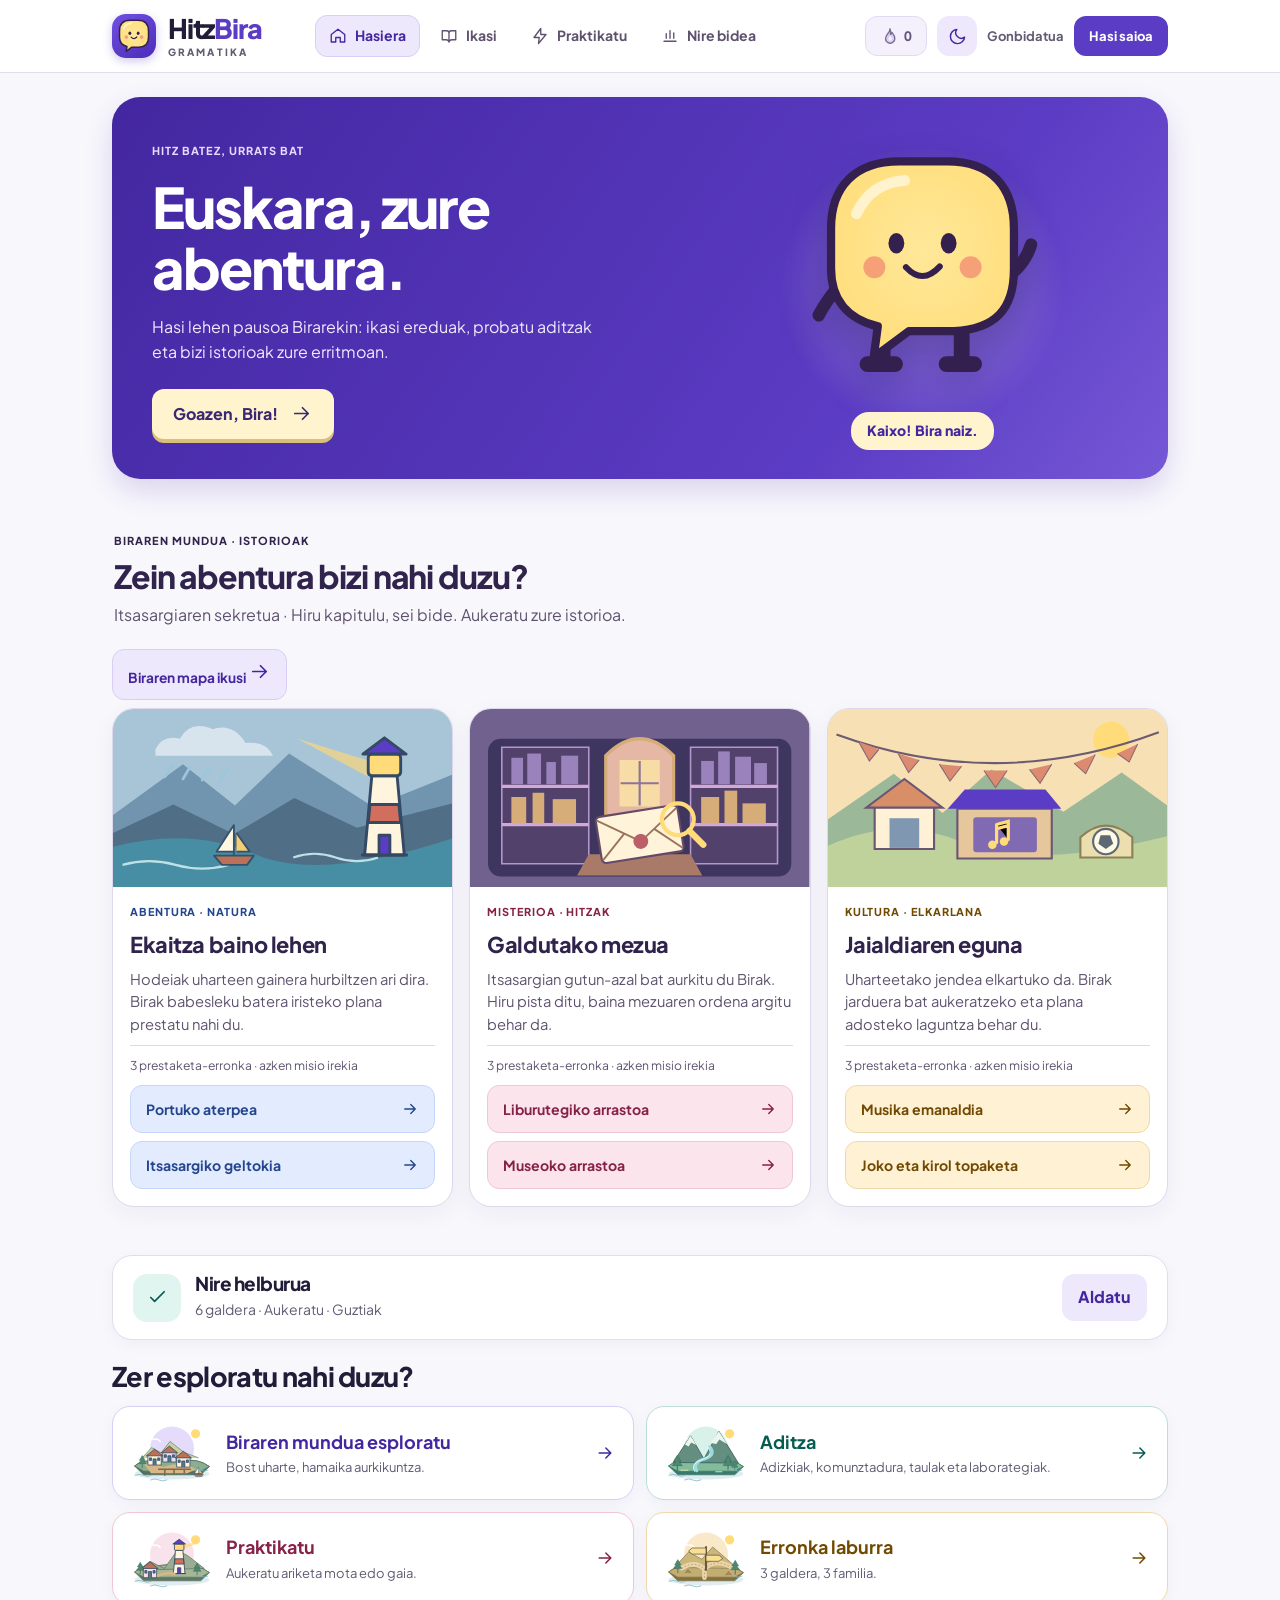
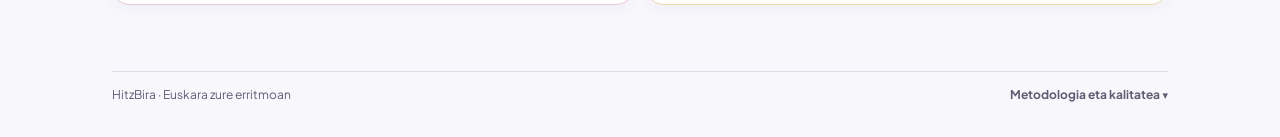
<file: index.html>
<!doctype html><html lang="eu"><head><meta charset="utf-8"><meta name="viewport" content="width=device-width,initial-scale=1"><meta name="robots" content="noindex"><meta name="theme-color" content="#5B3CC4"><title>HitzBira · Gramatika eta aditzak</title><meta name="hitzbira-version" content="2.1.0"><script>(function(){try{var t=localStorage.getItem("hitzbira-theme-v1");if(t==="dark"||(!t&&matchMedia("(prefers-color-scheme:dark)").matches))document.documentElement.dataset.theme="dark"}catch{}})()</script><link rel="preload" href="/fonts/plus-jakarta-sans-latin.woff2" as="font" type="font/woff2" crossorigin><link rel="manifest" href="/manifest.webmanifest"><link rel="icon" type="image/svg+xml" href="/favicon.svg?v=2.1.0"><link rel="alternate icon" href="/favicon.ico?v=2.1.0" sizes="any"><link rel="apple-touch-icon" href="/icons/apple-touch-icon.png?v=2.1.0"><meta name="apple-mobile-web-app-capable" content="yes"><link rel="stylesheet" href="/style.css?v=2.1.0"><link rel="stylesheet" href="/platform.css?v=2.1.0"><link rel="stylesheet" href="/aditzak/learning.css?v=2.1.0"><link rel="stylesheet" href="/world-design.css?v=2.1.0"><script defer src="/data.js?v=2.1.0"></script><script defer src="/pwa.js?v=2.1.0"></script></head><body class="hb-gold"><header class="hb-common-header"><div><a class="hb-brand-link" href="/" onclick="event.preventDefault();go(0)"><span class="logo" aria-hidden="true"><img src="/assets/bira/bira_logo_v02.svg?v=2.1.0" alt="" width="44" height="44" decoding="async"></span><span class="brand">Hitz<span class="brand-accent">Bira</span><small>GRAMATIKA</small></span></a><div id="nav-top" class="hb-top-nav" role="navigation" aria-label="Atal nagusiak"></div><div class="hb-account-bar" aria-label="Ikaslearen kontua"><div class="hb-streak-wrap"><button id="hb-streak-btn" type="button" class="alt hb-streak-btn" aria-expanded="false" aria-controls="hb-streak-pop" aria-label="Eguneroko bolada: 0 egun" title="Eguneroko bolada"><svg class="hb-flame-ico" viewBox="0 0 24 24" aria-hidden="true"><path class="fl-outer" d="M12.6 2.2c.3 3.2-1.9 5-3.2 6.8-1.4 1.9-2.4 3.5-2.4 5.7A5.8 5.8 0 0 0 12.8 20.5a5.9 5.9 0 0 0 5.9-6c0-3.3-2-5.8-3.3-7.4-.5 1.3-1.4 2-2.2 2.2.7-2.2.6-4.8-.6-7.1Z"/><path class="fl-core" d="M12.5 11.4c-.9 1.3-1.8 2.4-1.8 3.8a2.3 2.3 0 0 0 4.6 0c0-1.5-1.1-2.7-2.8-3.8Z"/></svg><span id="hb-streak-count">0</span></button><section id="hb-streak-pop" class="hb-streak-pop" role="region" aria-label="Eguneroko bolada" hidden><div class="hb-streak-head"><span class="hb-streak-badge" aria-hidden="true"><svg class="hb-flame-ico" viewBox="0 0 24 24"><path class="fl-outer" d="M12.6 2.2c.3 3.2-1.9 5-3.2 6.8-1.4 1.9-2.4 3.5-2.4 5.7A5.8 5.8 0 0 0 12.8 20.5a5.9 5.9 0 0 0 5.9-6c0-3.3-2-5.8-3.3-7.4-.5 1.3-1.4 2-2.2 2.2.7-2.2.6-4.8-.6-7.1Z"/><path class="fl-core" d="M12.5 11.4c-.9 1.3-1.8 2.4-1.8 3.8a2.3 2.3 0 0 0 4.6 0c0-1.5-1.1-2.7-2.8-3.8Z"/></svg></span><div><span class="catalog-kicker">EGUNEROKO BOLADA</span><strong id="hb-streak-summary">Piztu gaurko sua</strong><small id="hb-streak-best">Egun bakoitzeko ariketa bat nahikoa da.</small></div></div><div id="hb-streak-days" class="hb-streak-days" aria-label="Azken zazpi egunak"></div><p id="hb-streak-foot" class="hb-streak-foot">Atseden hartzen baduzu, bihar berriro piztu dezakezu.</p></section></div><button id="hb-theme-toggle" type="button" class="alt hb-theme-btn" aria-label="Modu iluna aldatu" title="Modu iluna / argia"></button><div class="hb-account-meta"><strong id="hb-account-name">Gonbidatua</strong><span id="hb-sync-status" role="status" hidden></span></div><button id="hb-show-login" type="button">Hasi saioa</button><button class="alt" id="hb-sign-out" type="button" hidden>Saioa itxi</button></div></div></header><section id="hb-login" aria-label="Ikasleen sarbidea" role="dialog" aria-modal="true" hidden><div class="hb-login-card"><button id="hb-login-close" type="button" class="alt" aria-label="Itxi">×</button><div class="hb-login-brand"><span>HITZ<span>BIRA</span> · GRAMATIKA</span><div class="hb-login-bira"><img class="bira-art bira-hello" src="/assets/bira/bira_00_ongietorria_v02.svg" alt="" width="400" height="400" decoding="async" aria-hidden="true"></div><h1>Ongi etorri!</h1><p>Euskara, zure abentura.</p></div><form id="hb-login-form"><label for="hb-username">Erabiltzaile-izena</label><input id="hb-username" name="identifier" type="text" autocomplete="username" autocapitalize="none" spellcheck="false" placeholder="Zure erabiltzaile-izena" maxlength="24" required><label for="hb-password">Pasahitza</label><input id="hb-password" name="password" type="password" autocomplete="current-password" placeholder="Zure pasahitza" required><button id="hb-login-submit" type="submit">Sartu</button><p id="hb-login-message" role="status" aria-live="polite"></p></form></div></section><main id="app"><p>Gramatika bankua kargatzen…</p></main><footer class="hb-site-footer"><div class="hb-footer-inner"><span>HitzBira · Euskara zure erritmoan</span><details><summary>Metodologia eta kalitatea</summary><p>Integrazio-pilotua (2.1). Edukiak eta azalpen didaktikoak berrikuspen akademikoaren zain daude; jardun-adierazleek ez dute hizkuntza-maila ofizialik ziurtatzen. Erantzun ireki ezezagunak alderatzeko dira, ez arau-akats automatikoak. Kontuarekin jarduna Supabasen sinkronizatzen da; gonbidatuarena gailu honetan gordetzen da. Aditz-erreferentzia: <a href="https://www.euskaltzaindia.eus/dok/euskera/49561.pdf" target="_blank" rel="noopener">Euskaltzaindia · Aditz laguntzaile batua</a>.</p></details></div></footer><nav aria-label="Atal nagusiak"><div id="nav"></div></nav><noscript>JavaScript beharrezkoa da.</noscript></body></html>
</file>
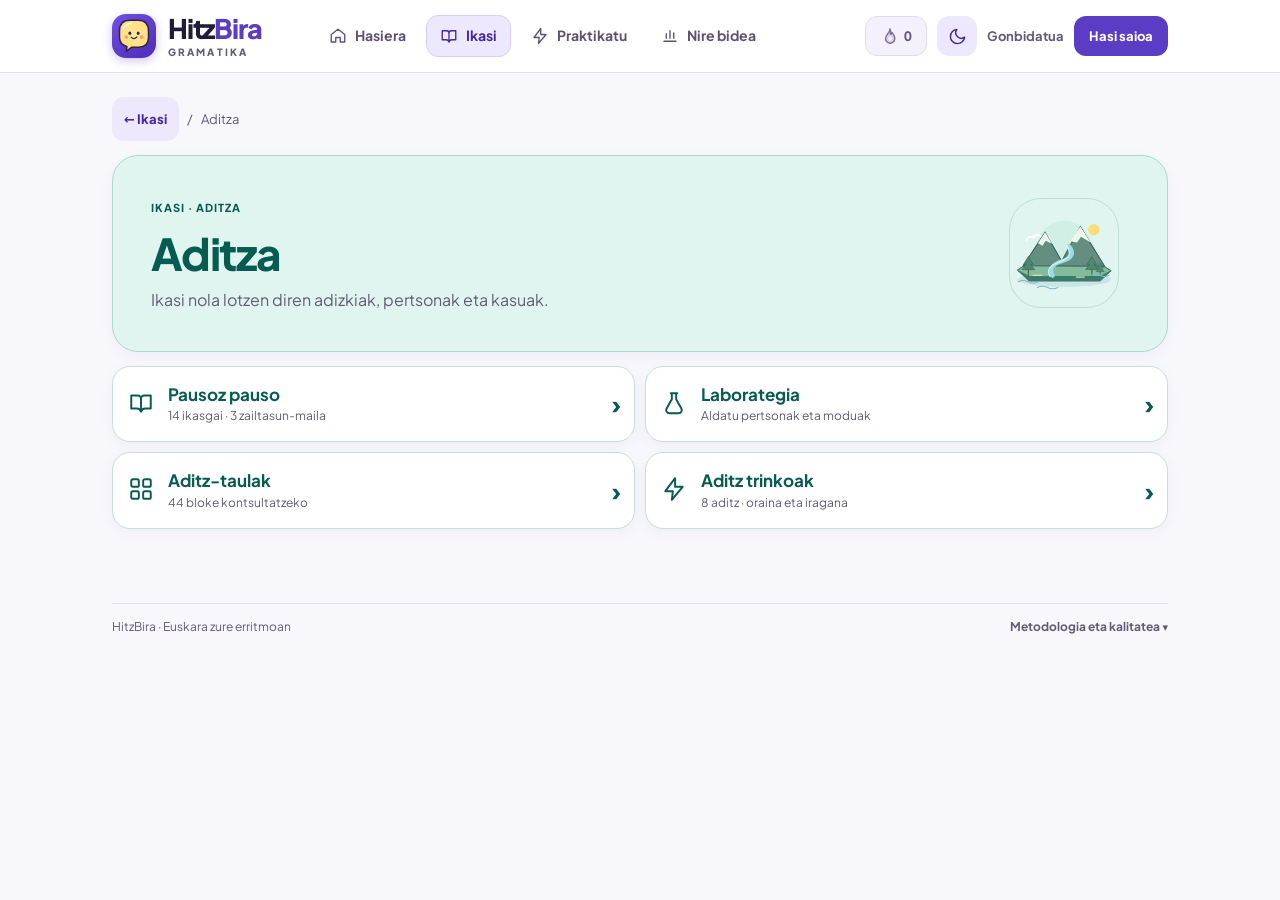
<file: aditzak/index.html>
<!doctype html><html lang="eu"><meta charset="utf-8"><meta name="viewport" content="width=device-width,initial-scale=1"><title>HitzBira · Aditza</title><script>const p=new URLSearchParams(location.search),t=p.get("atala")||"study",s=p.get("ikasi")||"overview";location.replace("/?aditzak="+encodeURIComponent(t)+"&ikasi="+encodeURIComponent(s));</script><body><a href="/?aditzak=study">HitzBira · Aditza</a></body></html>
</file>
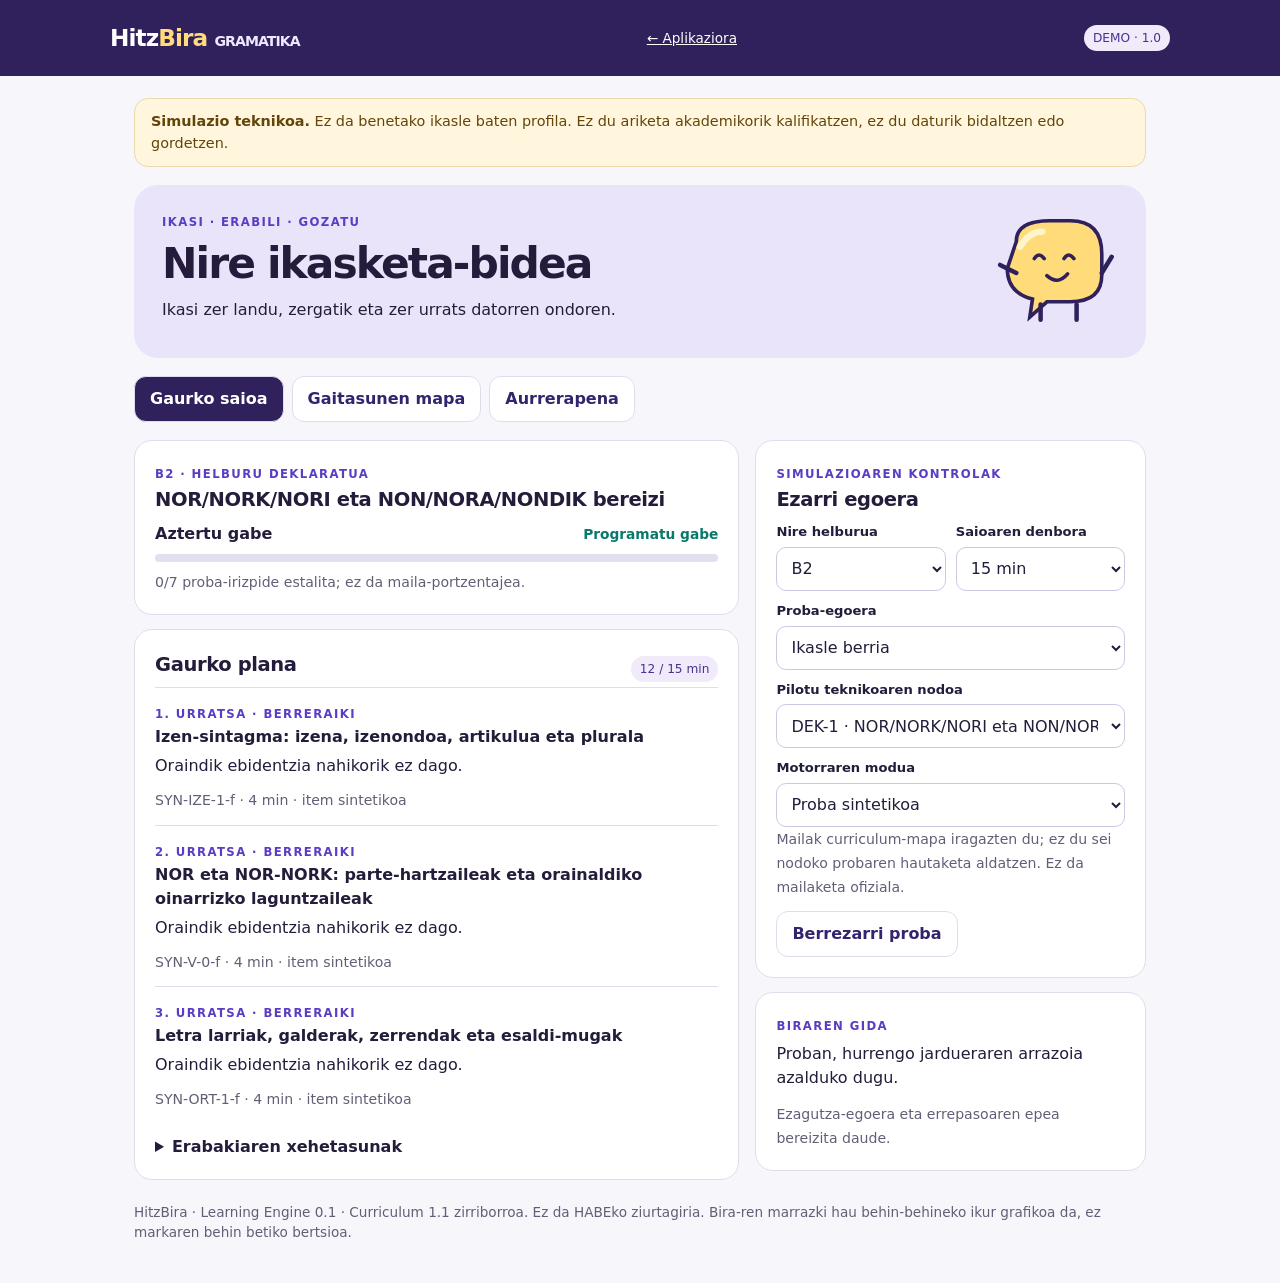
<file: journey-preview/index.html>
<!doctype html><html lang="eu"><head><meta charset="utf-8"><meta name="viewport" content="width=device-width,initial-scale=1"><meta name="robots" content="noindex"><meta name="theme-color" content="#5b3cc4"><title>HitzBira · Nire bidea — simulazioa</title><style>
:root{font:16px/1.5 system-ui,sans-serif;color:#241c3a;background:#f7f6fb;--purple:#5b3cc4;--muted:#655d76;--line:#e1dcec;--teal:#08796c}*{box-sizing:border-box}body{margin:0}button,select{font:inherit}button,a,select{min-height:44px}button{cursor:pointer;background:white;color:#34236d;border:1px solid var(--line);border-radius:12px;padding:10px 15px;font-weight:650}button.primary{background:var(--purple);color:white;border-color:var(--purple)}button:disabled{opacity:.5;cursor:default}button:focus-visible,a:focus-visible,select:focus-visible{outline:3px solid #b16a05;outline-offset:3px}header{background:#30205b;color:white;padding:16px 24px}header>div{max-width:1060px;margin:auto;display:flex;justify-content:space-between;align-items:center;gap:12px}header a{color:white;display:flex;align-items:center;font-size:.85rem}header strong{font-size:1.45rem;letter-spacing:-.04em}header strong span{color:#ffdc79}main{max-width:1060px;margin:auto;padding:22px 24px 40px}.notice{background:#fff6dd;color:#634509;border:1px solid #e9d9ac;border-radius:14px;padding:12px 16px;font-size:.9rem;margin-bottom:18px}.hero{background:#eae4fb;border-radius:24px;padding:24px 28px;display:grid;grid-template-columns:1fr auto;align-items:center;gap:20px}.kicker{font-size:.73rem;letter-spacing:.12em;text-transform:uppercase;color:#5b3cc4;font-weight:750}h1{font-size:clamp(1.85rem,4vw,2.65rem);line-height:1.1;margin:8px 0 10px;letter-spacing:-.045em}h2{font-size:1.22rem;margin:0 0 8px;letter-spacing:-.02em}h3{font-size:1rem;margin:0 0 5px}p{margin:5px 0 12px}.muted,small{color:var(--muted);font-size:.88rem}.hero svg{width:126px;height:auto}.tabs{display:flex;gap:8px;flex-wrap:wrap;margin:18px 0}.tabs button[aria-current=page]{background:#30205b;color:#fff}.layout{display:grid;grid-template-columns:minmax(0,1.55fr) minmax(0,1fr);gap:16px}.card{background:white;border:1px solid var(--line);border-radius:18px;padding:20px;min-width:0}.stack{display:grid;gap:14px;align-content:start}.row{display:flex;gap:10px;align-items:center;justify-content:space-between;flex-wrap:wrap}.field{display:grid;gap:5px;flex:1;min-width:130px}.field label{font-size:.82rem;font-weight:650}select{width:100%;border:1px solid #cfc7e1;background:#fff;color:#241c3a;padding:8px 10px;border-radius:10px}.task{border-top:1px solid var(--line);padding:13px 0}.task:last-child{padding-bottom:0}.task small{display:block}.status{font-weight:650;color:#08796c;font-size:.86rem}.status.pending{color:#805409}.stats{display:grid;grid-template-columns:repeat(3,minmax(0,1fr));gap:8px}.stat{background:#f3f0fa;border-radius:12px;padding:10px}.stat strong{display:block;font-size:1.5rem}.map{display:grid;gap:8px}.map .row{padding:10px 12px;border-radius:10px;background:#f6f4fb}.meter{height:8px;background:#e4dfef;border-radius:8px;overflow:hidden;margin:8px 0}.meter>span{height:100%;display:block;background:var(--teal)}.actions{display:flex;flex-wrap:wrap;gap:8px;margin-top:12px}.list{margin:8px 0;padding-left:20px}details{margin-top:12px}summary{cursor:pointer;font-weight:650}.pill{padding:4px 9px;border-radius:20px;font-size:.76rem;background:#f1eafa;color:#49328e}.levels{display:grid;grid-template-columns:repeat(6,minmax(0,1fr));gap:6px}.level{padding:10px 4px;text-align:center;background:#f0eef7;border-radius:10px}.level strong,.level small{display:block}.level.priority{background:#eee6ff;border:1px solid #b8a4ea}.sr{position:absolute;width:1px;height:1px;overflow:hidden;clip:rect(0,0,0,0)}footer{margin:22px 0 0;font-size:.85rem;color:var(--muted)}[hidden]{display:none!important}@media(max-width:720px){main{padding:14px 14px 30px}.layout{grid-template-columns:1fr}.hero{padding:18px;grid-template-columns:1fr 76px;gap:8px}.hero svg{width:76px}.card{padding:16px}.levels{grid-template-columns:repeat(3,minmax(0,1fr))}header{padding:10px 14px}.stats{grid-template-columns:repeat(3,minmax(0,1fr))}.stat{padding:8px}.tabs button{flex:1 1 28%;padding:9px 6px;font-size:.85rem}}
</style></head><body><header><div><strong>Hitz<span>Bira</span> <small style="color:#efe7ff">GRAMATIKA</small></strong><a href="/" id="return" hidden>← Aplikaziora</a><span class="pill">DEMO · 1.0</span></div></header><main><div class="notice" role="note"><strong>Simulazio teknikoa.</strong> Ez da benetako ikasle baten profila. Ez du ariketa akademikorik kalifikatzen, ez du daturik bidaltzen edo gordetzen.</div><section class="hero"><div><span class="kicker">IKASI · ERABILI · GOZATU</span><h1>Nire ikasketa-bidea</h1><p>Ikasi zer landu, zergatik eta zer urrats datorren ondoren.</p></div><svg viewBox="0 0 140 136" aria-hidden="true"><path d="M27 35Q27 12 64 12h23q35 0 35 37v23q0 30-35 30H61L42 119l3-20Q17 92 17 65z" fill="#ffdc79" stroke="#30205b" stroke-width="4"/><path d="M27 70 9 61m113 9 11-18M54 105v17m40-17v17" stroke="#30205b" stroke-width="5" stroke-linecap="round"/><path d="M47 54q5-8 11 0m22 0q5-8 11 0M61 73q12 11 23-2" fill="none" stroke="#30205b" stroke-width="4" stroke-linecap="round"/><path d="M31 41q10-17 25-17" fill="none" stroke="#fff5cc" stroke-width="7" stroke-linecap="round"/></svg></section><nav class="tabs" aria-label="Ibilbidearen atalak"><button data-tab="today" aria-current="page">Gaurko saioa</button><button data-tab="map">Gaitasunen mapa</button><button data-tab="progress">Aurrerapena</button></nav><div class="layout"><div id="mainpanel" class="stack" aria-live="polite"></div><aside class="stack"><section class="card"><span class="kicker">SIMULAZIOAREN KONTROLAK</span><h2>Ezarri egoera</h2><div class="row"><div class="field"><label for="goal">Nire helburua</label><select id="goal"><option>B2</option><option>C1</option><option>A1</option><option>A2</option><option>B1</option><option>C2</option></select></div><div class="field"><label for="minutes">Saioaren denbora</label><select id="minutes"><option value="10">10 min</option><option value="15" selected>15 min</option><option value="30">30 min</option></select></div></div><div class="field" style="margin-top:10px"><label for="scenario">Proba-egoera</label><select id="scenario"></select></div><div class="field" style="margin-top:10px"><label for="focus">Pilotu teknikoaren nodoa</label><select id="focus"></select></div><div class="field" style="margin-top:10px"><label for="mode">Motorraren modua</label><select id="mode"><option value="simulation">Proba sintetikoa</option><option value="closed">Itxita · benetako itemik ez</option></select></div><small>Mailak curriculum-mapa iragazten du; ez du sei nodoko probaren hautaketa aldatzen. Ez da mailaketa ofiziala.</small><div class="actions"><button id="reset">Berrezarri proba</button></div></section><section class="card"><span class="kicker">BIRAREN GIDA</span><p id="bira-msg" role="status"></p><small>Ezagutza-egoera eta errepasoaren epea bereizita daude.</small></section></aside></div><footer>HitzBira · Learning Engine 0.1 · Curriculum 1.1 zirriborroa. Ez da HABEko ziurtagiria. Bira-ren marrazki hau behin-behineko ikur grafikoa da, ez markaren behin betiko bertsioa.</footer></main><script type="module">
// Pure, offline, synthetic-only implementation of HB-ADAPT-001. No learner API.
const POLICY = Object.freeze({version:'HB-ADAPT-001:0.1.0-pilot.1',intervals:[1,3,7,14,30],minProductive:2,minRetentionHours:24,minMaintainedDays:7,maxObjectives:3});
const DAY=86400000;
const outcomes=new Set(['success','partial','failure','not_observed','unscorable']);
const kinds=new Set(['recognition','contrast','production','reconstruction','transfer','retrieval']);
const productive=new Set(['production','reconstruction','transfer','retrieval']);
const accepted=new Set(['ALDAERA_ONARGARRIA','HAUTU_ESTILISTIKOA']);
const errors=new Set(['ARAU_AKATSA','ERABILERA_DESDOITUA','AHULTASUN_DISKURTSIBOA']);
const allTaxonomy=new Set([...accepted,...errors,'FROGA_ESKASA']);
const stamp=s=>{const n=Date.parse(s);if(!Number.isFinite(n))throw Error('invalid_timestamp');return n};
const addDays=(n,d)=>new Date(n+d*DAY).toISOString();
const nonempty=x=>typeof x==='string'&&x.length>0;
const uniq=a=>[...new Set(a)];
const sortEvents=(a,b)=>stamp(a.at)-stamp(b.at)||a.id.localeCompare(b.id);
function eligible(item,node,mode){
 if(!item||!node||!node.version||!node.targets?.length||!item.targets?.length)return false;
 if(item.node!==node.code||item.nodeVersion!==node.version||item.contractVersion!==node.contractVersion||!item.targets.every(t=>node.targets.includes(t)))return false;
 if(!['eu'].includes(item.language)||item.audience!=='adult'||!item.rubricVersion||!item.version||!item.context||!item.template||!item.stimulus||!item.exposureFamily||!kinds.has(item.kind)||!Number.isFinite(item.minutes)||item.minutes<=0)return false;
 // No production path is implemented. Even an apparently approved real item is refused.
 return mode==='simulation'&&item.synthetic===true&&item.status==='synthetic_fixture'&&item.rubricStatus==='synthetic_fixture';
}
function project({node,items,events,learnerId,now,mode='closed'}){
 const tNow=stamp(now);const byItem=new Map(items.map(i=>[i.id,i]));
 const identities=new Map();
 for(const e of events){
  if(e.learnerId!==learnerId)throw Error('cross_learner_event');
  if(!nonempty(e.id))throw Error('missing_event_id');
  if(identities.has(e.id)&&JSON.stringify(identities.get(e.id))!==JSON.stringify(e))throw Error('event_id_conflict');
  identities.set(e.id,e);
 }
 const ordered=[...identities.values()].filter(e=>e.node===node.code&&e.nodeVersion===node.version&&e.contractVersion===node.contractVersion&&stamp(e.at)<=tNow).sort(sortEvents);
 // Revisions: exact previous event, same assigned item/session/time. No cross-target correction.
 const superseded=new Set();const prior=new Map();
 for(const e of ordered){
  if(e.supersedes){const old=prior.get(e.supersedes);if(!old||superseded.has(old.id)||old.itemId!==e.itemId||old.itemVersion!==e.itemVersion||old.session!==e.session||stamp(old.at)!==stamp(e.at))throw Error('invalid_supersession');superseded.add(old.id);}
  prior.set(e.id,e);
 }
 const active=ordered.filter(e=>!superseded.has(e.id));
 const seen=new Set(),templates=new Set(),exposureFamilies=new Set(),coverage=new Set(),successes=[],repair=new Map(),usedReviewSessions=new Set(),observations=[];
 let state='Aztertu gabe',autonomyAt=null,autonomySession=null,retained24=false,retainedSession=null,retainedTargets=new Set(),maintained=false,lastExposure=null,step=0,due=null,observed=false,assisted=false;
 for(const e of active){
  const item=byItem.get(e.itemId);
  if(!eligible(item,node,mode)||e.itemVersion!==item.version||e.rubricVersion!==item.rubricVersion||!nonempty(e.session)||!nonempty(e.evaluatorVersion)||!Number.isInteger(e.hintLevel)||e.hintLevel<0||e.hintLevel>5||typeof e.answerRevealed!=='boolean'||typeof e.firstAttempt!=='boolean'||!Array.isArray(e.results))continue;
  const targets=e.results.map(r=>r.target);
  if(!targets.length||uniq(targets).length!==targets.length||targets.some(x=>!item.targets.includes(x))||e.results.some(r=>!outcomes.has(r.result)||(r.taxonomy&&!allTaxonomy.has(r.taxonomy))))throw Error('invalid_observation');
  const time=stamp(e.at);const preceding=lastExposure;
  const clean=e.firstAttempt&&!e.answerRevealed&&e.hintLevel===0&&!seen.has(item.stimulus)&&!templates.has(item.template)&&!exposureFamilies.has(item.exposureFamily);
  seen.add(item.stimulus);templates.add(item.template);exposureFamilies.add(item.exposureFamily);lastExposure=time;
  const valid=e.results.filter(r=>!['not_observed','unscorable'].includes(r.result)&&r.taxonomy!=='FROGA_ESKASA'&&!(r.result==='failure'&&accepted.has(r.taxonomy)));
  const positive=valid.filter(r=>r.result==='success');
  const negative=valid.filter(r=>r.result==='failure'&&r.critical===true&&errors.has(r.taxonomy));
  if(valid.length)observed=true;
  if(positive.length&&!clean)assisted=true;
  const wasAutonomous=autonomyAt!==null;
  if(clean&&productive.has(item.kind)){
   for(const r of negative){const a=repair.get(r.target)||new Set();a.add(item.context);repair.set(r.target,a);if(a.size>=2){coverage.delete(r.target);autonomyAt=null;autonomySession=null;maintained=false;retained24=false;retainedSession=null;retainedTargets=new Set();successes.length=0;step=0;due=addDays(time,1);}}
   for(const r of positive){coverage.add(r.target);repair.delete(r.target);}
   if(positive.length&&valid.every(r=>r.result==='success'))successes.push({id:e.id,context:item.context,template:item.template,kind:item.kind,session:e.session,at:time,targets:positive.map(r=>r.target)});
  }
  const confirmed=[...repair].filter(([,s])=>s.size>=2).map(([x])=>x);
  if(autonomyAt===null&&!confirmed.length&&node.targets.length&&node.targets.every(x=>coverage.has(x))&&successes.length>=POLICY.minProductive&&uniq(successes.map(x=>x.context)).length>=2&&uniq(successes.map(x=>x.template)).length>=2&&successes.some(x=>x.kind==='transfer')){
   autonomyAt=time;autonomySession=e.session;due=addDays(time,1);step=0;
  }
  if(wasAutonomous&&autonomyAt!==null&&item.kind==='retrieval'&&clean&&positive.length&&valid.every(r=>r.result==='success')&&preceding!==null&&time-preceding>=POLICY.minRetentionHours*3600000&&e.session!==autonomySession&&!usedReviewSessions.has(e.session)){
   usedReviewSessions.add(e.session);for(const r of positive)retainedTargets.add(r.target);
   if(!retained24){retained24=true;retainedSession=e.session;}
   else if(e.session!==retainedSession&&time-autonomyAt>=POLICY.minMaintainedDays*DAY&&node.targets.every(x=>retainedTargets.has(x)))maintained=true;
   step=Math.min(step+1,POLICY.intervals.length-1);due=addDays(time,POLICY.intervals[step]);
  }else if(autonomyAt!==null&&item.kind==='retrieval'&&valid.some(r=>r.result==='failure')){due=addDays(time,1);step=0;}
  observations.push({id:e.id,clean,productive:productive.has(item.kind),validResults:valid.length});
 }
 const confirmed=[...repair].filter(([,s])=>s.size>=2).map(([x])=>x);
 state=autonomyAt!==null?(maintained?'Finkatua':'Autonomoa'):coverage.size?'Sendotzen':observed?'Ikasten':'Aztertu gabe';
 return {node:node.code,learnerId,policyVersion:POLICY.version,nodeVersion:node.version,state,coverage:[...coverage].sort(),targetCount:node.targets.length,autonomyAt:autonomyAt===null?null:new Date(autonomyAt).toISOString(),retained24,maintained,reviewDue:due,reviewStatus:due?(stamp(due)<=tNow?'Berrikusteko':'Eguneratuta'):'Programatu gabe',intervalStep:step,confirmedRepair:confirmed,contradictions:[...repair.keys()],observations,seen:[...seen],templates:[...templates],exposureFamilies:[...exposureFamilies],assisted};
}
function plan({catalog,events=[],learnerId,now,goals=[],minutes=15,mode='closed',modalities=['written','oral'],diagnostic=false}){
 if(!nonempty(learnerId)||!Number.isFinite(minutes)||minutes<=0)throw Error('invalid_session');
 if(goals.some(g=>!catalog.nodes.some(n=>n.code===g)))throw Error('unknown_goal');
 const requested=catalog.nodes.filter(n=>goals.length?goals.includes(n.code):catalog.pilotScope.includes(n.code));
 const states=requested.map(n=>project({node:n,items:catalog.items,events,learnerId,now,mode}));
 const getState=n=>{let s=states.find(x=>x.node===n.code);if(!s){s=project({node:n,items:catalog.items,events,learnerId,now,mode});states.push(s);}return s;};
 const nodes=[...requested], gateReasons=new Map(), blocked=new Set();
 // Explicit synthetic-only gate fixtures, NOT curriculum's pending candidate gates.
 if(mode==='simulation')for(const g of catalog.simulationGates||[]){
   if(g.synthetic!==true||!requested.some(n=>n.code===g.target))continue;
   const pre=catalog.nodes.find(n=>n.code===g.prerequisite);
   if(!pre||!pre.targets.includes(g.requiredTarget)||g.target===g.prerequisite)throw Error('invalid_simulation_gate');
   const ps=getState(pre);
   if(!ps.coverage.includes(g.requiredTarget)||ps.confirmedRepair.includes(g.requiredTarget)){
     blocked.add(g.target);if(!nodes.some(n=>n.code===pre.code))nodes.push(pre);
     const reason=ps.confirmedRepair.includes(g.requiredTarget)?'PREREQUISITE_REPAIR':'PREREQUISITE_DIAGNOSTIC';
     const prev=gateReasons.get(pre.code);if(prev&&prev.requiredTarget!==g.requiredTarget)throw Error('multiple_simulation_gate_targets_not_supported');
     gateReasons.set(pre.code,{reason,requiredTarget:g.requiredTarget});
   }
 }
 const jobs=[];const gaps=[];
 for(const n of nodes){const s=getState(n);if(blocked.has(n.code)){gaps.push({node:n.code,reason:'SYNTHETIC_PREREQUISITE_PENDING'});continue;}const gate=gateReasons.get(n.code);const approved=catalog.items.filter(i=>eligible(i,n,mode)&&modalities.includes(i.modality)&&!s.seen.includes(i.stimulus)&&!s.templates.includes(i.template)&&!s.exposureFamilies.includes(i.exposureFamily));
  if(!approved.length){gaps.push({node:n.code,reason:'CONTENT_PENDING'});continue;}
  let priority=3,reason='NEXT_OBJECTIVE',desired=['production','reconstruction','recognition','contrast'];
  if(gate){priority=0;reason=gate.reason;desired=gate.reason==='PREREQUISITE_REPAIR'?['contrast','reconstruction','production']:['reconstruction','production','recognition','contrast'];}
  else if(s.confirmedRepair.length){priority=0;reason='REPAIR_CONFIRMED';desired=['contrast','reconstruction','production'];}
  else if(s.contradictions.length){priority=0;reason='VERIFY_CONTRADICTION';desired=['reconstruction','production'];}
  else if(s.reviewStatus==='Berrikusteko'){priority=1;reason='REVIEW_DUE';desired=['retrieval'];}
  else if(s.state==='Sendotzen'){priority=4;reason='TRANSFER_OR_CONSOLIDATE';desired=['transfer','production','reconstruction'];}
  else if(['Autonomoa','Finkatua'].includes(s.state)){continue;}
  else if(diagnostic){priority=2;reason='DIAGNOSTIC';desired=['reconstruction','production','recognition','contrast'];}
  const targetSet=gate?[gate.requiredTarget]:s.confirmedRepair.length?s.confirmedRepair:s.contradictions.length?s.contradictions:n.targets.filter(t=>!s.coverage.includes(t));
  const i=approved.filter(i=>desired.includes(i.kind)&&(!['REPAIR_CONFIRMED','VERIFY_CONTRADICTION','PREREQUISITE_REPAIR','PREREQUISITE_DIAGNOSTIC'].includes(reason)||i.targets.some(t=>targetSet.includes(t)))).sort((a,b)=>desired.indexOf(a.kind)-desired.indexOf(b.kind)||(b.targets.filter(t=>targetSet.includes(t)).length-a.targets.filter(t=>targetSet.includes(t)).length)||a.id.localeCompare(b.id))[0];
  if(!i){gaps.push({node:n.code,reason:'TASK_TYPE_PENDING'});continue;}
  jobs.push({node:n.code,order:n.order,priority,reason,itemId:i.id,itemVersion:i.version,minutes:i.minutes,kind:i.kind,reviewDue:s.reviewDue});
 }
 jobs.sort((a,b)=>a.priority-b.priority||(a.priority===1?String(a.reviewDue).localeCompare(String(b.reviewDue)):0)||a.order-b.order||a.itemId.localeCompare(b.itemId));
 const picked=[];let used=0;const take=j=>{if(j&&!picked.includes(j)&&picked.length<POLICY.maxObjectives&&used+j.minutes<=minutes){picked.push(j);used+=j.minutes;}};
 // Critical repairs first; reserve novelty if feasible before filling review backlog.
 for(const j of jobs.filter(x=>x.priority===0))take(j);
 const novelty=jobs.find(x=>x.priority===2||x.priority===3);const review=jobs.find(x=>x.priority===1);
 if(review&&novelty&&used+review.minutes+novelty.minutes<=minutes&&picked.length<=POLICY.maxObjectives-2){take(review);take(novelty);}else {take(review);take(novelty);}
 for(const j of jobs)take(j);
 return {mode,policyVersion:POLICY.version,goals,minutesUsed:used,activities:picked,states,gaps,status:picked.length?'PLAN_READY':gaps.length?'CONTENT_PENDING':'UP_TO_DATE',runtimeGatesEnabled:false};
}

const BASE={"policyVersion":"HB-ADAPT-001:0.1.0-pilot.1","curriculumVersion":"1.1.0-draft.1","nodes":[{"code":"IZE-1","order":1,"title":"Izen-sintagma: izena, izenondoa, artikulua eta plurala","version":"demo:IZE-1","contractVersion":"HB-EVID-001:0.1.0","targets":["HB-EVID-001:IZE-1.01:noun_adjective","HB-EVID-001:IZE-1.02:singular","HB-EVID-001:IZE-1.02:plural","HB-EVID-001:IZE-1.03:determiner_end"],"requires":[],"retrieves":[],"academicStatus":"review","runtimeEnabled":false},{"code":"V-0","order":2,"title":"NOR eta NOR-NORK: parte-hartzaileak eta orainaldiko oinarrizko laguntzaileak","version":"demo:V-0","contractVersion":"HB-EVID-001:0.1.0","targets":["HB-EVID-001:V-0.01:identify_nor","HB-EVID-001:V-0.01:identify_nor_nork","HB-EVID-001:V-0.02:present_nor","HB-EVID-001:V-0.02:present_nor_nork","HB-EVID-001:V-0.03:participant_change","HB-EVID-001:V-0.03:number_change"],"requires":[],"retrieves":[],"academicStatus":"review","runtimeEnabled":false},{"code":"ORT-1","order":3,"title":"Letra larriak, galderak, zerrendak eta esaldi-mugak","version":"demo:ORT-1","contractVersion":"HB-EVID-001:0.1.0","targets":["HB-EVID-001:ORT-1.01:sentence_limits","HB-EVID-001:ORT-1.02:initial_capital","HB-EVID-001:ORT-1.02:proper_name","HB-EVID-001:ORT-1.03:question","HB-EVID-001:ORT-1.03:list"],"requires":[],"retrieves":["JOS-1"],"academicStatus":"review","runtimeEnabled":false},{"code":"DEK-1","order":4,"title":"NOR/NORK/NORI eta NON/NORA/NONDIK bereizi","version":"demo:DEK-1","contractVersion":"HB-EVID-001:0.1.0","targets":["HB-EVID-001:DEK-1.01:nor","HB-EVID-001:DEK-1.01:nork","HB-EVID-001:DEK-1.01:nori","HB-EVID-001:DEK-1.02:non","HB-EVID-001:DEK-1.02:nora","HB-EVID-001:DEK-1.02:nondik","HB-EVID-001:DEK-1.03:role_preservation"],"requires":["IZE-1"],"retrieves":["IZE-1"],"academicStatus":"review","runtimeEnabled":false},{"code":"JOS-1","order":5,"title":"Baiezkoak, ezezkoak eta galdera sinpleak","version":"demo:JOS-1","contractVersion":"HB-EVID-001:0.1.0","targets":["HB-EVID-001:JOS-1.01:affirmation","HB-EVID-001:JOS-1.02:negation","HB-EVID-001:JOS-1.03:question","HB-EVID-001:JOS-1.03:focus_preservation"],"requires":["V-0","IZE-1"],"retrieves":[],"academicStatus":"review","runtimeEnabled":false},{"code":"ADI-1","order":6,"title":"-tzea/-tea eta -tzen/-ten aditz arruntetan","version":"demo:ADI-1","contractVersion":"HB-EVID-001:0.1.0","targets":["HB-EVID-001:ADI-1.01:base_te","HB-EVID-001:ADI-1.01:base_tze","HB-EVID-001:ADI-1.02:tea","HB-EVID-001:ADI-1.02:tzea","HB-EVID-001:ADI-1.03:ten_ari","HB-EVID-001:ADI-1.03:tzen_ari","HB-EVID-001:ADI-1.03:function_contrast"],"requires":["V-0"],"retrieves":["IZE-1"],"academicStatus":"review","runtimeEnabled":false},{"code":"ERR-1","order":7,"title":"Parte-hartzaileak, kasuak eta laguntzailea: etorri, ekarri, eman, gustatu","version":"demo:ERR-1","contractVersion":null,"targets":[],"requires":["V-0","DEK-1"],"retrieves":["DEK-1"],"academicStatus":"review","runtimeEnabled":false},{"code":"MOD-1","order":8,"title":"Nahimena, beharra, aukera, ezintasuna eta ari izan","version":"demo:MOD-1","contractVersion":null,"targets":[],"requires":["V-0","ADI-1"],"retrieves":["ERR-1"],"academicStatus":"review","runtimeEnabled":false},{"code":"KOP-1","order":9,"title":"Baino, bezain, adina: maila, berdintasuna eta kopurua","version":"demo:KOP-1","contractVersion":null,"targets":[],"requires":["IZE-1","V-0"],"retrieves":["IZE-1"],"academicStatus":"review","runtimeEnabled":false},{"code":"POS-1","order":10,"title":"Ondoan, buruz, gabe: lekua, gaia eta gabezia","version":"demo:POS-1","contractVersion":null,"targets":[],"requires":["DEK-1","IZE-1"],"retrieves":["DEK-1"],"academicStatus":"review","runtimeEnabled":false},{"code":"OSA-1","order":11,"title":"-(e)la baieztapena eta -(e)n zehar-galdera","version":"demo:OSA-1","contractVersion":null,"targets":[],"requires":["V-0","JOS-1"],"retrieves":["JOS-1"],"academicStatus":"review","runtimeEnabled":false},{"code":"ERL-1","order":12,"title":"-(e)n bidez pertsonak eta objektuak identifikatu","version":"demo:ERL-1","contractVersion":null,"targets":[],"requires":["V-0","IZE-1"],"retrieves":["DEK-1"],"academicStatus":"review","runtimeEnabled":false},{"code":"DEN-1","order":13,"title":"Baino lehen, ondoren eta -enean bidez gertakariak ordenatu","version":"demo:DEN-1","contractVersion":null,"targets":[],"requires":["V-0"],"retrieves":["JOS-1"],"academicStatus":"review","runtimeEnabled":false},{"code":"KAU-1","order":14,"title":"-(e)lako bidez arrazoia adierazi","version":"demo:KAU-1","contractVersion":null,"targets":[],"requires":["V-0"],"retrieves":["JOS-1"],"academicStatus":"review","runtimeEnabled":false},{"code":"LOK-1","order":15,"title":"Eta, edo, ala, baina: juntadura eta kontrastea","version":"demo:LOK-1","contractVersion":null,"targets":[],"requires":["JOS-1"],"retrieves":["JOS-1"],"academicStatus":"review","runtimeEnabled":false},{"code":"HEL-1","order":16,"title":"-teko eta -tzera: helburua eta jardueraren norabidea","version":"demo:HEL-1","contractVersion":null,"targets":[],"requires":["ADI-1","V-0"],"retrieves":["DEK-1"],"academicStatus":"review","runtimeEnabled":false},{"code":"BAL-1","order":17,"title":"Ba- bidez baldintza irekia eta ezezkoa","version":"demo:BAL-1","contractVersion":null,"targets":[],"requires":["V-0","JOS-1"],"retrieves":["JOS-1"],"academicStatus":"review","runtimeEnabled":false},{"code":"KON-1","order":18,"title":"Arren: emaitza eragozten ez duen oztopoa antzeman","version":"demo:KON-1","contractVersion":null,"targets":[],"requires":["V-0","KAU-1"],"retrieves":["KAU-1"],"academicStatus":"review","runtimeEnabled":false},{"code":"OND-1","order":19,"title":"Beraz: ondorioa eta arrazoia bereizi","version":"demo:OND-1","contractVersion":null,"targets":[],"requires":["KAU-1","LOK-1"],"retrieves":["KAU-1"],"academicStatus":"review","runtimeEnabled":false},{"code":"IZE-2","order":20,"title":"Erakusleak, zenbatzaileak, genitiboak eta amaierako kasu-marka","version":"demo:IZE-2","contractVersion":null,"targets":[],"requires":["IZE-1","DEK-1"],"retrieves":["DEK-1"],"academicStatus":"review","runtimeEnabled":false},{"code":"DEK-2","order":21,"title":"Mugatua/mugagabea, genitiboa, soziatiboa eta partitiboa","version":"demo:DEK-2","contractVersion":null,"targets":[],"requires":["DEK-1","IZE-1","JOS-1"],"retrieves":["DEK-1","IZE-1"],"academicStatus":"review","runtimeEnabled":false},{"code":"V-1","order":22,"title":"Aspektua, lehenaldia, geroaldia eta NOR-NORI / NOR-NORI-NORK komunztadura","version":"demo:V-1","contractVersion":null,"targets":[],"requires":["V-0","DEK-1"],"retrieves":["ERR-1"],"academicStatus":"review","runtimeEnabled":false},{"code":"ADI-2","order":23,"title":"-teko, -tzera, -tzeak, -tzeari, -tzean eraikuntzaren arabera","version":"demo:ADI-2","contractVersion":null,"targets":[],"requires":["ADI-1","DEK-1","ERR-1"],"retrieves":["ADI-1"],"academicStatus":"review","runtimeEnabled":false},{"code":"ORT-2","order":24,"title":"Bokatiboak, lokailuak, subjektua eta adberbialak puntuatzea","version":"demo:ORT-2","contractVersion":null,"targets":[],"requires":["ORT-1","JOS-1","LOK-1"],"retrieves":["ORT-1"],"academicStatus":"review","runtimeEnabled":false},{"code":"ERR-2","order":25,"title":"Kasu eta laguntzailearen hautaketa adieraren arabera; alternantziak","version":"demo:ERR-2","contractVersion":null,"targets":[],"requires":["ERR-1","DEK-2","V-1"],"retrieves":["ERR-1"],"academicStatus":"review","runtimeEnabled":false},{"code":"OSA-2","order":26,"title":"-(e)la/-(e)nik, ea eta nominalizazioa predikatuaren arabera","version":"demo:OSA-2","contractVersion":null,"targets":[],"requires":["OSA-1","ADI-2","ERR-1"],"retrieves":["ADI-1","JOS-1"],"academicStatus":"review","runtimeEnabled":false},{"code":"JOS-2","order":27,"title":"Mintzagaia, galdegaia eta osagarrien ordena","version":"demo:JOS-2","contractVersion":null,"targets":[],"requires":["JOS-1","DEK-1","OSA-1"],"retrieves":["JOS-1"],"academicStatus":"review","runtimeEnabled":false},{"code":"ERL-2","order":28,"title":"Lekuzko erlatiboak eta substantibatuak, kasua eta mugaketa","version":"demo:ERL-2","contractVersion":null,"targets":[],"requires":["ERL-1","DEK-2","IZE-2"],"retrieves":["ERL-1","OSA-1"],"academicStatus":"review","runtimeEnabled":false},{"code":"DEN-2","order":29,"title":"Aldiberekotasuna, muga eta ondorengotasuna: bitartean, arte, -tzean","version":"demo:DEN-2","contractVersion":null,"targets":[],"requires":["DEN-1","ADI-2","V-1"],"retrieves":["DEN-1"],"academicStatus":"review","runtimeEnabled":false},{"code":"KAU-2","order":30,"title":"-lako, -enez, bait- eta -tzeagatik funtzioaren arabera","version":"demo:KAU-2","contractVersion":null,"targets":[],"requires":["KAU-1","ADI-2","OSA-1"],"retrieves":["KAU-1","DEN-1"],"academicStatus":"review","runtimeEnabled":false},{"code":"HEL-2","order":31,"title":"Helburua, kausa, eskaera eta izenaren modifikatzailea bereizi","version":"demo:HEL-2","contractVersion":null,"targets":[],"requires":["HEL-1","ADI-2","OSA-1","KAU-1"],"retrieves":["HEL-1"],"academicStatus":"review","runtimeEnabled":false},{"code":"BAL-2","order":32,"title":"Ba-, -z gero, ezean eta baldintza hipotetikoa","version":"demo:BAL-2","contractVersion":null,"targets":[],"requires":["BAL-1","V-1"],"retrieves":["BAL-1","DEN-2"],"academicStatus":"review","runtimeEnabled":false},{"code":"KON-2","order":33,"title":"Nahiz eta, arren, ba-… ere eta kausarekiko kontrastea","version":"demo:KON-2","contractVersion":null,"targets":[],"requires":["KON-1","BAL-1","OSA-1"],"retrieves":["KAU-1","LOK-1"],"academicStatus":"review","runtimeEnabled":false},{"code":"KOP-2","order":34,"title":"Modua, kopurua, superlatiboa eta zenbatzaileak","version":"demo:KOP-2","contractVersion":null,"targets":[],"requires":["KOP-1","IZE-2"],"retrieves":["KOP-1"],"academicStatus":"review","runtimeEnabled":false},{"code":"OND-2","order":35,"title":"Inferentzia diskurtsiboa eta efektua: hortaz, ondorioz","version":"demo:OND-2","contractVersion":null,"targets":[],"requires":["OND-1","KAU-2"],"retrieves":["LOK-1"],"academicStatus":"review","runtimeEnabled":false},{"code":"LOK-2","order":36,"title":"Gehitu, aurkaritu, birformulatu eta informazioa ordenatu","version":"demo:LOK-2","contractVersion":null,"targets":[],"requires":["LOK-1","OND-1"],"retrieves":["KAU-1"],"academicStatus":"review","runtimeEnabled":false},{"code":"POS-2","order":37,"title":"Arabera, bidez, esker, erruz, ordez, alde/kontra eta kasuak","version":"demo:POS-2","contractVersion":null,"targets":[],"requires":["POS-1","DEK-2"],"retrieves":["DEK-1","KAU-1"],"academicStatus":"review","runtimeEnabled":false},{"code":"MOD-2","order":38,"title":"Aspektua, ohitura, etorkizuneko beharra eta aukera","version":"demo:MOD-2","contractVersion":null,"targets":[],"requires":["MOD-1","V-1"],"retrieves":["ADI-1","MOD-1"],"academicStatus":"review","runtimeEnabled":false},{"code":"V-2","order":39,"title":"Subjuntibo, ahalera eta hipotesietako laguntzaileak eta komunztadura","version":"demo:V-2","contractVersion":null,"targets":[],"requires":["V-1"],"retrieves":["MOD-1","ERR-1"],"academicStatus":"review","runtimeEnabled":false},{"code":"IZE-3","order":40,"title":"Izen-sintagma konplexuak eta mugaketa zehatza","version":"demo:IZE-3","contractVersion":null,"targets":[],"requires":["IZE-2","DEK-2","ERL-1"],"retrieves":["IZE-1","DEK-1"],"academicStatus":"review","runtimeEnabled":false},{"code":"DEK-3","order":41,"title":"Kasuak, salbuespenak, bizidunak eta aldaerak sintagma konplexuetan","version":"demo:DEK-3","contractVersion":null,"targets":[],"requires":["DEK-2","IZE-2"],"retrieves":["DEK-1","POS-2"],"academicStatus":"review","runtimeEnabled":false},{"code":"ADI-3","order":42,"title":"Nominalizazioak: subjektua, kasua, funtzioa eta naturaltasuna","version":"demo:ADI-3","contractVersion":null,"targets":[],"requires":["ADI-2","OSA-2","ERR-2"],"retrieves":["ADI-1","DEK-2"],"academicStatus":"review","runtimeEnabled":false},{"code":"OSA-3","order":43,"title":"Osagarri jokatu/jokatugabeak, subjuntiboa eta erreferenteak","version":"demo:OSA-3","contractVersion":null,"targets":[],"requires":["OSA-2","V-2"],"retrieves":["ERR-2","ADI-2"],"academicStatus":"review","runtimeEnabled":false},{"code":"ERL-3","order":44,"title":"Erlatibo jokatuak eta partizipiozkoak; erreferentziaren anbiguotasuna","version":"demo:ERL-3","contractVersion":null,"targets":[],"requires":["ERL-2","JOS-2"],"retrieves":["IZE-2"],"academicStatus":"review","runtimeEnabled":false},{"code":"DEN-3","order":45,"title":"Denbora-harreman konplexuak eta kronologia","version":"demo:DEN-3","contractVersion":null,"targets":[],"requires":["DEN-2","V-1","OSA-2"],"retrieves":["DEN-1","ADI-2"],"academicStatus":"review","runtimeEnabled":false},{"code":"KAU-3","order":46,"title":"Kausa, azalpena, inferentzia eta motiboa bereizi","version":"demo:KAU-3","contractVersion":null,"targets":[],"requires":["KAU-2","OND-2","JOS-2"],"retrieves":["HEL-2"],"academicStatus":"review","runtimeEnabled":false},{"code":"HEL-3","order":47,"title":"Helburuzko egiturak, subjuntiboa eta erreferente argiak","version":"demo:HEL-3","contractVersion":null,"targets":[],"requires":["HEL-2","V-2","OSA-2"],"retrieves":["ERR-2"],"academicStatus":"review","runtimeEnabled":false},{"code":"BAL-3","order":48,"title":"Hipotesia eta kontrafaktualtasuna, komunztadura eta denborak","version":"demo:BAL-3","contractVersion":null,"targets":[],"requires":["BAL-2","V-2"],"retrieves":["BAL-1","OND-1"],"academicStatus":"review","runtimeEnabled":false},{"code":"KON-3","order":49,"title":"Kontzesio mendekoa edo diskurtso-kontrastea ñabarduraz hautatu","version":"demo:KON-3","contractVersion":null,"targets":[],"requires":["KON-2","LOK-2","JOS-2"],"retrieves":["KON-1","BAL-2"],"academicStatus":"review","runtimeEnabled":false},{"code":"KOP-3","order":50,"title":"Zenbat eta… korrelazioa eta elipsia","version":"demo:KOP-3","contractVersion":null,"targets":[],"requires":["KOP-2","JOS-2"],"retrieves":["IZE-2"],"academicStatus":"review","runtimeEnabled":false},{"code":"OND-3","order":51,"title":"Hain… non/ezen eta inferentziak justifikatu","version":"demo:OND-3","contractVersion":null,"targets":[],"requires":["OND-2","OSA-2"],"retrieves":["KAU-2","KOP-2"],"academicStatus":"review","runtimeEnabled":false},{"code":"ERR-3","order":52,"title":"Balentzia-alternantziak eta testuinguruko komunztadura","version":"demo:ERR-3","contractVersion":null,"targets":[],"requires":["ERR-2","V-2"],"retrieves":["ERR-1","ADI-2"],"academicStatus":"review","runtimeEnabled":false},{"code":"MOD-3","order":53,"title":"Hipotesia, aukera eta informazio-iturria ñabartu","version":"demo:MOD-3","contractVersion":null,"targets":[],"requires":["MOD-2","V-2","BAL-2"],"retrieves":["OSA-2"],"academicStatus":"review","runtimeEnabled":false},{"code":"POS-3","order":54,"title":"Postposizioen alternatibak, kasua eta erregistroa","version":"demo:POS-3","contractVersion":null,"targets":[],"requires":["POS-2","ERR-2"],"retrieves":["POS-1"],"academicStatus":"review","runtimeEnabled":false},{"code":"JOS-3","order":55,"title":"Informazio konplexua eta irismenaren anbiguotasuna","version":"demo:JOS-3","contractVersion":null,"targets":[],"requires":["JOS-2","OSA-2"],"retrieves":["ERL-2"],"academicStatus":"review","runtimeEnabled":false},{"code":"LOK-3","order":56,"title":"Argudio koherentea, lotura beharrezko eta askotarikoekin","version":"demo:LOK-3","contractVersion":null,"targets":[],"requires":["LOK-2","OND-2","JOS-2"],"retrieves":["KON-2"],"academicStatus":"review","runtimeEnabled":false},{"code":"ORT-3","order":57,"title":"Ortotipografia eta mendeko perpausen puntuazioa","version":"demo:ORT-3","contractVersion":null,"targets":[],"requires":["ORT-2","JOS-2","OSA-2"],"retrieves":["ORT-1","LOK-2"],"academicStatus":"review","runtimeEnabled":false}],"components":[{"ref":"IZE-1.01","owner":"IZE-1","intro":"A1","consolidation":"A1","optional":false,"title":"izen eta izenondoaren ordena eta mugatzailea","runtimeEnabled":false},{"ref":"IZE-1.02","owner":"IZE-1","intro":"A1","consolidation":"A1","optional":false,"title":"singularra eta plurala","runtimeEnabled":false},{"ref":"IZE-1.03","owner":"IZE-1","intro":"A1","consolidation":"A1","optional":false,"title":"determinazioa sintagmaren amaieran","runtimeEnabled":false},{"ref":"V-0.01","owner":"V-0","intro":"A1","consolidation":"A1","optional":false,"title":"NOR orainaldiko forma arruntak","runtimeEnabled":false},{"ref":"V-0.02","owner":"V-0","intro":"A1","consolidation":"A1","optional":false,"title":"NOR-NORK orainaldiko forma arruntak","runtimeEnabled":false},{"ref":"V-0.03","owner":"V-0","intro":"A1","consolidation":"A1","optional":false,"title":"NOR eta NOR-NORK kontrastea","runtimeEnabled":false},{"ref":"ORT-1.01","owner":"ORT-1","intro":"A1","consolidation":"A1","optional":false,"title":"alfabetoa eta grafia arruntak","runtimeEnabled":false},{"ref":"ORT-1.02","owner":"ORT-1","intro":"A1","consolidation":"A1","optional":false,"title":"maiuskulak eta esaldi-mugak","runtimeEnabled":false},{"ref":"ORT-1.03","owner":"ORT-1","intro":"A1","consolidation":"A1","optional":false,"title":"galdera eta harridura markak eta zerrendak","runtimeEnabled":false},{"ref":"DEK-1.01","owner":"DEK-1","intro":"A1","consolidation":"A1","optional":false,"title":"NOR absolutiboa","runtimeEnabled":false},{"ref":"DEK-1.02","owner":"DEK-1","intro":"A1","consolidation":"A2","optional":false,"title":"NORK ergatiboa","runtimeEnabled":false},{"ref":"DEK-1.03","owner":"DEK-1","intro":"A1","consolidation":"A2","optional":false,"title":"NORI datiboa","runtimeEnabled":false},{"ref":"DEK-1.04","owner":"DEK-1","intro":"A1","consolidation":"A1","optional":false,"title":"NON inesiboa","runtimeEnabled":false},{"ref":"DEK-1.05","owner":"DEK-1","intro":"A1","consolidation":"A2","optional":false,"title":"NORA adlatiboa","runtimeEnabled":false},{"ref":"DEK-1.06","owner":"DEK-1","intro":"A1","consolidation":"A2","optional":false,"title":"NONDIK ablatiboa","runtimeEnabled":false},{"ref":"JOS-1.01","owner":"JOS-1","intro":"A1","consolidation":"A1","optional":false,"title":"baiezko eta ezezko enuntziatuak","runtimeEnabled":false},{"ref":"JOS-1.02","owner":"JOS-1","intro":"A1","consolidation":"A1","optional":false,"title":"galdera orokorrak eta zatizkoak","runtimeEnabled":false},{"ref":"JOS-1.03","owner":"JOS-1","intro":"A1","consolidation":"A1","optional":false,"title":"harridura eta agindu edo debeku arruntak","runtimeEnabled":false},{"ref":"ADI-1.01","owner":"ADI-1","intro":"A1","consolidation":"A1","optional":false,"title":"-tzea/-tea izen-funtzioan","runtimeEnabled":false},{"ref":"ADI-1.02","owner":"ADI-1","intro":"A1","consolidation":"A2","optional":false,"title":"-tzen/-ten eta ari izan","runtimeEnabled":false},{"ref":"ERR-1.01","owner":"ERR-1","intro":"A1","consolidation":"A2","optional":false,"title":"etorri eta ekarri argumentuak","runtimeEnabled":false},{"ref":"ERR-1.02","owner":"ERR-1","intro":"A1","consolidation":"A2","optional":false,"title":"eman eta gustatu eredu datibodun mugatuak","runtimeEnabled":false},{"ref":"MOD-1.01","owner":"MOD-1","intro":"A1","consolidation":"A2","optional":false,"title":"nahi eta behar izan","runtimeEnabled":false},{"ref":"MOD-1.02","owner":"MOD-1","intro":"A1","consolidation":"A2","optional":false,"title":"ahal eta ezin izan","runtimeEnabled":false},{"ref":"MOD-1.03","owner":"MOD-1","intro":"A1","consolidation":"A2","optional":false,"title":"ari izan","runtimeEnabled":false},{"ref":"POS-1.01","owner":"POS-1","intro":"A1","consolidation":"A2","optional":false,"title":"ondoan eta lekuzko postposizio arruntak","runtimeEnabled":false},{"ref":"POS-1.02","owner":"POS-1","intro":"A1","consolidation":"A2","optional":false,"title":"buruz eta gabe","runtimeEnabled":false},{"ref":"LOK-1.01","owner":"LOK-1","intro":"A1","consolidation":"A2","optional":false,"title":"eta eta ere","runtimeEnabled":false},{"ref":"LOK-1.02","owner":"LOK-1","intro":"A1","consolidation":"A2","optional":false,"title":"edo eta ala","runtimeEnabled":false},{"ref":"LOK-1.03","owner":"LOK-1","intro":"A1","consolidation":"A2","optional":false,"title":"baina","runtimeEnabled":false},{"ref":"BAL-1.01","owner":"BAL-1","intro":"A1","consolidation":"A2","optional":false,"title":"ba- baldintza ireki arrunta","runtimeEnabled":false},{"ref":"IZE-2.01","owner":"IZE-2","intro":"A1","consolidation":"A2","optional":false,"title":"erakusle eta zenbatzaile arruntak","runtimeEnabled":false},{"ref":"DEK-2.01","owner":"DEK-2","intro":"A1","consolidation":"A2","optional":false,"title":"partitiboa galdera eta ezezkoetan","runtimeEnabled":false},{"ref":"DEK-2.02","owner":"DEK-2","intro":"A1","consolidation":"B1","optional":false,"title":"genitibo eta soziatibo arruntak","runtimeEnabled":false},{"ref":"V-1.01","owner":"V-1","intro":"A1","consolidation":"A2","optional":false,"title":"aspektu eta denbora kontraste arrunta","runtimeEnabled":false},{"ref":"V-1.02","owner":"V-1","intro":"A1","consolidation":"A2","optional":false,"title":"iraganeko indikatibo arrunta","runtimeEnabled":false},{"ref":"V-1.03","owner":"V-1","intro":"A1","consolidation":"A2","optional":false,"title":"datibodun orainaldiko forma mugatuak","runtimeEnabled":false},{"ref":"JOS-2.01","owner":"JOS-2","intro":"A1","consolidation":"A2","optional":false,"title":"galdegaia galdera eta erantzun arruntetan","runtimeEnabled":false},{"ref":"MOD-2.01","owner":"MOD-2","intro":"A1","consolidation":"A2","optional":false,"title":"aspektu arrunta eta ohitura","runtimeEnabled":false},{"ref":"X01.01","owner":"X01","intro":"A1","consolidation":"A2","optional":false,"title":"aditz trinko arrunten orainaldia","runtimeEnabled":false},{"ref":"X05.01","owner":"X05","intro":"A1","consolidation":"A2","optional":false,"title":"partizipio bidezko agindu eta debeku arruntak","runtimeEnabled":false},{"ref":"X11.01","owner":"X11","intro":"A1","consolidation":"A2","optional":false,"title":"izenordain pertsonalak eta erreferentea","runtimeEnabled":false},{"ref":"X12.01","owner":"X12","intro":"A1","consolidation":"A2","optional":false,"title":"zenbakiak neurriak eta kopuru arruntak","runtimeEnabled":false},{"ref":"X14.01","owner":"X14","intro":"A1","consolidation":"A2","optional":false,"title":"lekuzko eta denborazko adberbioak","runtimeEnabled":false},{"ref":"X15.01","owner":"X15","intro":"A1","consolidation":"A2","optional":false,"title":"hitz elkartu arrunten esanahia","runtimeEnabled":false},{"ref":"KOP-1.01","owner":"KOP-1","intro":"A2","consolidation":"A2","optional":false,"title":"baino eta -ago","runtimeEnabled":false},{"ref":"KOP-1.02","owner":"KOP-1","intro":"A2","consolidation":"A2","optional":false,"title":"bezain eta adina","runtimeEnabled":false},{"ref":"KOP-1.03","owner":"KOP-1","intro":"A2","consolidation":"A2","optional":false,"title":"bezala eta bezalako","runtimeEnabled":false},{"ref":"OSA-1.01","owner":"OSA-1","intro":"A2","consolidation":"B1","optional":false,"title":"-(e)la baieztapen osagarria","runtimeEnabled":false},{"ref":"OSA-1.02","owner":"OSA-1","intro":"A2","consolidation":"B1","optional":false,"title":"-(e)n zehar-galdera","runtimeEnabled":false},{"ref":"ERL-1.01","owner":"ERL-1","intro":"A2","consolidation":"B1","optional":false,"title":"-(e)n erlatibo jokatu arrunta","runtimeEnabled":false},{"ref":"ERL-1.02","owner":"ERL-1","intro":"A2","consolidation":"B1","optional":false,"title":"izen ardatza eta erreferentea","runtimeEnabled":false},{"ref":"DEN-1.01","owner":"DEN-1","intro":"A2","consolidation":"A2","optional":false,"title":"baino lehen eta ondoren","runtimeEnabled":false},{"ref":"DEN-1.02","owner":"DEN-1","intro":"A2","consolidation":"A2","optional":false,"title":"-enean denbora","runtimeEnabled":false},{"ref":"KAU-1.01","owner":"KAU-1","intro":"A2","consolidation":"A2","optional":false,"title":"-(e)lako arrazoia","runtimeEnabled":false},{"ref":"KAU-1.02","owner":"KAU-1","intro":"A2","consolidation":"A2","optional":false,"title":"kausa eta emaitza bereiztea","runtimeEnabled":false},{"ref":"HEL-1.01","owner":"HEL-1","intro":"A2","consolidation":"B1","optional":false,"title":"-teko helburua","runtimeEnabled":false},{"ref":"HEL-1.02","owner":"HEL-1","intro":"A2","consolidation":"B1","optional":false,"title":"-tzera jardueraren norabidea","runtimeEnabled":false},{"ref":"BAL-1.02","owner":"BAL-1","intro":"A2","consolidation":"B1","optional":false,"title":"baldintza ezezkoa eta ondorioa","runtimeEnabled":false},{"ref":"KON-1.01","owner":"KON-1","intro":"A2","consolidation":"B1","optional":false,"title":"nahiz eta forma mugatua","runtimeEnabled":false},{"ref":"IZE-2.02","owner":"IZE-2","intro":"A2","consolidation":"B1","optional":false,"title":"genitiboak eta jabetza","runtimeEnabled":false},{"ref":"IZE-2.03","owner":"IZE-2","intro":"A2","consolidation":"B1","optional":false,"title":"kuantifikatzailea eta mugaketa","runtimeEnabled":false},{"ref":"DEK-2.03","owner":"DEK-2","intro":"A2","consolidation":"B1","optional":false,"title":"mugatua eta mugagabea","runtimeEnabled":false},{"ref":"V-1.04","owner":"V-1","intro":"A2","consolidation":"B1","optional":false,"title":"datibodun lehenaldia eta komunztadura zabalagoa","runtimeEnabled":false},{"ref":"ADI-2.01","owner":"ADI-2","intro":"A2","consolidation":"A2","optional":false,"title":"-teko eta -tzera kontrastea","runtimeEnabled":false},{"ref":"ERL-2.01","owner":"ERL-2","intro":"A2","consolidation":"B1","optional":false,"title":"kasudun erlatibo erraza","runtimeEnabled":false},{"ref":"DEN-2.01","owner":"DEN-2","intro":"A2","consolidation":"B1","optional":false,"title":"arte eta bitartean","runtimeEnabled":false},{"ref":"KON-2.01","owner":"KON-2","intro":"A2","consolidation":"B1","optional":false,"title":"nahiz eta oinarrizko erabilera","runtimeEnabled":false},{"ref":"KOP-2.01","owner":"KOP-2","intro":"A2","consolidation":"B1","optional":false,"title":"superlatibo arrunta","runtimeEnabled":false},{"ref":"LOK-2.01","owner":"LOK-2","intro":"A2","consolidation":"B1","optional":false,"title":"gehikuntza eta ordena","runtimeEnabled":false},{"ref":"MOD-2.02","owner":"MOD-2","intro":"A2","consolidation":"B2","optional":false,"title":"beharra eta aukera denboran","runtimeEnabled":false},{"ref":"X01.02","owner":"X01","intro":"A2","consolidation":"B1","optional":false,"title":"trinkoen lehenaldia eta pertsona aldaketak","runtimeEnabled":false},{"ref":"X02.01","owner":"X02","intro":"A2","consolidation":"B2","optional":false,"title":"NOR eta NOR-NORK indikatiboko pertsona numero eta denbora estaldura","runtimeEnabled":false},{"ref":"X03.01","owner":"X03","intro":"A2","consolidation":"B2","optional":false,"title":"NOR-NORI eta NOR-NORI-NORK komunztadura sistematikoa","runtimeEnabled":false},{"ref":"X05.02","owner":"X05","intro":"A2","consolidation":"B1","optional":false,"title":"aginterako forma jokatu arruntak eta trinkoak","runtimeEnabled":false},{"ref":"X10.01","owner":"X10","intro":"A2","consolidation":"B1","optional":false,"title":"partizipioa emaitza edo egoeran","runtimeEnabled":false},{"ref":"X11.02","owner":"X11","intro":"A2","consolidation":"B2","optional":false,"title":"izenordain indartuak eta bihurkariak","runtimeEnabled":false},{"ref":"X12.02","owner":"X12","intro":"A2","consolidation":"B2","optional":false,"title":"zenbatzaile zehaztugabeak eta banatzaileak","runtimeEnabled":false},{"ref":"X13.01","owner":"X13","intro":"A2","consolidation":"B2","optional":false,"title":"instrumentala destinatiboa eta motibatiboa","runtimeEnabled":false},{"ref":"X13.02","owner":"X13","intro":"A2","consolidation":"B2","optional":false,"title":"leku-genitiboa eta norainoko noranzko norako erlazioak","runtimeEnabled":false},{"ref":"X14.02","owner":"X14","intro":"A2","consolidation":"B2","optional":false,"title":"moduzko eta graduzko adberbioak","runtimeEnabled":false},{"ref":"X15.02","owner":"X15","intro":"A2","consolidation":"B2","optional":false,"title":"elkarketa emankorra eta idazkera","runtimeEnabled":false},{"ref":"X16.01","owner":"X16","intro":"A2","consolidation":"B1","optional":false,"title":"eratorpen-atzizki arruntak","runtimeEnabled":false},{"ref":"X17.01","owner":"X17","intro":"A2","consolidation":"B1","optional":false,"title":"bezala eta moduzko egitura arruntak","runtimeEnabled":false},{"ref":"X18.01","owner":"X18","intro":"A2","consolidation":"C2","optional":false,"title":"enuntziazioaren asmoa eta markaketa","runtimeEnabled":false},{"ref":"X19.01","owner":"X19","intro":"A2","consolidation":"B1","optional":false,"title":"al eta ohi erabilera","runtimeEnabled":false},{"ref":"KON-1.02","owner":"KON-1","intro":"B1","consolidation":"B1","optional":false,"title":"arren oinarrizko kontrastea","runtimeEnabled":false},{"ref":"OND-1.01","owner":"OND-1","intro":"B1","consolidation":"B1","optional":false,"title":"beraz eta ondorio logikoa","runtimeEnabled":false},{"ref":"OND-1.02","owner":"OND-1","intro":"B1","consolidation":"B1","optional":false,"title":"arrazoia eta ondorioa norabidez bereiztea","runtimeEnabled":false},{"ref":"ADI-2.02","owner":"ADI-2","intro":"B1","consolidation":"B2","optional":false,"title":"-tzeak eta -tzeari","runtimeEnabled":false},{"ref":"ADI-2.03","owner":"ADI-2","intro":"B1","consolidation":"B2","optional":false,"title":"-tzean -tzearekin -tzeaz -tzearen","runtimeEnabled":false},{"ref":"ORT-2.01","owner":"ORT-2","intro":"B1","consolidation":"B2","optional":false,"title":"bokatiboak eta tartekiak","runtimeEnabled":false},{"ref":"ORT-2.02","owner":"ORT-2","intro":"B1","consolidation":"B2","optional":false,"title":"lokailuak eta diskurtso-puntuazioa","runtimeEnabled":false},{"ref":"ORT-2.03","owner":"ORT-2","intro":"B1","consolidation":"B2","optional":false,"title":"subjektua eta adberbialak","runtimeEnabled":false},{"ref":"ERR-2.01","owner":"ERR-2","intro":"B1","consolidation":"B2","optional":false,"title":"aditz-adiera eta kasu-gobernua","runtimeEnabled":false},{"ref":"ERR-2.02","owner":"ERR-2","intro":"B1","consolidation":"B2","optional":false,"title":"erregimen-alternantzia eta laguntzailea","runtimeEnabled":false},{"ref":"OSA-2.01","owner":"OSA-2","intro":"B1","consolidation":"B2","optional":false,"title":"-(e)la eta -(e)nik predikatuaren eta testuinguruaren arabera","runtimeEnabled":false},{"ref":"OSA-2.02","owner":"OSA-2","intro":"B1","consolidation":"B2","optional":false,"title":"ea eta zehar-galderak","runtimeEnabled":false},{"ref":"OSA-2.03","owner":"OSA-2","intro":"B1","consolidation":"B2","optional":false,"title":"nominalizazioa osagarri gisa","runtimeEnabled":false},{"ref":"JOS-2.02","owner":"JOS-2","intro":"B1","consolidation":"B2","optional":false,"title":"mintzagaia eta fokua","runtimeEnabled":false},{"ref":"JOS-2.03","owner":"JOS-2","intro":"B1","consolidation":"B2","optional":false,"title":"osagarrien ordena eta kontrastea","runtimeEnabled":false},{"ref":"ERL-2.02","owner":"ERL-2","intro":"B1","consolidation":"B2","optional":false,"title":"lekuzko eta izenik gabeko erlatiboak","runtimeEnabled":false},{"ref":"DEN-2.02","owner":"DEN-2","intro":"B1","consolidation":"B2","optional":false,"title":"-tzean eta bestelako aldiberekotasun kontrasteak","runtimeEnabled":false},{"ref":"KAU-2.01","owner":"KAU-2","intro":"B1","consolidation":"B2","optional":false,"title":"-enez eta bait- erabilera","runtimeEnabled":false},{"ref":"KAU-2.02","owner":"KAU-2","intro":"B1","consolidation":"B2","optional":false,"title":"-tzeagatik eta -lako kontrastea","runtimeEnabled":false},{"ref":"HEL-2.01","owner":"HEL-2","intro":"B1","consolidation":"B2","optional":false,"title":"helburua eta kausa bereiztea","runtimeEnabled":false},{"ref":"HEL-2.02","owner":"HEL-2","intro":"B1","consolidation":"B2","optional":false,"title":"eskaera eta izenaren modifikatzailea bereiztea","runtimeEnabled":false},{"ref":"BAL-2.01","owner":"BAL-2","intro":"B1","consolidation":"B2","optional":false,"title":"ba- -z gero eta ezean","runtimeEnabled":false},{"ref":"KON-2.02","owner":"KON-2","intro":"B1","consolidation":"B2","optional":false,"title":"arren eta ba-… ere","runtimeEnabled":false},{"ref":"KOP-2.02","owner":"KOP-2","intro":"B1","consolidation":"B2","optional":false,"title":"modua eta kopurua alderatzea","runtimeEnabled":false},{"ref":"OND-2.01","owner":"OND-2","intro":"B1","consolidation":"B2","optional":false,"title":"hortaz ondorioz eta inferentzia","runtimeEnabled":false},{"ref":"OND-2.02","owner":"OND-2","intro":"B1","consolidation":"B2","optional":false,"title":"efektua eta inferentzia bereiztea","runtimeEnabled":false},{"ref":"LOK-2.02","owner":"LOK-2","intro":"B1","consolidation":"B2","optional":false,"title":"aurkaritza eta birformulazioa","runtimeEnabled":false},{"ref":"LOK-2.03","owner":"LOK-2","intro":"B1","consolidation":"B2","optional":false,"title":"juntagailua eta diskurtso-markatzailea bereiztea","runtimeEnabled":false},{"ref":"POS-2.01","owner":"POS-2","intro":"B1","consolidation":"B2","optional":false,"title":"arabera bidez esker eta erruz","runtimeEnabled":false},{"ref":"POS-2.02","owner":"POS-2","intro":"B1","consolidation":"B2","optional":false,"title":"ordez alde eta kontra","runtimeEnabled":false},{"ref":"V-2.01","owner":"V-2","intro":"B1","consolidation":"B2","optional":false,"title":"ahalera jokatu arrunta","runtimeEnabled":false},{"ref":"X04.01","owner":"X04","intro":"B1","consolidation":"C1","optional":false,"title":"aspektu puntukaria eta perifrasi aspektualen kontrastea","runtimeEnabled":false},{"ref":"X06.01","owner":"X06","intro":"B1","consolidation":"B2","optional":false,"title":"ahalera jokatuan NOR eta NOR-NORK","runtimeEnabled":false},{"ref":"X10.02","owner":"X10","intro":"B1","consolidation":"C1","optional":false,"title":"aditzoina eta partizipioa eraikuntzaren arabera","runtimeEnabled":false},{"ref":"X11.03","owner":"X11","intro":"B1","consolidation":"C2","optional":false,"title":"elkarkariak eta erreferentzia zehatza","runtimeEnabled":false},{"ref":"X13.03","owner":"X13","intro":"B1","consolidation":"C1","optional":false,"title":"prolatiboa eta gainerako kasu bereziak","runtimeEnabled":false},{"ref":"X16.02","owner":"X16","intro":"B1","consolidation":"B2","optional":false,"title":"eratorpena kategoria eta adiera","runtimeEnabled":false},{"ref":"X17.02","owner":"X17","intro":"B1","consolidation":"B2","optional":false,"title":"-z -ta/-da eta moduzko mendeko egiturak","runtimeEnabled":false},{"ref":"X19.02","owner":"X19","intro":"B1","consolidation":"B2","optional":false,"title":"ote eta omen","runtimeEnabled":false},{"ref":"X20.01","owner":"X20","intro":"B1","consolidation":"B2","optional":false,"title":"egile orokorra eta erreferentzia ez-esplizitua","runtimeEnabled":false},{"ref":"X21.01","owner":"X21","intro":"B1","consolidation":"B2","optional":false,"title":"anafora eta elipsi bidezko erreferentzia","runtimeEnabled":false},{"ref":"X22.01","owner":"X22","intro":"B1","consolidation":"B2","optional":false,"title":"denbora-erreferentzia testuan","runtimeEnabled":false},{"ref":"BAL-2.02","owner":"BAL-2","intro":"B2","consolidation":"B2","optional":false,"title":"baldintza hipotetikoa eta ondorioa","runtimeEnabled":false},{"ref":"V-2.02","owner":"V-2","intro":"B2","consolidation":"C1","optional":false,"title":"subjuntiboaren komunztadura","runtimeEnabled":false},{"ref":"V-2.03","owner":"V-2","intro":"B2","consolidation":"C1","optional":false,"title":"alegiazko adizkiak eta komunztadura","runtimeEnabled":false},{"ref":"IZE-3.01","owner":"IZE-3","intro":"B2","consolidation":"C1","optional":false,"title":"sintagma konplexua eta modifikatzaileak","runtimeEnabled":false},{"ref":"IZE-3.02","owner":"IZE-3","intro":"B2","consolidation":"C1","optional":false,"title":"determinazioa erreferentzia eta erregistroa","runtimeEnabled":false},{"ref":"DEK-3.01","owner":"DEK-3","intro":"B2","consolidation":"C1","optional":false,"title":"bizidunak izen bereziak eta kasu-kontrasteak","runtimeEnabled":false},{"ref":"DEK-3.02","owner":"DEK-3","intro":"B2","consolidation":"C1","optional":false,"title":"salbuespenak eta aldaera zilegiak","runtimeEnabled":false},{"ref":"ADI-3.01","owner":"ADI-3","intro":"B2","consolidation":"C1","optional":false,"title":"nominalizazioaren subjektua eta kasua","runtimeEnabled":false},{"ref":"ADI-3.02","owner":"ADI-3","intro":"B2","consolidation":"C1","optional":false,"title":"nominalizazioaren ekonomia eta naturaltasuna","runtimeEnabled":false},{"ref":"OSA-3.01","owner":"OSA-3","intro":"B2","consolidation":"C1","optional":false,"title":"osagarri jokatu eta jokatugabeak","runtimeEnabled":false},{"ref":"OSA-3.02","owner":"OSA-3","intro":"B2","consolidation":"C1","optional":false,"title":"subjuntiboa eta subjektu-erreferentzia","runtimeEnabled":false},{"ref":"ERL-3.01","owner":"ERL-3","intro":"B2","consolidation":"C1","optional":false,"title":"erlatibo jokatu eta partizipiozkoak","runtimeEnabled":false},{"ref":"ERL-3.02","owner":"ERL-3","intro":"B2","consolidation":"C1","optional":false,"title":"erreferente eta irismen anbiguotasuna","runtimeEnabled":false},{"ref":"DEN-3.01","owner":"DEN-3","intro":"B2","consolidation":"C1","optional":false,"title":"aurrekotasun eta aldiberekotasun konplexua","runtimeEnabled":false},{"ref":"DEN-3.02","owner":"DEN-3","intro":"B2","consolidation":"C1","optional":false,"title":"kronologia eta denbora-erreferentzia","runtimeEnabled":false},{"ref":"KAU-3.01","owner":"KAU-3","intro":"B2","consolidation":"C1","optional":false,"title":"kausa azalpena eta inferentzia","runtimeEnabled":false},{"ref":"KAU-3.02","owner":"KAU-3","intro":"B2","consolidation":"C1","optional":false,"title":"motiboa eta informazio-egitura","runtimeEnabled":false},{"ref":"HEL-3.01","owner":"HEL-3","intro":"B2","consolidation":"C1","optional":false,"title":"subjuntibozko helburua","runtimeEnabled":false},{"ref":"HEL-3.02","owner":"HEL-3","intro":"B2","consolidation":"C1","optional":false,"title":"helburuaren subjektu-erreferentzia","runtimeEnabled":false},{"ref":"BAL-3.01","owner":"BAL-3","intro":"B2","consolidation":"C1","optional":false,"title":"alegiazko orain eta etorkizuneko hipotesiak","runtimeEnabled":false},{"ref":"BAL-3.02","owner":"BAL-3","intro":"B2","consolidation":"C1","optional":false,"title":"iraganeko kontrafaktualtasuna","runtimeEnabled":false},{"ref":"KON-3.01","owner":"KON-3","intro":"B2","consolidation":"C1","optional":false,"title":"kontzesioa eta aurkaritza diskurtsiboa","runtimeEnabled":false},{"ref":"KON-3.02","owner":"KON-3","intro":"B2","consolidation":"C1","optional":false,"title":"ñabardura eta erregistroa","runtimeEnabled":false},{"ref":"KOP-3.01","owner":"KOP-3","intro":"B2","consolidation":"C1","optional":false,"title":"zenbat eta korrelazioa","runtimeEnabled":false},{"ref":"KOP-3.02","owner":"KOP-3","intro":"B2","consolidation":"C1","optional":false,"title":"elipsia eta alderagaiaren erreferentzia","runtimeEnabled":false},{"ref":"OND-3.01","owner":"OND-3","intro":"B2","consolidation":"C1","optional":false,"title":"hain… non/ezen","runtimeEnabled":false},{"ref":"OND-3.02","owner":"OND-3","intro":"B2","consolidation":"C1","optional":false,"title":"inferentziaren justifikazioa","runtimeEnabled":false},{"ref":"ERR-3.01","owner":"ERR-3","intro":"B2","consolidation":"C1","optional":false,"title":"balentzia-alternantzia eta adiera","runtimeEnabled":false},{"ref":"ERR-3.02","owner":"ERR-3","intro":"B2","consolidation":"C1","optional":false,"title":"komunztadura eta argumentuen konponketa","runtimeEnabled":false},{"ref":"MOD-3.01","owner":"MOD-3","intro":"B2","consolidation":"C1","optional":false,"title":"ziurtasuna hipotesia eta informazio-iturria","runtimeEnabled":false},{"ref":"MOD-3.02","owner":"MOD-3","intro":"B2","consolidation":"C1","optional":false,"title":"modalizazioaren egokitasuna","runtimeEnabled":false},{"ref":"POS-3.01","owner":"POS-3","intro":"B2","consolidation":"C1","optional":false,"title":"postposizioen alternatibak eta kasuak","runtimeEnabled":false},{"ref":"POS-3.02","owner":"POS-3","intro":"B2","consolidation":"C1","optional":false,"title":"erregistroa eta zehaztasuna","runtimeEnabled":false},{"ref":"JOS-3.01","owner":"JOS-3","intro":"B2","consolidation":"C1","optional":false,"title":"informazio konplexuaren ordena","runtimeEnabled":false},{"ref":"JOS-3.02","owner":"JOS-3","intro":"B2","consolidation":"C1","optional":false,"title":"irismena eta anbiguotasuna","runtimeEnabled":false},{"ref":"LOK-3.01","owner":"LOK-3","intro":"B2","consolidation":"C1","optional":false,"title":"argudioaren progresioa eta lotura","runtimeEnabled":false},{"ref":"LOK-3.02","owner":"LOK-3","intro":"B2","consolidation":"C1","optional":false,"title":"lokailuen beharrezkotasuna eta zehaztasuna","runtimeEnabled":false},{"ref":"ORT-3.01","owner":"ORT-3","intro":"B2","consolidation":"C1","optional":false,"title":"ortotipografia eta hitz-elkarketaren idazkera","runtimeEnabled":false},{"ref":"ORT-3.02","owner":"ORT-3","intro":"B2","consolidation":"C1","optional":false,"title":"menderakuntzaren eta diskurtsoaren puntuazioa","runtimeEnabled":false},{"ref":"X01.03","owner":"X01","intro":"B2","consolidation":"C2","optional":false,"title":"aditz trinkoen errepertorio eta adiera ñabardurak","runtimeEnabled":false},{"ref":"X05.03","owner":"X05","intro":"B2","consolidation":"C1","optional":false,"title":"aginterako komunztadura eta adeitasuna","runtimeEnabled":false},{"ref":"X06.02","owner":"X06","intro":"B2","consolidation":"C2","optional":false,"title":"ahalera jokatuaren datiboa denbora eta hipotesia","runtimeEnabled":false},{"ref":"X07.01","owner":"X07","intro":"B2","consolidation":"C1","optional":false,"title":"subjuntiboko sistema eta aditzoinaren hautaketa","runtimeEnabled":false},{"ref":"X08.01","owner":"X08","intro":"B2","consolidation":"C1","optional":false,"title":"alegiazko laguntzaileen sistema","runtimeEnabled":false},{"ref":"X09.01","owner":"X09","intro":"B2","consolidation":"C1","optional":false,"title":"-arazi eta aditz eragileen argumentu-sarea","runtimeEnabled":false},{"ref":"X10.03","owner":"X10","intro":"B2","consolidation":"C2","optional":false,"title":"partizipiozko mendeko egiturak","runtimeEnabled":false},{"ref":"X12.03","owner":"X12","intro":"B2","consolidation":"C2","optional":false,"title":"kuantifikazioaren irismena","runtimeEnabled":false},{"ref":"X13.04","owner":"X13","intro":"B2","consolidation":"C2","optional":false,"title":"paradigma mugatu mugagabe eta bizidunen kontraste sistematikoa","runtimeEnabled":false},{"ref":"X14.03","owner":"X14","intro":"B2","consolidation":"C2","optional":false,"title":"adberbioaren irismena eta informazio-egitura","runtimeEnabled":false},{"ref":"X15.03","owner":"X15","intro":"B2","consolidation":"C2","optional":false,"title":"elkarketa terminologikoa eta erabilera-baldintzak","runtimeEnabled":false},{"ref":"X16.03","owner":"X16","intro":"B2","consolidation":"C2","optional":false,"title":"eratorpen emankorraren mugak","runtimeEnabled":false},{"ref":"X17.03","owner":"X17","intro":"B2","consolidation":"C2","optional":false,"title":"modua eta aldiberekotasunaren kontraste konplexua","runtimeEnabled":false},{"ref":"X19.03","owner":"X19","intro":"B2","consolidation":"C2","optional":false,"title":"partikulen irismena eta modalizazioa","runtimeEnabled":false},{"ref":"X20.02","owner":"X20","intro":"B2","consolidation":"C2","optional":false,"title":"inpertsonaltasuna agentzia eta erregistroa","runtimeEnabled":false},{"ref":"X21.02","owner":"X21","intro":"B2","consolidation":"C2","optional":false,"title":"katafora ordezkapena eta erreferentzia-sarea","runtimeEnabled":false},{"ref":"X22.02","owner":"X22","intro":"B2","consolidation":"C2","optional":false,"title":"kontaketaren lehen eta bigarren planoa","runtimeEnabled":false},{"ref":"X23.01","owner":"X23","intro":"B2","consolidation":"C1","optional":true,"title":"hitanoaren eta alokutiboaren ulermena","runtimeEnabled":false},{"ref":"X07.02","owner":"X07","intro":"C1","consolidation":"C2","optional":false,"title":"subjuntiboaren eta aukera jokatugabeen kontrastea","runtimeEnabled":false},{"ref":"X08.02","owner":"X08","intro":"C1","consolidation":"C2","optional":false,"title":"alegiazko forma eta iraganeko hipotesiaren ñabardurak","runtimeEnabled":false},{"ref":"X09.02","owner":"X09","intro":"C1","consolidation":"C2","optional":false,"title":"eragiletasuna balentzia eta esanahia","runtimeEnabled":false},{"ref":"X23.02","owner":"X23","intro":"C1","consolidation":"C2","optional":true,"title":"alokutiboaren aukerako ekoizpen testuinguruduna","runtimeEnabled":false}],"candidateGates":[{"legacy_target":"ERR-1","legacy_prerequisite":"DEK-1","component_gate_candidates":[{"target_component":"ERR-1.01","prerequisite_component":"DEK-1.01","threshold":"recognition_or_guided_for_intro; task_specific_F0_for_autonomous_assessment","activation":"conditional_by_task","status":"review"},{"target_component":"ERR-1.01","prerequisite_component":"DEK-1.02","threshold":"recognition_or_guided_for_intro; task_specific_F0_for_autonomous_assessment","activation":"conditional_by_task","status":"review"},{"target_component":"ERR-1.02","prerequisite_component":"DEK-1.03","threshold":"recognition_or_guided_for_intro; task_specific_F0_for_autonomous_assessment","activation":"conditional_by_task","status":"review"}],"rule_eu":"Datiboa ez da etorri/ekarri lantzeko baldintza.","runtime_enforcement":false},{"legacy_target":"MOD-1","legacy_prerequisite":"ADI-1","component_gate_candidates":[{"target_component":"MOD-1.03","prerequisite_component":"ADI-1.02","threshold":"recognition_or_guided_for_intro; task_specific_F0_for_autonomous_assessment","activation":"conditional_by_task","status":"review"}],"rule_eu":"Nahi/behar eta ahal/ezin ez dira ari izanen aurrebaldintza beraren mende.","runtime_enforcement":false},{"legacy_target":"POS-1","legacy_prerequisite":"DEK-1","component_gate_candidates":[{"target_component":"POS-1.01","prerequisite_component":"DEK-1.04","threshold":"recognition_or_guided_for_intro; task_specific_F0_for_autonomous_assessment","activation":"conditional_by_task","status":"review"}],"rule_eu":"Buruz/gabe kasu zehatza testuinguruan diagnostikatu; ez sei kasuak.","runtime_enforcement":false},{"legacy_target":"IZE-2","legacy_prerequisite":"DEK-1","component_gate_candidates":[{"target_component":"IZE-2.03","prerequisite_component":"DEK-1.01","threshold":"recognition_or_guided_for_intro; task_specific_F0_for_autonomous_assessment","activation":"conditional_by_task","status":"review"}],"rule_eu":"Erakusle eta zenbatzaileak ez blokeatu deklinabide osoagatik.","runtime_enforcement":false},{"legacy_target":"DEK-2","legacy_prerequisite":"DEK-1","component_gate_candidates":[{"target_component":"DEK-2.01","prerequisite_component":"DEK-1.01","threshold":"recognition_or_guided_for_intro; task_specific_F0_for_autonomous_assessment","activation":"conditional_by_task","status":"review"},{"target_component":"DEK-2.03","prerequisite_component":"DEK-1.01","threshold":"recognition_or_guided_for_intro; task_specific_F0_for_autonomous_assessment","activation":"conditional_by_task","status":"review"}],"rule_eu":"Kasu berriak paraleloan landu.","runtime_enforcement":false},{"legacy_target":"V-1","legacy_prerequisite":"DEK-1","component_gate_candidates":[{"target_component":"V-1.03","prerequisite_component":"DEK-1.03","threshold":"recognition_or_guided_for_intro; task_specific_F0_for_autonomous_assessment","activation":"conditional_by_task","status":"review"},{"target_component":"V-1.04","prerequisite_component":"DEK-1.03","threshold":"recognition_or_guided_for_intro; task_specific_F0_for_autonomous_assessment","activation":"conditional_by_task","status":"review"}],"rule_eu":"Aspektua eta iragan arrunta ez blokeatu datiboagatik.","runtime_enforcement":false},{"legacy_target":"OSA-2","legacy_prerequisite":"ADI-2","component_gate_candidates":[{"target_component":"OSA-2.03","prerequisite_component":"ADI-2.01","threshold":"recognition_or_guided_for_intro; task_specific_F0_for_autonomous_assessment","activation":"conditional_by_task","status":"review"}],"rule_eu":"Nominalizazioaren osagaia soilik; predikatuaren araberako kasu zehatza aparte.","runtime_enforcement":false},{"legacy_target":"JOS-2","legacy_prerequisite":"DEK-1","component_gate_candidates":[{"target_component":"JOS-2.03","prerequisite_component":"DEK-1.02","threshold":"recognition_or_guided_for_intro; task_specific_F0_for_autonomous_assessment","activation":"conditional_by_task","status":"review"}],"rule_eu":"Fokua galdera-erantzunean A1etik landu.","runtime_enforcement":false},{"legacy_target":"JOS-2","legacy_prerequisite":"OSA-1","component_gate_candidates":[{"target_component":"JOS-2.03","prerequisite_component":"OSA-1.01","threshold":"recognition_or_guided_for_intro; task_specific_F0_for_autonomous_assessment","activation":"conditional_by_task","status":"review"}],"rule_eu":"Osagarriak daudenean soilik; fokua A1ean libre.","runtime_enforcement":false},{"legacy_target":"ERL-2","legacy_prerequisite":"ERL-1","component_gate_candidates":[{"target_component":"ERL-2.01","prerequisite_component":"ERL-1.01","threshold":"recognition_or_guided_for_intro; task_specific_F0_for_autonomous_assessment","activation":"conditional_by_task","status":"review"},{"target_component":"ERL-2.02","prerequisite_component":"ERL-1.02","threshold":"recognition_or_guided_for_intro; task_specific_F0_for_autonomous_assessment","activation":"conditional_by_task","status":"review"}],"rule_eu":"Erlatibo arrunta egiaztatu; ez nodo osoa.","runtime_enforcement":false},{"legacy_target":"ERL-2","legacy_prerequisite":"DEK-2","component_gate_candidates":[{"target_component":"ERL-2.02","prerequisite_component":"DEK-2.03","threshold":"recognition_or_guided_for_intro; task_specific_F0_for_autonomous_assessment","activation":"conditional_by_task","status":"review"}],"rule_eu":"Mugaketa substantibatuan; kasudun lehen ereduetarako kasua bakarrik.","runtime_enforcement":false},{"legacy_target":"ERL-2","legacy_prerequisite":"IZE-2","component_gate_candidates":[{"target_component":"ERL-2.02","prerequisite_component":"IZE-2.03","threshold":"recognition_or_guided_for_intro; task_specific_F0_for_autonomous_assessment","activation":"conditional_by_task","status":"review"}],"rule_eu":"Determinazioa behar denean.","runtime_enforcement":false},{"legacy_target":"DEN-2","legacy_prerequisite":"ADI-2","component_gate_candidates":[{"target_component":"DEN-2.02","prerequisite_component":"ADI-2.03","threshold":"recognition_or_guided_for_intro; task_specific_F0_for_autonomous_assessment","activation":"conditional_by_task","status":"review"}],"rule_eu":"Arte/bitartean libre; -tzean osagaia hautatu.","runtime_enforcement":false},{"legacy_target":"DEN-2","legacy_prerequisite":"V-1","component_gate_candidates":[{"target_component":"DEN-2.02","prerequisite_component":"V-1.01","threshold":"recognition_or_guided_for_intro; task_specific_F0_for_autonomous_assessment","activation":"conditional_by_task","status":"review"}],"rule_eu":"Denbora eta aspektu egokia, ez datibo osoa.","runtime_enforcement":false},{"legacy_target":"KAU-2","legacy_prerequisite":"ADI-2","component_gate_candidates":[{"target_component":"KAU-2.02","prerequisite_component":"ADI-2.01","threshold":"recognition_or_guided_for_intro; task_specific_F0_for_autonomous_assessment","activation":"conditional_by_task","status":"review"}],"rule_eu":"Nominalizazioaren oinarria; -tzeagatik bera irakatsi, ez aurrez jakintzat eman.","runtime_enforcement":false},{"legacy_target":"HEL-2","legacy_prerequisite":"ADI-2","component_gate_candidates":[{"target_component":"HEL-2.01","prerequisite_component":"ADI-2.01","threshold":"recognition_or_guided_for_intro; task_specific_F0_for_autonomous_assessment","activation":"conditional_by_task","status":"review"},{"target_component":"HEL-2.02","prerequisite_component":"ADI-2.01","threshold":"recognition_or_guided_for_intro; task_specific_F0_for_autonomous_assessment","activation":"conditional_by_task","status":"review"}],"rule_eu":"Xede eta modifikatzaile kontrasterako -teko/-tzera.","runtime_enforcement":false},{"legacy_target":"KON-2","legacy_prerequisite":"KON-1","component_gate_candidates":[{"target_component":"KON-2.01","prerequisite_component":"KON-1.01","threshold":"recognition_or_guided_for_intro; task_specific_F0_for_autonomous_assessment","activation":"conditional_by_task","status":"review"},{"target_component":"KON-2.02","prerequisite_component":"KON-1.02","threshold":"recognition_or_guided_for_intro; task_specific_F0_for_autonomous_assessment","activation":"conditional_by_task","status":"review"}],"rule_eu":"KON-1 antzemate gidatua; KON-2 ekoizpena eta kontrastea.","runtime_enforcement":false},{"legacy_target":"KON-2","legacy_prerequisite":"BAL-1","component_gate_candidates":[{"target_component":"KON-2.02","prerequisite_component":"BAL-1.01","threshold":"recognition_or_guided_for_intro; task_specific_F0_for_autonomous_assessment","activation":"conditional_by_task","status":"review"}],"rule_eu":"Ba-… ere adarrerako bakarrik.","runtime_enforcement":false},{"legacy_target":"KON-2","legacy_prerequisite":"OSA-1","component_gate_candidates":[{"target_component":"KON-2.02","prerequisite_component":"OSA-1.01","threshold":"recognition_or_guided_for_intro; task_specific_F0_for_autonomous_assessment","activation":"conditional_by_task","status":"review"}],"rule_eu":"Mendeko laguntzailearen erabilera behar den ereduan soilik; baliokidetasuna berrikusi.","runtime_enforcement":false},{"legacy_target":"KOP-2","legacy_prerequisite":"IZE-2","component_gate_candidates":[{"target_component":"KOP-2.02","prerequisite_component":"IZE-2.01","threshold":"recognition_or_guided_for_intro; task_specific_F0_for_autonomous_assessment","activation":"conditional_by_task","status":"review"}],"rule_eu":"Superlatibo arrunta ez blokeatu mugaketa osoagatik.","runtime_enforcement":false},{"legacy_target":"OND-2","legacy_prerequisite":"KAU-2","component_gate_candidates":[{"target_component":"OND-2.02","prerequisite_component":"KAU-2.01","threshold":"recognition_or_guided_for_intro; task_specific_F0_for_autonomous_assessment","activation":"conditional_by_task","status":"review"}],"rule_eu":"Arrazoi eta inferentzia bereizteko kontrastea.","runtime_enforcement":false},{"legacy_target":"LOK-2","legacy_prerequisite":"OND-1","component_gate_candidates":[{"target_component":"LOK-2.02","prerequisite_component":"OND-1.01","threshold":"recognition_or_guided_for_intro; task_specific_F0_for_autonomous_assessment","activation":"conditional_by_task","status":"review"}],"rule_eu":"Ondorioa lantzeko lotura; gehikuntza eta ordena A2an libre.","runtime_enforcement":false},{"legacy_target":"MOD-2","legacy_prerequisite":"MOD-1","component_gate_candidates":[{"target_component":"MOD-2.02","prerequisite_component":"MOD-1.01","threshold":"recognition_or_guided_for_intro; task_specific_F0_for_autonomous_assessment","activation":"conditional_by_task","status":"review"},{"target_component":"MOD-2.02","prerequisite_component":"MOD-1.02","threshold":"recognition_or_guided_for_intro; task_specific_F0_for_autonomous_assessment","activation":"conditional_by_task","status":"review"}],"rule_eu":"Aspektu arrunta ez blokeatu modalitate osoagatik.","runtime_enforcement":false},{"legacy_target":"MOD-2","legacy_prerequisite":"V-1","component_gate_candidates":[{"target_component":"MOD-2.01","prerequisite_component":"V-1.01","threshold":"recognition_or_guided_for_intro; task_specific_F0_for_autonomous_assessment","activation":"conditional_by_task","status":"review"},{"target_component":"MOD-2.02","prerequisite_component":"V-1.01","threshold":"recognition_or_guided_for_intro; task_specific_F0_for_autonomous_assessment","activation":"conditional_by_task","status":"review"}],"rule_eu":"Aspektuaren kontrastea, ez V-1 osoa.","runtime_enforcement":false},{"legacy_target":"OSA-3","legacy_prerequisite":"V-2","component_gate_candidates":[{"target_component":"OSA-3.02","prerequisite_component":"V-2.02","threshold":"recognition_or_guided_for_intro; task_specific_F0_for_autonomous_assessment","activation":"conditional_by_task","status":"review"}],"rule_eu":"Subjuntiboaren adar zehatza.","runtime_enforcement":false},{"legacy_target":"HEL-3","legacy_prerequisite":"V-2","component_gate_candidates":[{"target_component":"HEL-3.01","prerequisite_component":"V-2.02","threshold":"recognition_or_guided_for_intro; task_specific_F0_for_autonomous_assessment","activation":"conditional_by_task","status":"review"}],"rule_eu":"Subjuntiboaren adar zehatza.","runtime_enforcement":false},{"legacy_target":"BAL-3","legacy_prerequisite":"V-2","component_gate_candidates":[{"target_component":"BAL-3.01","prerequisite_component":"V-2.03","threshold":"recognition_or_guided_for_intro; task_specific_F0_for_autonomous_assessment","activation":"conditional_by_task","status":"review"},{"target_component":"BAL-3.02","prerequisite_component":"V-2.03","threshold":"recognition_or_guided_for_intro; task_specific_F0_for_autonomous_assessment","activation":"conditional_by_task","status":"review"}],"rule_eu":"Alegiazko forma, ez subjuntibo edo ahalera osoa.","runtime_enforcement":false},{"legacy_target":"ERR-3","legacy_prerequisite":"V-2","component_gate_candidates":[{"target_component":"ERR-3.02","prerequisite_component":"V-2.02","threshold":"recognition_or_guided_for_intro; task_specific_F0_for_autonomous_assessment","activation":"conditional_by_task","status":"review"}],"rule_eu":"Soilik subjuntibozko adibidean; beste moduetan dagokion forma egiaztatu.","runtime_enforcement":false},{"legacy_target":"MOD-3","legacy_prerequisite":"V-2","component_gate_candidates":[{"target_component":"MOD-3.01","prerequisite_component":"V-2.01","threshold":"recognition_or_guided_for_intro; task_specific_F0_for_autonomous_assessment","activation":"conditional_by_task","status":"review"},{"target_component":"MOD-3.01","prerequisite_component":"V-2.03","threshold":"recognition_or_guided_for_intro; task_specific_F0_for_autonomous_assessment","activation":"conditional_by_task","status":"review"}],"rule_eu":"Aukera/hipotesia erabiltzen duen jardueran dagokion osagaia soilik, ez biak nahitaez.","runtime_enforcement":false}],"unmappedRequires":[{"target":"ADI-1","prerequisite":"V-0","mapping_status":"pending","runtime_enforcement":false},{"target":"ADI-2","prerequisite":"ADI-1","mapping_status":"pending","runtime_enforcement":false},{"target":"ADI-2","prerequisite":"DEK-1","mapping_status":"pending","runtime_enforcement":false},{"target":"ADI-2","prerequisite":"ERR-1","mapping_status":"pending","runtime_enforcement":false},{"target":"ADI-3","prerequisite":"ADI-2","mapping_status":"pending","runtime_enforcement":false},{"target":"ADI-3","prerequisite":"ERR-2","mapping_status":"pending","runtime_enforcement":false},{"target":"ADI-3","prerequisite":"OSA-2","mapping_status":"pending","runtime_enforcement":false},{"target":"BAL-1","prerequisite":"JOS-1","mapping_status":"pending","runtime_enforcement":false},{"target":"BAL-1","prerequisite":"V-0","mapping_status":"pending","runtime_enforcement":false},{"target":"BAL-2","prerequisite":"BAL-1","mapping_status":"pending","runtime_enforcement":false},{"target":"BAL-2","prerequisite":"V-1","mapping_status":"pending","runtime_enforcement":false},{"target":"BAL-3","prerequisite":"BAL-2","mapping_status":"pending","runtime_enforcement":false},{"target":"DEK-1","prerequisite":"IZE-1","mapping_status":"pending","runtime_enforcement":false},{"target":"DEK-2","prerequisite":"IZE-1","mapping_status":"pending","runtime_enforcement":false},{"target":"DEK-2","prerequisite":"JOS-1","mapping_status":"pending","runtime_enforcement":false},{"target":"DEK-3","prerequisite":"DEK-2","mapping_status":"pending","runtime_enforcement":false},{"target":"DEK-3","prerequisite":"IZE-2","mapping_status":"pending","runtime_enforcement":false},{"target":"DEN-1","prerequisite":"V-0","mapping_status":"pending","runtime_enforcement":false},{"target":"DEN-2","prerequisite":"DEN-1","mapping_status":"pending","runtime_enforcement":false},{"target":"DEN-3","prerequisite":"DEN-2","mapping_status":"pending","runtime_enforcement":false},{"target":"DEN-3","prerequisite":"OSA-2","mapping_status":"pending","runtime_enforcement":false},{"target":"DEN-3","prerequisite":"V-1","mapping_status":"pending","runtime_enforcement":false},{"target":"ERL-1","prerequisite":"IZE-1","mapping_status":"pending","runtime_enforcement":false},{"target":"ERL-1","prerequisite":"V-0","mapping_status":"pending","runtime_enforcement":false},{"target":"ERL-3","prerequisite":"ERL-2","mapping_status":"pending","runtime_enforcement":false},{"target":"ERL-3","prerequisite":"JOS-2","mapping_status":"pending","runtime_enforcement":false},{"target":"ERR-1","prerequisite":"V-0","mapping_status":"pending","runtime_enforcement":false},{"target":"ERR-2","prerequisite":"DEK-2","mapping_status":"pending","runtime_enforcement":false},{"target":"ERR-2","prerequisite":"ERR-1","mapping_status":"pending","runtime_enforcement":false},{"target":"ERR-2","prerequisite":"V-1","mapping_status":"pending","runtime_enforcement":false},{"target":"ERR-3","prerequisite":"ERR-2","mapping_status":"pending","runtime_enforcement":false},{"target":"HEL-1","prerequisite":"ADI-1","mapping_status":"pending","runtime_enforcement":false},{"target":"HEL-1","prerequisite":"V-0","mapping_status":"pending","runtime_enforcement":false},{"target":"HEL-2","prerequisite":"HEL-1","mapping_status":"pending","runtime_enforcement":false},{"target":"HEL-2","prerequisite":"KAU-1","mapping_status":"pending","runtime_enforcement":false},{"target":"HEL-2","prerequisite":"OSA-1","mapping_status":"pending","runtime_enforcement":false},{"target":"HEL-3","prerequisite":"HEL-2","mapping_status":"pending","runtime_enforcement":false},{"target":"HEL-3","prerequisite":"OSA-2","mapping_status":"pending","runtime_enforcement":false},{"target":"IZE-2","prerequisite":"IZE-1","mapping_status":"pending","runtime_enforcement":false},{"target":"IZE-3","prerequisite":"DEK-2","mapping_status":"pending","runtime_enforcement":false},{"target":"IZE-3","prerequisite":"ERL-1","mapping_status":"pending","runtime_enforcement":false},{"target":"IZE-3","prerequisite":"IZE-2","mapping_status":"pending","runtime_enforcement":false},{"target":"JOS-1","prerequisite":"IZE-1","mapping_status":"pending","runtime_enforcement":false},{"target":"JOS-1","prerequisite":"V-0","mapping_status":"pending","runtime_enforcement":false},{"target":"JOS-2","prerequisite":"JOS-1","mapping_status":"pending","runtime_enforcement":false},{"target":"JOS-3","prerequisite":"JOS-2","mapping_status":"pending","runtime_enforcement":false},{"target":"JOS-3","prerequisite":"OSA-2","mapping_status":"pending","runtime_enforcement":false},{"target":"KAU-1","prerequisite":"V-0","mapping_status":"pending","runtime_enforcement":false},{"target":"KAU-2","prerequisite":"KAU-1","mapping_status":"pending","runtime_enforcement":false},{"target":"KAU-2","prerequisite":"OSA-1","mapping_status":"pending","runtime_enforcement":false},{"target":"KAU-3","prerequisite":"JOS-2","mapping_status":"pending","runtime_enforcement":false},{"target":"KAU-3","prerequisite":"KAU-2","mapping_status":"pending","runtime_enforcement":false},{"target":"KAU-3","prerequisite":"OND-2","mapping_status":"pending","runtime_enforcement":false},{"target":"KON-1","prerequisite":"KAU-1","mapping_status":"pending","runtime_enforcement":false},{"target":"KON-1","prerequisite":"V-0","mapping_status":"pending","runtime_enforcement":false},{"target":"KON-3","prerequisite":"JOS-2","mapping_status":"pending","runtime_enforcement":false},{"target":"KON-3","prerequisite":"KON-2","mapping_status":"pending","runtime_enforcement":false},{"target":"KON-3","prerequisite":"LOK-2","mapping_status":"pending","runtime_enforcement":false},{"target":"KOP-1","prerequisite":"IZE-1","mapping_status":"pending","runtime_enforcement":false},{"target":"KOP-1","prerequisite":"V-0","mapping_status":"pending","runtime_enforcement":false},{"target":"KOP-2","prerequisite":"KOP-1","mapping_status":"pending","runtime_enforcement":false},{"target":"KOP-3","prerequisite":"JOS-2","mapping_status":"pending","runtime_enforcement":false},{"target":"KOP-3","prerequisite":"KOP-2","mapping_status":"pending","runtime_enforcement":false},{"target":"LOK-1","prerequisite":"JOS-1","mapping_status":"pending","runtime_enforcement":false},{"target":"LOK-2","prerequisite":"LOK-1","mapping_status":"pending","runtime_enforcement":false},{"target":"LOK-3","prerequisite":"JOS-2","mapping_status":"pending","runtime_enforcement":false},{"target":"LOK-3","prerequisite":"LOK-2","mapping_status":"pending","runtime_enforcement":false},{"target":"LOK-3","prerequisite":"OND-2","mapping_status":"pending","runtime_enforcement":false},{"target":"MOD-1","prerequisite":"V-0","mapping_status":"pending","runtime_enforcement":false},{"target":"MOD-3","prerequisite":"BAL-2","mapping_status":"pending","runtime_enforcement":false},{"target":"MOD-3","prerequisite":"MOD-2","mapping_status":"pending","runtime_enforcement":false},{"target":"OND-1","prerequisite":"KAU-1","mapping_status":"pending","runtime_enforcement":false},{"target":"OND-1","prerequisite":"LOK-1","mapping_status":"pending","runtime_enforcement":false},{"target":"OND-2","prerequisite":"OND-1","mapping_status":"pending","runtime_enforcement":false},{"target":"OND-3","prerequisite":"OND-2","mapping_status":"pending","runtime_enforcement":false},{"target":"OND-3","prerequisite":"OSA-2","mapping_status":"pending","runtime_enforcement":false},{"target":"ORT-2","prerequisite":"JOS-1","mapping_status":"pending","runtime_enforcement":false},{"target":"ORT-2","prerequisite":"LOK-1","mapping_status":"pending","runtime_enforcement":false},{"target":"ORT-2","prerequisite":"ORT-1","mapping_status":"pending","runtime_enforcement":false},{"target":"ORT-3","prerequisite":"JOS-2","mapping_status":"pending","runtime_enforcement":false},{"target":"ORT-3","prerequisite":"ORT-2","mapping_status":"pending","runtime_enforcement":false},{"target":"ORT-3","prerequisite":"OSA-2","mapping_status":"pending","runtime_enforcement":false},{"target":"OSA-1","prerequisite":"JOS-1","mapping_status":"pending","runtime_enforcement":false},{"target":"OSA-1","prerequisite":"V-0","mapping_status":"pending","runtime_enforcement":false},{"target":"OSA-2","prerequisite":"ERR-1","mapping_status":"pending","runtime_enforcement":false},{"target":"OSA-2","prerequisite":"OSA-1","mapping_status":"pending","runtime_enforcement":false},{"target":"OSA-3","prerequisite":"OSA-2","mapping_status":"pending","runtime_enforcement":false},{"target":"POS-1","prerequisite":"IZE-1","mapping_status":"pending","runtime_enforcement":false},{"target":"POS-2","prerequisite":"DEK-2","mapping_status":"pending","runtime_enforcement":false},{"target":"POS-2","prerequisite":"POS-1","mapping_status":"pending","runtime_enforcement":false},{"target":"POS-3","prerequisite":"ERR-2","mapping_status":"pending","runtime_enforcement":false},{"target":"POS-3","prerequisite":"POS-2","mapping_status":"pending","runtime_enforcement":false},{"target":"V-1","prerequisite":"V-0","mapping_status":"pending","runtime_enforcement":false},{"target":"V-2","prerequisite":"V-1","mapping_status":"pending","runtime_enforcement":false}],"items":[],"pilotScope":["IZE-1","V-0","ORT-1","DEK-1","JOS-1","ADI-1"],"notice":"Synthetic rubric targets only; no official or operational curriculum mapping."};
const T='2026-11-25T09:00:00.000Z';const at=(d=0)=>new Date(Date.parse(T)+d*86400000).toISOString();const L='SYN-001';
const catalog=structuredClone(BASE);for(const n of catalog.nodes.filter(x=>catalog.pilotScope.includes(x.code))){for(const [s,k] of [['a','recognition'],['b','production'],['c','transfer'],['d','retrieval'],['e','retrieval'],['f','reconstruction'],['g','production'],['h','contrast'],['i','retrieval'],['j','transfer']])catalog.items.push({id:`SYN-${n.code}-${s}`,version:'synthetic-1',node:n.code,nodeVersion:n.version,contractVersion:n.contractVersion,targets:[...n.targets],kind:k,context:`context-${n.code}-${s}`,template:`template-${n.code}-${s}`,stimulus:`stimulus-${n.code}-${s}`,exposureFamily:`family-${n.code}-${s}`,language:'eu',audience:'adult',modality:'written',minutes:4,synthetic:true,status:'synthetic_fixture',rubricStatus:'synthetic_fixture',rubricVersion:'synthetic-rubric-1'});}
const labels=['Ikasle berria','Pistarekin arrakasta','Lehen ekoizpen autonomoa','Transferentzia berria','24 orduko berreskurapena','7 eguneko berreskurapena','Errepasoa atzeratuta','Huts kritiko bakarra','Bi huts kritiko'];
const $=id=>document.getElementById(id),esc=s=>String(s??'').replace(/[&<>"']/g,c=>({'&':'&amp;','<':'&lt;','>':'&gt;','"':'&quot;',"'":'&#39;'}[c]));const kind={recognition:'Antzeman',contrast:'Alderatu',production:'Ekoitzi',reconstruction:'Berreraiki',transfer:'Transferitu',retrieval:'Berreskuratu'};const reasons={DIAGNOSTIC:'Oraindik ebidentzia nahikorik ez dago.',NEXT_OBJECTIVE:'Helburu berria lantzeko.',TRANSFER_OR_CONSOLIDATE:'Beste testuinguru batean frogatzeko.',REVIEW_DUE:'Berreskurapenaren epea iritsi da.',VERIFY_CONTRADICTION:'Huts isolatua beste jarduera batez kontrastatzeko.',REPAIR_CONFIRMED:'Bi huts kritiko baieztatu dira.',PREREQUISITE_REPAIR:'Aurrebaldintza konpontzeko.',PREREQUISITE_DIAGNOSTIC:'Aurrebaldintza aztertzeko.'};
let tab='today';$('scenario').innerHTML=labels.map((l,i)=>`<option value="${i}">${esc(l)}</option>`).join('');$('focus').innerHTML=catalog.pilotScope.map(c=>`<option value="${c}">${esc(c)} · ${esc(catalog.nodes.find(n=>n.code===c).title)}</option>`).join('');$('focus').value='DEK-1';
if(location.pathname.startsWith('/journey-preview/'))$('return').hidden=false;
function event(node,s,day,extra={}){const i=catalog.items.find(x=>x.id===`SYN-${node.code}-${s}`);return {id:`event-${node.code}-${s}`,learnerId:L,node:node.code,nodeVersion:i.nodeVersion,contractVersion:i.contractVersion,itemId:i.id,itemVersion:i.version,rubricVersion:i.rubricVersion,session:`session-${day}-${s}`,at:at(day),hintLevel:0,firstAttempt:true,answerRevealed:false,evaluatorVersion:'synthetic-evaluator-1',results:i.targets.map(target=>({target,result:'success',critical:true})),...extra}}
function scenario(n,k){const e=(s,d,o)=>event(n,s,d,o);const b=e('b',0),c=e('c',1);const bad=(s,d)=>e(s,d,{results:[{target:n.targets[0],result:'failure',critical:true,taxonomy:'ARAU_AKATSA'}]});return [[[],0],[[e('b',0,{hintLevel:2})],0],[[b],0],[[b,c],1],[[b,c,e('d',2)],2],[[b,c,e('d',2),e('e',8)],8],[[b,c],8],[[b,c,bad('f',2)],2],[[b,c,bad('f',2),bad('g',3)],3]][k]}
function render(){const n=catalog.nodes.find(x=>x.code===$('focus').value),[events,day]=scenario(n,Number($('scenario').value)),mode=$('mode').value,goal=$('goal').value,minutes=Number($('minutes').value),actual=mode==='simulation'?catalog:BASE;
const state=project({node:n,items:actual.items,events:mode==='simulation'?events:[],learnerId:L,now:at(day),mode});const goals=[n.code,...catalog.pilotScope.filter(x=>x!==n.code)];const p=plan({catalog:actual,events:mode==='simulation'?events:[],learnerId:L,now:at(day),goals,minutes,mode,diagnostic:Number($('scenario').value)===0});const s=esc(state.state);$('bira-msg').textContent=mode==='closed'?'Eduki onarturik ez dagoenean, ez dugu frogarik asmatzen.':state.confirmedRepair.length?'Zailtasun zehatz bat landuko dugu berriro.':state.reviewStatus==='Berrikusteko'?'Epea iritsi da; ez du esan nahi ikasitakoa galdu duzunik.':state.state==='Finkatua'?'Proban, berreskurapenaren baldintzak bete dira.':'Proban, hurrengo jardueraren arrazoia azalduko dugu.';
const headline=`<section class="card"><span class="kicker">${esc(goal)} · helburu deklaratua</span><h2>${esc(n.title)}</h2><div class="row"><strong>${s}</strong><span class="status ${state.reviewStatus==='Berrikusteko'?'pending':''}">${esc(state.reviewStatus)}</span></div><div class="meter" role="progressbar" aria-label="Proba-irizpideen estaldura" aria-valuenow="${state.coverage.length}" aria-valuemin="0" aria-valuemax="${state.targetCount}"><span style="width:${state.targetCount?100*state.coverage.length/state.targetCount:0}%"></span></div><small>${state.coverage.length}/${state.targetCount} proba-irizpide estalita; ez da maila-portzentajea.</small></section>`;
if(tab==='today'){$('mainpanel').innerHTML=headline+`<section class="card"><div class="row"><h2>Gaurko plana</h2><span class="pill">${p.minutesUsed} / ${minutes} min</span></div>${p.activities.length?p.activities.map((a,i)=>`<div class="task"><span class="kicker">${i+1}. URRATSA · ${esc(kind[a.kind])}</span><h3>${esc(catalog.nodes.find(x=>x.code===a.node).title)}</h3><p>${esc(reasons[a.reason]||a.reason)}</p><small>${esc(a.itemId)} · ${a.minutes} min · item sintetikoa</small></div>`).join(''):`<p><strong>${p.status==='CONTENT_PENDING'?'Edukia prestatzeke':'Egunean'}</strong></p><p class="muted">Ez da baimendu gabeko jarduerarik erakutsiko.</p>`}<details><summary>Erabakiaren xehetasunak</summary><p class="muted">${esc(p.policyVersion)} · ${esc(p.status)} · ${p.gaps.length} hutsune/itxaronaldi.</p></details></section>`;}
else if(tab==='map'){const levels=['A1','A2','B1','B2','C1','C2'];const filtered=catalog.components.filter(c=>c.consolidation===goal);$('mainpanel').innerHTML=`<section class="card"><h2>Curriculumaren ibilbidea</h2><p class="muted">Diseinu osoa; lehen produktuan B2/C1 lehenetsi. Ez dago maila ofizialaren neurketarik.</p><div class="levels">${levels.map(l=>`<div class="level ${['B2','C1'].includes(l)?'priority':''}"><strong>${l}</strong><small>${catalog.components.filter(x=>x.consolidation===l).length} helburu</small></div>`).join('')}</div><details><summary>${esc(goal)} · ${filtered.length} sendotze-helburu</summary><ul class="list">${filtered.map(c=>`<li>${esc(c.ref)} · ${esc(c.title)}${c.optional?' (hautazkoa)':''}</li>`).join('')}</ul></details></section><section class="card"><h2>Sei nodoen proba</h2><div class="map">${catalog.pilotScope.map(code=>{const v=p.states.find(x=>x.node===code);return `<div class="row"><span>${esc(code)} · ${esc(catalog.nodes.find(x=>x.code===code).title)}</span><strong class="status">${esc(v?.state||'Aztertu gabe')}</strong></div>`}).join('')}</div><small>Gainerako nodoen egoera ez da ondorioztatzen.</small></section>`;}
else{$('mainpanel').innerHTML=headline+`<section class="card"><h2>Zure ebidentzia</h2><div class="stats"><div class="stat"><strong>${state.observations.length}</strong><small>Behaketa</small></div><div class="stat"><strong>${state.observations.filter(o=>o.clean&&o.productive&&o.validResults>0).length}</strong><small>Gertaera garbi produktibo</small></div><div class="stat"><strong>${state.confirmedRepair.length}</strong><small>Konponketa</small></div></div><p style="margin-top:14px">Autonomia: ${state.autonomyAt?'proban lortua':'ez frogatua'} · 24 h: ${state.retained24?'bai':'ez'} · 7 egun: ${state.maintained?'bai':'ez'}</p><p>Hurrengo errepasoa: ${state.reviewDue?esc(state.reviewDue.slice(0,10)):'programatu gabe'}</p><small>Gertaera garbi produktiboak ez dira nahitaez arrakasta. Ez da legacy kontagailurik ebidentzia bihurtu.</small></section>`;}}
for(const id of ['goal','minutes','scenario','focus','mode'])$(id).addEventListener('change',render);document.querySelectorAll('[data-tab]').forEach(b=>b.addEventListener('click',()=>{tab=b.dataset.tab;document.querySelectorAll('[data-tab]').forEach(x=>x===b?x.setAttribute('aria-current','page'):x.removeAttribute('aria-current'));render()}));$('reset').addEventListener('click',()=>{$('goal').value='B2';$('minutes').value='15';$('scenario').value='0';$('focus').value='DEK-1';$('mode').value='simulation';render()});render();

</script></body></html>
</file>
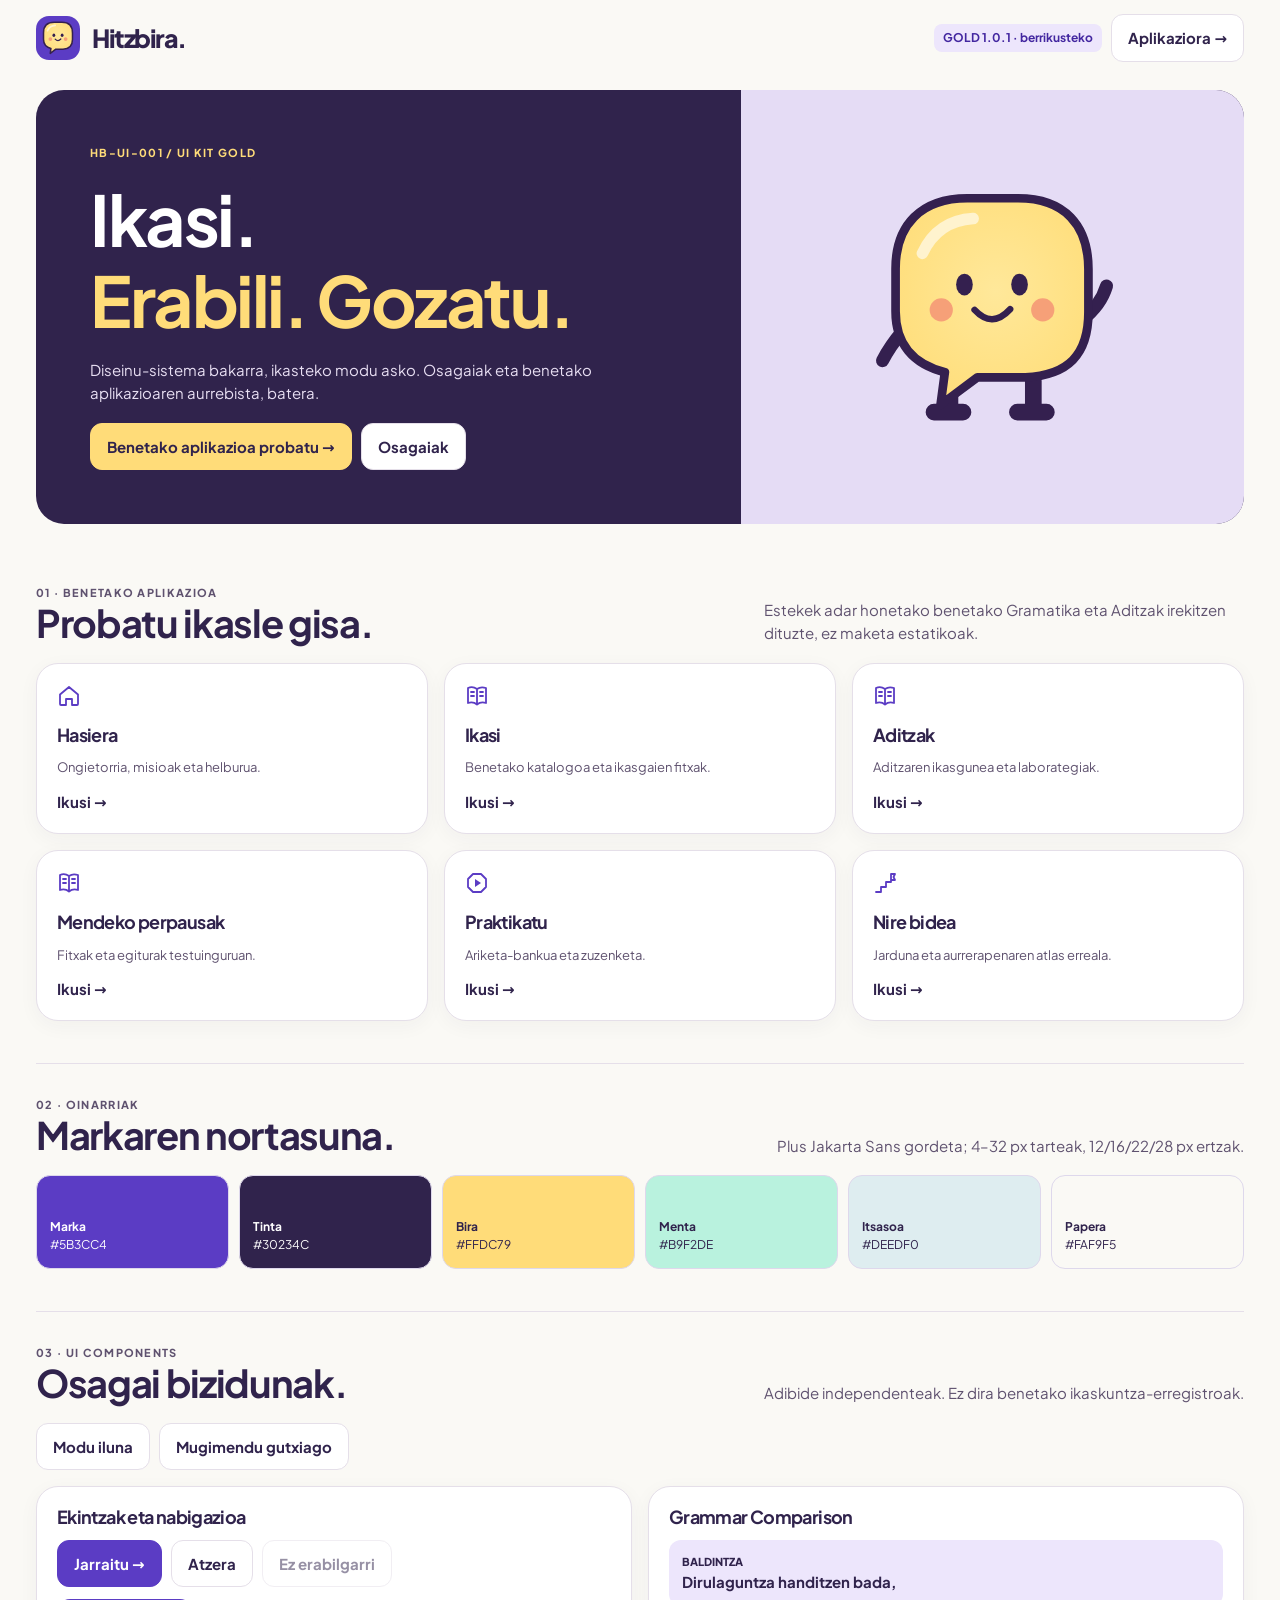
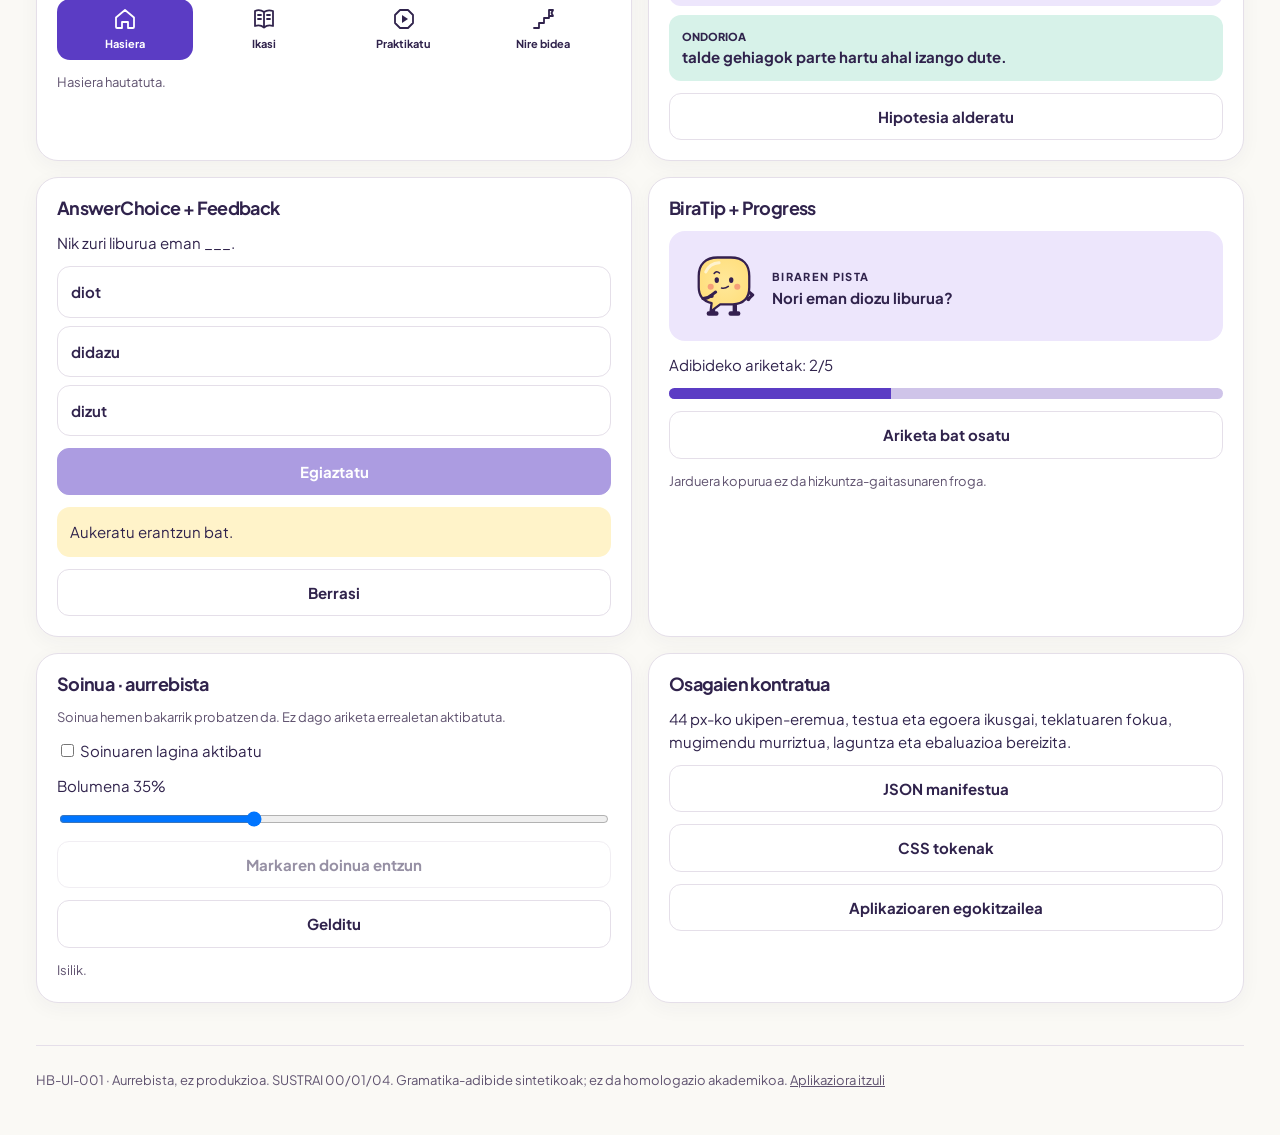
<file: ui-kit/index.html>
<!doctype html><html lang="eu"><head><meta charset="utf-8"><meta name="viewport" content="width=device-width,initial-scale=1"><meta name="robots" content="noindex"><title>Hitzbira UI Kit GOLD · 1.0</title><link rel="stylesheet" href="/ui-kit/tokens.css?v=1.0.1"><style>
@font-face{font-family:Jakarta;src:url(/fonts/plus-jakarta-sans-latin.woff2) format("woff2");font-weight:200 800;font-display:swap}*{box-sizing:border-box}body{margin:0;background:var(--kit-canvas);color:var(--kit-ink);font:15px/1.55 Jakarta,system-ui,sans-serif}h1,h2,h3,p{margin:0}h1,h2,h3{letter-spacing:-.035em;line-height:1.15}h1{font-size:clamp(37px,6vw,70px)}h2{font-size:clamp(26px,4vw,38px)}h3{font-size:18px}button,a,input{font:inherit}a{color:inherit}button{cursor:pointer;min-height:44px}button:focus-visible,a:focus-visible,input:focus-visible{outline:3px solid #8065d9;outline-offset:3px}.wrap{max-width:1260px;margin:auto;padding:0 26px}.top{min-height:76px;display:flex;align-items:center;justify-content:space-between;gap:14px;flex-wrap:wrap}.logo{display:flex;align-items:center;gap:12px;font-size:25px;font-weight:800;letter-spacing:-.06em}.logo img{width:44px;height:44px;background:#5b3cc4;border-radius:13px;padding:5px}.row{display:flex;align-items:center;gap:9px;flex-wrap:wrap}.small{font-size:13px}.muted{color:var(--kit-muted)}.tag{font-size:11px;letter-spacing:.12em;text-transform:uppercase;font-weight:750}.hero{background:#30234c;color:white;border-radius:28px;display:grid;grid-template-columns:1.4fr 1fr;overflow:hidden;margin:14px 0 28px}.hero-copy{padding:clamp(24px,5vw,54px);display:grid;gap:18px;align-content:center}.hero h1 span{display:block;color:#ffdc79}.hero p{color:#e8dff3}.art{display:grid;place-items:center;background:#e5dcf5;padding:20px}.art img{width:min(85%,290px)}.btn{display:inline-flex;align-items:center;justify-content:center;gap:8px;min-height:44px;border:1px solid var(--kit-line);border-radius:12px;padding:11px 16px;background:var(--kit-paper);color:var(--kit-ink);font-weight:700;text-decoration:none;transition:background-color var(--kit-state) var(--kit-ease)}.btn.primary{background:#5b3cc4;color:#fff;border-color:#5b3cc4}.btn.gold{background:#ffdc79;color:#30234c;border-color:#ffdc79}.btn[aria-pressed=true]{background:#5b3cc4;color:white;border-color:#5b3cc4}.btn:disabled{opacity:.5;cursor:default}.section{padding:32px 0 42px;border-bottom:1px solid var(--kit-line)}.head{display:flex;align-items:end;justify-content:space-between;gap:18px;margin-bottom:18px}.head p{max-width:480px}.grid{display:grid;grid-template-columns:repeat(3,minmax(0,1fr));gap:16px}.two{grid-template-columns:repeat(2,minmax(0,1fr))}.card{display:grid;gap:12px;background:var(--kit-paper);border:1px solid var(--kit-line);border-radius:22px;padding:20px;box-shadow:var(--kit-shadow);min-width:0;align-content:start}.card.link{text-decoration:none}.card.link:hover{border-color:#5b3cc4}.swatches{display:grid;grid-template-columns:repeat(6,1fr);gap:10px}.swatch{padding:13px;border-radius:14px;min-height:94px;display:grid;align-content:end;font-size:12px}.demo{background:var(--kit-lav);padding:17px;border-radius:16px;min-height:100px;display:grid;align-content:center;gap:10px}.bar{background:#cfc4e9;height:11px;border-radius:20px;overflow:hidden}.bar i{height:100%;display:block;background:#5b3cc4;width:40%;transition:width var(--kit-transition) var(--kit-ease)}.answer{display:block;width:100%;text-align:left;background:var(--kit-paper);border:1.5px solid var(--kit-line);padding:13px;color:var(--kit-ink);border-radius:13px;font-weight:650}.answer[aria-pressed=true]{border-color:#5b3cc4;box-shadow:inset 0 0 0 1px #5b3cc4}.answer.good{background:#e2f4e9;color:#166534;border-color:#438461}.answer.bad{background:#fce9eb;color:#9f2d3c;border-color:#b44b5a}.feedback{padding:13px;border-radius:13px;background:#fff3c9;color:#30234c}.feedback.good{background:#e2f4e9;color:#166534}.feedback.bad{background:#fce9eb;color:#9f2d3c}.chip{padding:5px 9px;font-size:12px;background:#ede6fc;color:#4327a0;border-radius:8px;font-weight:700}.navdemo{display:flex;gap:4px;justify-content:space-between}.navdemo button{border:0;background:transparent;color:var(--kit-ink);border-radius:13px;padding:8px 4px;display:grid;gap:4px;justify-items:center;flex:1;font-size:11px;font-weight:700}.navdemo button[aria-pressed=true]{background:#5b3cc4;color:#fff}.pair{display:grid;gap:9px}.pair>div{padding:13px;border-radius:12px;color:#30234c;background:#ede6fc}.pair>div:last-child{background:#d7f2e9}.pair small{display:block;font-size:11px;font-weight:800}.biraTip{display:flex;gap:10px;align-items:center}.biraTip img{width:76px}.status{min-height:22px;font-size:13px;color:var(--kit-muted)}.footer{padding:24px 0 45px}.enter{animation:enter var(--kit-feedback) var(--kit-ease) both}@keyframes enter{from{opacity:.5;transform:translateY(4px)}to{opacity:1;transform:none}}@media(prefers-reduced-motion:reduce){*{animation:none!important;transition:none!important}}[data-reduced=true] *{animation:none!important;transition:none!important}@media(max-width:850px){.grid{grid-template-columns:repeat(2,minmax(0,1fr))}.hero{grid-template-columns:1fr}.art img{max-width:160px}.head{display:block}.head p{margin-top:10px}.swatches{grid-template-columns:repeat(3,1fr)}}@media(max-width:530px){.wrap{padding:0 14px}.top{padding:12px 0}.grid,.two{grid-template-columns:1fr}.hero-copy{padding:26px}.swatches{grid-template-columns:repeat(2,1fr)}} 
</style></head><body><header class="wrap top"><div class="logo"><img src="/assets/bira/bira_logo_v02.svg" alt="">Hitzbira.</div><div class="row"><span class="chip">GOLD 1.0.1 · berrikusteko</span><a class="btn" href="/">Aplikaziora →</a></div></header><main class="wrap"><div class="hero"><div class="hero-copy"><p class="tag" style="color:#ffdc79">HB-UI-001 / UI KIT GOLD</p><h1>Ikasi.<span>Erabili. Gozatu.</span></h1><p>Diseinu-sistema bakarra, ikasteko modu asko. Osagaiak eta benetako aplikazioaren aurrebista, batera.</p><div class="row"><a class="btn gold" href="/">Benetako aplikazioa probatu →</a><a class="btn" href="#components">Osagaiak</a></div></div><div class="art"><img src="/assets/bira/bira_00_ongietorria_v02.svg" alt="Bira"></div></div>
<section class="section"><div class="head"><div><p class="tag muted">01 · Benetako aplikazioa</p><h2>Probatu ikasle gisa.</h2></div><p class="muted">Estekek adar honetako benetako Gramatika eta Aditzak irekitzen dituzte, ez maketa estatikoak.</p></div><div class="grid"><a class="card link" href="/"><span style="color:#5b3cc4"><svg viewBox="0 0 24 24" width="24" height="24" fill="none" stroke="currentColor" stroke-width="1.8" stroke-linecap="round" stroke-linejoin="round" aria-hidden="true"><path d="M3 10.5 12 3l9 7.5V20a1 1 0 0 1-1 1h-5v-6H9v6H4a1 1 0 0 1-1-1Z"/></svg></span><h3>Hasiera</h3><p class="small muted">Ongietorria, misioak eta helburua.</p><b>Ikusi →</b></a><a class="card link" href="/?atala=ikasi"><span style="color:#5b3cc4"><svg viewBox="0 0 24 24" width="24" height="24" fill="none" stroke="currentColor" stroke-width="1.8" stroke-linecap="round" stroke-linejoin="round" aria-hidden="true"><path d="M12 5C9 2.8 5 3 3 4v15c3-1 6-1 9 1.5 3-2.5 6-2.5 9-1.5V4c-3-1-6-1.2-9 1ZM12 5v15M6 8h3m-3 4h3m6-4h3m-3 4h3"/></svg></span><h3>Ikasi</h3><p class="small muted">Benetako katalogoa eta ikasgaien fitxak.</p><b>Ikusi →</b></a><a class="card link" href="/?eremua=verb"><span style="color:#5b3cc4"><svg viewBox="0 0 24 24" width="24" height="24" fill="none" stroke="currentColor" stroke-width="1.8" stroke-linecap="round" stroke-linejoin="round" aria-hidden="true"><path d="M12 5C9 2.8 5 3 3 4v15c3-1 6-1 9 1.5 3-2.5 6-2.5 9-1.5V4c-3-1-6-1.2-9 1ZM12 5v15M6 8h3m-3 4h3m6-4h3m-3 4h3"/></svg></span><h3>Aditzak</h3><p class="small muted">Aditzaren ikasgunea eta laborategiak.</p><b>Ikusi →</b></a><a class="card link" href="/?eremua=clause"><span style="color:#5b3cc4"><svg viewBox="0 0 24 24" width="24" height="24" fill="none" stroke="currentColor" stroke-width="1.8" stroke-linecap="round" stroke-linejoin="round" aria-hidden="true"><path d="M12 5C9 2.8 5 3 3 4v15c3-1 6-1 9 1.5 3-2.5 6-2.5 9-1.5V4c-3-1-6-1.2-9 1ZM12 5v15M6 8h3m-3 4h3m6-4h3m-3 4h3"/></svg></span><h3>Mendeko perpausak</h3><p class="small muted">Fitxak eta egiturak testuinguruan.</p><b>Ikusi →</b></a><a class="card link" href="/?atala=praktika"><span style="color:#5b3cc4"><svg viewBox="0 0 24 24" width="24" height="24" fill="none" stroke="currentColor" stroke-width="1.8" stroke-linecap="round" stroke-linejoin="round" aria-hidden="true"><path d="M8 3h8l5 5v8l-5 5H8l-5-5V8Z"/><path d="m10 8 6 4-6 4Z" fill="currentColor" stroke="none"/></svg></span><h3>Praktikatu</h3><p class="small muted">Ariketa-bankua eta zuzenketa.</p><b>Ikusi →</b></a><a class="card link" href="/?atala=bidea"><span style="color:#5b3cc4"><svg viewBox="0 0 24 24" width="24" height="24" fill="none" stroke="currentColor" stroke-width="1.8" stroke-linecap="round" stroke-linejoin="round" aria-hidden="true"><path d="M3 21h5v-5h5v-5h5M18 11V3h4l-1.5 3L22 9h-4"/></svg></span><h3>Nire bidea</h3><p class="small muted">Jarduna eta aurrerapenaren atlas erreala.</p><b>Ikusi →</b></a></div></section>
<section class="section"><div class="head"><div><p class="tag muted">02 · Oinarriak</p><h2>Markaren nortasuna.</h2></div><p class="muted">Plus Jakarta Sans gordeta; 4–32 px tarteak, 12/16/22/28 px ertzak.</p></div><div class="swatches"><div class="swatch" style="background:#5B3CC4;color:#fff;border:1px solid #ded8ec"><b>Marka</b>#5B3CC4</div><div class="swatch" style="background:#30234C;color:#fff;border:1px solid #ded8ec"><b>Tinta</b>#30234C</div><div class="swatch" style="background:#FFDC79;color:#30234c;border:1px solid #ded8ec"><b>Bira</b>#FFDC79</div><div class="swatch" style="background:#B9F2DE;color:#30234c;border:1px solid #ded8ec"><b>Menta</b>#B9F2DE</div><div class="swatch" style="background:#DEEDF0;color:#30234c;border:1px solid #ded8ec"><b>Itsasoa</b>#DEEDF0</div><div class="swatch" style="background:#FAF9F5;color:#30234c;border:1px solid #ded8ec"><b>Papera</b>#FAF9F5</div></div></section>
<section class="section" id="components"><div class="head"><div><p class="tag muted">03 · UI components</p><h2>Osagai bizidunak.</h2></div><p class="muted">Adibide independenteak. Ez dira benetako ikaskuntza-erregistroak.</p></div><div class="row" style="margin-bottom:16px"><button class="btn" id="theme" aria-pressed="false">Modu iluna</button><button class="btn" id="reduce" aria-pressed="false">Mugimendu gutxiago</button></div><div class="grid two"><article class="card"><h3>Ekintzak eta nabigazioa</h3><div class="row"><button class="btn primary" id="primary">Jarraitu →</button><button class="btn" id="secondary">Atzera</button><button class="btn" disabled>Ez erabilgarri</button></div><div class="navdemo"><button data-nav="Hasiera" aria-pressed="true"><svg viewBox="0 0 24 24" width="24" height="24" fill="none" stroke="currentColor" stroke-width="1.8" stroke-linecap="round" stroke-linejoin="round" aria-hidden="true"><path d="M3 10.5 12 3l9 7.5V20a1 1 0 0 1-1 1h-5v-6H9v6H4a1 1 0 0 1-1-1Z"/></svg>Hasiera</button><button data-nav="Ikasi" aria-pressed="false"><svg viewBox="0 0 24 24" width="24" height="24" fill="none" stroke="currentColor" stroke-width="1.8" stroke-linecap="round" stroke-linejoin="round" aria-hidden="true"><path d="M12 5C9 2.8 5 3 3 4v15c3-1 6-1 9 1.5 3-2.5 6-2.5 9-1.5V4c-3-1-6-1.2-9 1ZM12 5v15M6 8h3m-3 4h3m6-4h3m-3 4h3"/></svg>Ikasi</button><button data-nav="Praktikatu" aria-pressed="false"><svg viewBox="0 0 24 24" width="24" height="24" fill="none" stroke="currentColor" stroke-width="1.8" stroke-linecap="round" stroke-linejoin="round" aria-hidden="true"><path d="M8 3h8l5 5v8l-5 5H8l-5-5V8Z"/><path d="m10 8 6 4-6 4Z" fill="currentColor" stroke="none"/></svg>Praktikatu</button><button data-nav="Nire bidea" aria-pressed="false"><svg viewBox="0 0 24 24" width="24" height="24" fill="none" stroke="currentColor" stroke-width="1.8" stroke-linecap="round" stroke-linejoin="round" aria-hidden="true"><path d="M3 21h5v-5h5v-5h5M18 11V3h4l-1.5 3L22 9h-4"/></svg>Nire bidea</button></div><p class="status" id="actionStatus" role="status">Hasiera hautatuta.</p></article><article class="card"><h3>Grammar Comparison</h3><div class="pair"><div><small>BALDINTZA</small><b>Dirulaguntza handitzen bada,</b></div><div id="clause"><small>ONDORIOA</small><b>talde gehiagok parte hartu ahal izango dute.</b></div></div><button class="btn" id="contrastBtn" aria-expanded="false">Hipotesia alderatu</button><div id="contrast" hidden><p>Dirulaguntza handituko balitz, talde gehiagok parte hartu ahal izango lukete.</p><p class="small muted">Zer alde dago bi egoeren artean?</p></div></article><article class="card"><h3>AnswerChoice + Feedback</h3><p>Nik zuri liburua eman ___.</p><div id="answers" style="display:grid;gap:8px"><button class="answer" data-answer="diot" aria-pressed="false">diot</button><button class="answer" data-answer="didazu" aria-pressed="false">didazu</button><button class="answer" data-answer="dizut" aria-pressed="false">dizut</button></div><button class="btn primary" id="verify" disabled>Egiaztatu</button><div class="feedback" role="status" id="feedback">Aukeratu erantzun bat.</div><button class="btn" id="retry">Berrasi</button></article><article class="card"><h3>BiraTip + Progress</h3><div class="demo"><div class="biraTip"><img src="/assets/bira/bira_02_jakin-mina_v02.svg" alt=""><div><span class="tag">Biraren pista</span><b style="display:block">Nori eman diozu liburua?</b></div></div></div><p id="proglabel">Adibideko ariketak: 2/5</p><div class="bar" id="progress" role="progressbar" aria-label="Adibideko ariketak" aria-valuemin="0" aria-valuemax="5" aria-valuenow="2"><i id="bar"></i></div><button class="btn" id="advance">Ariketa bat osatu</button><p class="small muted">Jarduera kopurua ez da hizkuntza-gaitasunaren froga.</p></article><article class="card"><h3>Soinua · aurrebista</h3><p class="small muted">Soinua hemen bakarrik probatzen da. Ez dago ariketa errealetan aktibatuta.</p><label><input id="soundEnabled" type="checkbox"> Soinuaren lagina aktibatu</label><label for="vol">Bolumena <output id="volLabel">35%</output></label><input id="vol" type="range" min="0" max="100" value="35"><button class="btn" id="soundPlay" disabled>Markaren doinua entzun</button><button class="btn" id="soundStop">Gelditu</button><p class="status" id="soundStatus" role="status">Isilik.</p></article><article class="card"><h3>Osagaien kontratua</h3><p>44 px-ko ukipen-eremua, testua eta egoera ikusgai, teklatuaren fokua, mugimendu murriztua, laguntza eta ebaluazioa bereizita.</p><a class="btn" href="/ui-kit/manifest.json">JSON manifestua</a><a class="btn" href="/ui-kit/tokens.css">CSS tokenak</a><a class="btn" href="/ui-kit/app.css">Aplikazioaren egokitzailea</a></article></div></section><footer class="footer small muted">HB-UI-001 · Aurrebista, ez produkzioa. SUSTRAI 00/01/04. Gramatika-adibide sintetikoak; ez da homologazio akademikoa. <a href="/">Aplikaziora itzuli</a></footer></main><script>
const $=id=>document.getElementById(id);let selected=null,done=false,p=2,ctx=null,voices=[];function anim(el){el.classList.remove('enter');void el.offsetWidth;el.classList.add('enter')}$('primary').onclick=()=>$('actionStatus').textContent='Jarraitu hautatuta.';$('secondary').onclick=()=>$('actionStatus').textContent='Atzera hautatuta.';document.querySelectorAll('[data-nav]').forEach(b=>b.onclick=()=>{document.querySelectorAll('[data-nav]').forEach(x=>x.setAttribute('aria-pressed',String(x===b)));$('actionStatus').textContent=b.dataset.nav+' hautatuta.'});$('theme').onclick=()=>{let d=document.documentElement.dataset.theme!=='dark';document.documentElement.dataset.theme=d?'dark':'light';$('theme').setAttribute('aria-pressed',d)};$('reduce').onclick=()=>{let d=document.documentElement.dataset.reduced!=='true';document.documentElement.dataset.reduced=String(d);$('reduce').setAttribute('aria-pressed',d)};$('contrastBtn').onclick=()=>{let d=$('contrast').hidden;$('contrast').hidden=!d;$('contrastBtn').setAttribute('aria-expanded',d);if(d)anim($('contrast'))};document.querySelectorAll('[data-answer]').forEach(b=>b.onclick=()=>{if(done)return;selected=b.dataset.answer;document.querySelectorAll('[data-answer]').forEach(x=>x.setAttribute('aria-pressed',String(x===b)));$('verify').disabled=false});$('verify').onclick=()=>{if(!selected||done)return;done=true;const good=selected==='dizut';document.querySelectorAll('[data-answer]').forEach(b=>{b.disabled=true;if(b.dataset.answer==='dizut')b.classList.add('good');else if(b.dataset.answer===selected)b.classList.add('bad')});$('feedback').className='feedback '+(good?'good':'bad');$('feedback').textContent=good?'✓ Zuzena. Dizut: nik (NORK), zuri (NORI), liburua (NOR).':'↻ Berriro saiatu. NORK: nik; NORI: zuri. Bankuko eredua: dizut.';$('verify').disabled=true;anim($('feedback'))};$('retry').onclick=()=>{selected=null;done=false;document.querySelectorAll('[data-answer]').forEach(b=>{b.disabled=false;b.className='answer';b.setAttribute('aria-pressed','false')});$('verify').disabled=true;$('feedback').className='feedback';$('feedback').textContent='Aukeratu erantzun bat.'};$('advance').onclick=()=>{p=p===5?0:p+1;$('proglabel').textContent='Adibideko ariketak: '+p+'/5';$('bar').style.width=p*20+'%';$('progress').setAttribute('aria-valuenow',p);$('advance').textContent=p===5?'Berrabiarazi':'Ariketa bat osatu'};function stop(){for(const o of voices){try{o.stop()}catch{}}voices=[];$('soundStatus').textContent='Isilik.'}$('soundEnabled').onchange=e=>{$('soundPlay').disabled=!e.target.checked;if(!e.target.checked)stop()};$('vol').oninput=e=>{$('volLabel').textContent=e.target.value+'%';stop()};$('soundStop').onclick=stop;$('soundPlay').onclick=async()=>{if(!$('soundEnabled').checked)return;stop();try{const C=window.AudioContext||window.webkitAudioContext;ctx=ctx||new C();await ctx.resume();if(!$('soundEnabled').checked)return;const now=ctx.currentTime+.02,vol=+$('vol').value/100;[[392,0,.28],[493.883,.145,.28],[440,.305,.24],[587.33,.49,.47]].forEach(([f,t,d])=>{const o=ctx.createOscillator(),g=ctx.createGain();o.frequency.value=f;g.gain.setValueAtTime(0,now+t);g.gain.linearRampToValueAtTime(.16*vol,now+t+.012);g.gain.exponentialRampToValueAtTime(.0001,now+t+d);o.connect(g);g.connect(ctx.destination);o.start(now+t);o.stop(now+t+d);voices.push(o)});$('soundStatus').textContent='Markaren doinua · lagin sintetikoa.'}catch{$('soundStatus').textContent='Ezin izan da soinua erreproduzitu.'}};document.addEventListener('visibilitychange',()=>{if(document.hidden)stop()});
</script></body></html>
</file>
<file: style.css>
:root{--v:#6244c7;--ink:#28243a;--line:#e4e0ec;--bg:#f7f7fb;--muted:#696278}*{box-sizing:border-box}body{margin:0;background:var(--bg);color:var(--ink);font:16px/1.55 system-ui,sans-serif}header{position:sticky;top:0;z-index:2;background:white;border-bottom:1px solid var(--line)}header>div,main,nav>div{max-width:1100px;margin:auto;padding:16px 22px}header>div{display:flex;align-items:center;gap:12px}.logo{background:var(--v);color:white;border-radius:12px;padding:6px 13px;font-size:27px;font-weight:bold}.brand{font-size:24px;font-weight:750;line-height:1}.brand small{display:block;color:var(--v);font-size:10px;letter-spacing:2px;margin-top:5px}.version{margin-left:auto;font-size:12px;color:var(--muted)}main{padding-bottom:108px}h1{font-size:clamp(28px,4vw,40px);line-height:1.13;margin:12px 0}h2{font-size:23px;line-height:1.25}h3{margin:5px 0;font-size:18px}p{margin:8px 0 14px}small,.muted{color:var(--muted);font-weight:400}.hero,.panel,.tile{background:white;border:1px solid var(--line);border-radius:15px;padding:18px;margin:12px 0}.hero{border-left:5px solid var(--v);padding:24px}.eyebrow{font-size:12px;letter-spacing:1.1px;color:var(--v);font-weight:750}.grid{display:grid;grid-template-columns:repeat(auto-fit,minmax(220px,1fr));gap:12px}.tile{display:block;text-align:left;width:100%;height:100%;margin:0;text-decoration:none;color:var(--ink);font-weight:400;background:white;border:1px solid var(--line)}.tile:hover{border-color:#a58bdd}.symbol{display:inline-block;padding:5px 9px;background:#eee9fa;color:var(--v);font-weight:750;border-radius:8px}.row{display:flex;gap:12px;flex-wrap:wrap}.row>div{flex:1;min-width:145px}button,input,select{font:inherit}button{cursor:pointer;border:1px solid transparent;background:var(--v);color:white;font-weight:700;padding:10px 15px;border-radius:10px;min-height:44px}.alt,.chips button{background:#eee9fa;color:#4d3888}.chips{display:flex;flex-wrap:wrap;gap:7px;margin:12px 0}.chips .active{background:var(--v);color:white}button:focus-visible,input:focus-visible,select:focus-visible,a:focus-visible{outline:3px solid #ce8927;outline-offset:2px}button:disabled{cursor:default;opacity:.9}input,select{width:100%;background:white;color:var(--ink);border:1px solid #d1cae1;border-radius:10px;padding:10px}label{display:block;font-weight:700;margin:5px 0}.example{background:#f0ebfc;border-left:4px solid #9275d8;padding:13px;border-radius:9px;margin:8px 0;font-size:18px;font-weight:650}.contrast{background:#f4f3f9;padding:13px;border-radius:9px}.note{border-left:3px solid #ad97de;padding-left:10px;color:var(--muted);font-size:13px}.answer{display:block;width:100%;text-align:left;background:white;color:var(--ink);border:2px solid var(--line);margin:8px 0}.good{background:#e1f3e8;color:#17603c;border-color:#73a989}.bad{background:#fcece8;color:#8b3025;border-color:#c9877c}.feedback{padding:14px;border-radius:10px;margin:12px 0}.metric{font-size:30px;font-weight:750;color:var(--v)}.bar{height:8px;background:#e9e4f2;border-radius:9px;overflow:hidden}.bar div{height:100%;background:var(--v)}nav{position:fixed;bottom:0;width:100%;background:white;border-top:1px solid var(--line);z-index:3}nav>div{display:grid;grid-template-columns:repeat(4,1fr);gap:5px;padding:8px}nav button{background:white;color:var(--muted);font-size:13px;padding:8px 3px}nav button.active{background:#eee9fa;color:var(--v)}nav b{display:block;font-size:19px}a{color:var(--v)}.scroll{overflow:auto}table{border-collapse:collapse;width:100%;min-width:460px}th,td{text-align:left;padding:9px;border-bottom:1px solid var(--line)}th{background:#eee9fa}.result{font-size:clamp(22px,5vw,36px);font-weight:800;color:var(--v);padding:18px;background:#f0ebfc;border-radius:10px;overflow-wrap:anywhere}.auditrow{padding:10px 0;border-bottom:1px solid var(--line)}@media(max-width:540px){header>div,main{padding-left:14px;padding-right:14px}.grid{grid-template-columns:1fr}.hero{padding:18px}.version{font-size:10px}}

/* HITZBIRA · 01 / visual identity
   Shared palette, typography, spacing and accessible interaction.
   Keep the learning engine and content unchanged. */
:root {
  --v:#5b3cc4; --ink:#211c38; --line:#e2ddec; --bg:#f7f6fc; --muted:#625b73;
  --brand-dark:#4327a0; --brand-soft:#eee8fc;
  --teal:#087f70; --teal-soft:#e0f5ef; --blue:#315ac4; --blue-soft:#e3ebff;
  --amber:#966000; --amber-soft:#fff1d4; --rose:#ae315f; --rose-soft:#fce4ec;
  --success:#17603c; --error:#a02b36;
  --radius-sm:12px; --radius-md:16px; --radius-lg:22px;
  --shadow:0 5px 18px #30205b0d;
  --font:ui-rounded,"Nunito Sans",system-ui,-apple-system,"Segoe UI",sans-serif;
}
body {font-family:var(--font);line-height:1.6;background:radial-gradient(ellipse at 85% 0,#ece7fb 0,transparent 38rem),var(--bg)}
header {background:#ffffffed;backdrop-filter:blur(12px);border-bottom:1px solid var(--line)}
header>div {padding-block:14px;gap:12px}
.logo {display:grid;place-items:center;width:52px;height:52px;padding:5px;border-radius:16px;background:linear-gradient(145deg,#7659de,#5131bc);box-shadow:0 3px 0 #412697;flex-shrink:0}
.brand {font-size:27px;font-weight:800;letter-spacing:-1.2px;color:var(--ink)}
.brand-accent {color:var(--v)}
.brand small {font-size:10px;letter-spacing:2.1px;color:var(--muted);font-weight:800}
.version {font-size:12px;font-weight:650}
main {padding-top:24px}
h1,h2,h3 {letter-spacing:-.025em;font-weight:750}
h1 {font-size:clamp(30px,4.2vw,44px)}
h2 {font-size:clamp(23px,3vw,28px)}
h3 {font-size:19px}
.hero,.panel,.tile {border-radius:var(--radius-lg);box-shadow:var(--shadow);border:1px solid var(--line)}
.hero {position:relative;overflow:hidden;isolation:isolate;padding:clamp(22px,4vw,38px);background:linear-gradient(120deg,#fff 0,#fff 54%,#f0eafe 100%);border-left:0}
.hero:after {content:"";position:absolute;z-index:-1;pointer-events:none;right:-74px;top:-90px;width:240px;height:240px;border:34px solid #e4d9fa;border-radius:50%;opacity:.55}
.eyebrow {font-weight:750;letter-spacing:1.4px}
.grid {gap:16px}
.tile {padding:21px;border-top:4px solid var(--v);transition:transform .16s ease,box-shadow .16s ease,border-color .16s ease}
.tile .symbol {background:var(--brand-soft);color:var(--brand-dark);border-radius:var(--radius-sm);padding:8px 11px}
@media(hover:hover) {.tile:hover:not(:disabled){transform:translateY(-3px);box-shadow:0 9px 24px #30205b14;border-color:#aa98e2}}
button,input,select,textarea {font:inherit}
button:not(.tile) {border-radius:var(--radius-sm);min-height:44px;font-weight:750;transition:filter .15s ease}
button:not(.tile):not(:disabled):hover {filter:brightness(.96)}
.alt,.chips button {background:var(--brand-soft);color:var(--brand-dark)}
.chips .active {background:var(--v);color:white}
input,select,textarea {border-radius:var(--radius-sm);min-height:44px}
button:focus-visible,input:focus-visible,select:focus-visible,textarea:focus-visible,a:focus-visible {outline:3px solid var(--blue);outline-offset:3px}
.example,.result {background:var(--brand-soft);border-radius:var(--radius-md)}
.contrast {border-radius:var(--radius-md)}
.answer {border-radius:var(--radius-md);min-height:48px}
.good {background:#e1f3e8;color:var(--success);border-color:#73a989}
.bad {background:#fce8e9;color:var(--error);border-color:#cc8790}
.feedback {border-radius:var(--radius-md)}
.bar {height:10px;background:#e9e4f2}
nav {box-shadow:0 -6px 26px #30205b0b;background:#ffffffee;backdrop-filter:blur(12px);padding-bottom:env(safe-area-inset-bottom,0px)}
nav>div {gap:8px}
nav button {min-height:48px;border-radius:13px;font-weight:750}
nav button.active {background:var(--brand-soft);color:var(--brand-dark)}
progress {accent-color:var(--v)}
::selection {background:#ded3ff;color:var(--ink)}
@media(max-width:600px) {
  header>div,main {padding-inline:16px}
  .version {font-size:10px;text-align:right;max-width:100px}
  .logo {width:46px;height:46px;border-radius:14px}
  .brand {font-size:24px}
  main {padding-top:16px;padding-bottom:calc(116px + env(safe-area-inset-bottom,0px))}
  .hero,.panel,.tile {border-radius:17px}
  .grid {gap:12px}
  .tile {padding:16px}
  nav>div {gap:4px}
}
@media(prefers-reduced-motion:reduce) {
  *,*::before,*::after {scroll-behavior:auto!important;animation:none!important;transition:none!important}
  .tile:hover {transform:none}
}

/* 02 / student home and navigation */
.home-screen {display:grid;gap:25px;padding-bottom:6px}
.home-screen h2 {margin:0;font-size:clamp(21px,2.5vw,27px)}
.welcome {background:linear-gradient(125deg,#4327a0,#6243c9 68%,#7558d6);color:#fff;border-radius:28px;display:grid;grid-template-columns:minmax(0,1.35fr) minmax(0,1fr);align-items:center;min-height:300px;overflow:hidden;box-shadow:0 12px 28px #4327a029}
.welcome-copy {padding:clamp(25px,4vw,45px);position:relative;z-index:1}
.welcome-kicker {display:inline-block;font-weight:800;font-size:11px;letter-spacing:1.7px;color:#e5daff}
.welcome h1 {font-size:clamp(38px,5.5vw,62px);line-height:1.02;letter-spacing:-.035em;margin:14px 0 16px;color:white}
.welcome p {color:#f1ebff;max-width:38ch;margin:0 0 24px;font-size:16px}
.welcome .welcome-cta {display:inline-flex;align-items:center;gap:12px;background:#fff4ce;color:#3b2875;padding:12px 20px;box-shadow:0 4px 0 #d9bf78}
.welcome-cta:focus-visible {outline-color:white}
.welcome-art {width:100%;max-height:300px;display:block;align-self:center}
.home-heading {display:flex;align-items:center;justify-content:space-between;gap:12px;margin-bottom:12px;flex-wrap:wrap}
.home-heading>span {font-size:14px;color:var(--muted)}
.action-grid {display:grid;grid-template-columns:repeat(3,minmax(0,1fr));gap:14px}
.action-card {--ac:var(--v);--soft:var(--brand-soft);display:flex;flex-direction:column;align-items:flex-start;text-align:left;padding:20px;gap:9px;background:white;color:var(--ink);border:1px solid var(--line);border-radius:22px!important;box-shadow:var(--shadow);height:100%;min-width:0}
.action-practice {--ac:var(--teal);--soft:var(--teal-soft)}
.action-progress {--ac:var(--blue);--soft:var(--blue-soft)}
.action-icon,.feature-symbol,.session-icon {display:grid;place-items:center;width:50px;height:50px;border-radius:15px;background:var(--soft);color:var(--ac);flex-shrink:0}
.ui-icon {width:23px;height:23px;flex-shrink:0}
.action-title {font-size:22px;font-weight:750;letter-spacing:-.025em}
.action-desc {font-size:14px;line-height:1.5;color:var(--muted);font-weight:400}
.action-link {color:var(--ac);margin-top:auto;padding-top:10px;font-size:14px;display:flex;align-items:center;gap:6px;flex-wrap:wrap}
.action-link .ui-icon,.home-text-link .ui-icon,.feature-card>.ui-icon {width:18px!important;height:18px!important}
.home-session {display:flex;align-items:center;gap:15px;padding:20px;border:1px solid #e8d5a2;background:#fff8e7;border-radius:21px}
.session-icon {--ac:var(--amber);--soft:#ffedbd}
.home-session div {flex:1}
.home-session h2 {font-size:20px}
.home-session p {font-size:14px;color:#70531c;margin:2px 0 0}
.home-session button {background:#966000;color:white;display:flex;gap:6px;align-items:center;justify-content:center}
.home-text-link {background:transparent;color:var(--brand-dark);display:inline-flex;align-items:center;gap:6px;padding:6px 4px;font-size:14px;min-height:44px}
.feature-grid {display:grid;grid-template-columns:repeat(2,minmax(0,1fr));gap:12px}
.feature-card {--ac:var(--v);--soft:var(--brand-soft);display:flex;align-items:center;gap:13px;padding:15px;background:white;color:var(--ink);border:1px solid var(--line);border-radius:17px!important;text-align:left;box-shadow:var(--shadow);min-width:0}
.feature-1 {--ac:var(--teal);--soft:var(--teal-soft)} .feature-2 {--ac:var(--blue);--soft:var(--blue-soft)} .feature-3 {--ac:var(--rose);--soft:var(--rose-soft)}
.feature-card strong {display:block;font-size:16px;line-height:1.35;overflow-wrap:anywhere}
.feature-card>span:nth-child(2) {flex:1;min-width:0}
.feature-card>svg {color:var(--ac)}
.home-stats {display:flex;align-items:center;justify-content:space-between;gap:16px;background:white;border:1px solid var(--line);border-radius:21px;padding:20px}
.home-stats>div {flex:1;min-width:0}
.home-stats strong {font-size:29px;color:var(--v);display:block;line-height:1.2}
.home-stats small {display:block;font-size:12px}
.home-stats strong small {display:inline;font-size:15px}
.stat-caption {font-size:12px;font-weight:800;color:var(--muted)}
.home-note {margin:0;font-size:12px}
.nav-icon {display:grid;place-items:center;margin:0 auto 3px;width:25px;height:25px}
nav button {display:flex;flex-direction:column;align-items:center;justify-content:center;gap:2px}
@media(hover:hover){.action-card:hover,.feature-card:hover{border-color:var(--ac);box-shadow:0 8px 20px #30205b16}}
@media(max-width:700px){.action-grid{grid-template-columns:1fr}.action-card{display:grid;grid-template-columns:50px 1fr;gap:3px 13px;padding:16px}.action-icon{grid-row:span 3}.action-title{font-size:19px}.action-link{padding-top:4px}.welcome{min-height:240px}.welcome h1{font-size:clamp(34px,7vw,48px)}.welcome-copy{padding:23px}.welcome-art{max-height:210px}.home-screen{gap:20px}}
@media(max-width:440px){.welcome{grid-template-columns:minmax(0,1fr) 90px;position:relative;min-height:235px}.welcome-copy{padding:22px 12px 22px 22px}.welcome-art{width:150px;max-width:none;transform:translateX(-31px);opacity:.82}.welcome h1{font-size:36px}.welcome p{font-size:14px}.feature-grid{grid-template-columns:1fr}.home-session{flex-wrap:wrap}.home-session div{min-width:140px}.home-session button{width:100%}.home-stats{flex-wrap:wrap}.home-stats>button{width:100%;justify-content:flex-start}}

/* 03 / grammar exploration */
.catalog-screen{display:grid;gap:20px;min-width:0}
.catalog-screen h2{margin:0;font-size:clamp(21px,2.5vw,27px)}
.cat-noun{--cat:#5b3cc4;--cat-dark:#4327a0;--cat-soft:#eee8fc;--cat-line:#d9cef7}
.cat-verb{--cat:#087f70;--cat-dark:#075c52;--cat-soft:#e0f5ef;--cat-line:#bbdfd5}
.cat-clause{--cat:#315ac4;--cat-dark:#24468e;--cat-soft:#e3ebff;--cat-line:#c6d6fa}
.cat-compare{--cat:#966000;--cat-dark:#714900;--cat-soft:#fff1d4;--cat-line:#efd9a8}
.cat-text{--cat:#ae315f;--cat-dark:#862147;--cat-soft:#fce4ec;--cat-line:#efc7d6}
.catalog-hero{display:grid;grid-template-columns:minmax(0,1fr) 135px;align-items:center;gap:12px;padding:clamp(24px,4vw,38px);border-radius:26px;background:linear-gradient(130deg,#fff,var(--cat-soft));border:1px solid var(--cat-line);box-shadow:var(--shadow)}
.catalog-kicker{color:var(--cat-dark);font-size:11px;font-weight:750;letter-spacing:1.5px}
.catalog-hero h1{color:var(--ink);margin:12px 0;font-size:clamp(30px,4vw,46px)}
.catalog-hero p{margin:0;color:var(--muted);max-width:60ch}
.catalog-hero button{margin-top:17px;background:var(--cat-dark);display:inline-flex;align-items:center;gap:8px}
.catalog-hero button .ui-icon,.catalog-screen button .ui-icon{width:20px;height:20px;flex-shrink:0}
.catalog-hero-art{display:grid;place-items:center;width:120px;height:120px;border-radius:34px;background:var(--cat-soft);color:var(--cat);border:1px solid var(--cat-line);transform:rotate(-7deg)}
.catalog-hero-art svg{width:66px;height:66px;transform:rotate(7deg)}
.catalog-summary{display:flex;flex-wrap:wrap;gap:8px 22px;padding:4px 2px;color:var(--muted);font-size:14px}
.catalog-summary strong{color:var(--ink);font-size:20px;margin-right:4px}
.catalog-controls{display:flex;align-items:flex-end;gap:12px;flex-wrap:wrap;background:white;padding:16px;border:1px solid var(--line);border-radius:18px}
.catalog-search{flex:2;min-width:min(100%,250px)}
.catalog-search-row{display:flex;gap:7px}
.catalog-search-row input{min-width:0}
.catalog-search-row button{flex-shrink:0}
.catalog-level{flex:1;min-width:min(100%,170px)}
.catalog-controls label{font-size:13px;margin:0 0 5px}
.catalog-clear{font-size:13px}
.catalog-section-head{display:flex;align-items:center;justify-content:space-between;gap:8px;flex-wrap:wrap}
.catalog-section-head .alt{font-size:13px}
.catalog-area-grid{display:grid;grid-template-columns:repeat(3,minmax(0,1fr));gap:14px}
.cat-area,.cat-family,.cat-lesson{color:var(--ink);background:#fff;border:1px solid var(--cat-line);box-shadow:var(--shadow);min-width:0;text-align:left;overflow-wrap:anywhere}
.cat-area{display:flex;flex-direction:column;align-items:flex-start;gap:10px;padding:21px;border-radius:22px!important;border-top:5px solid var(--cat)}
.cat-area-icon,.cat-family-icon{display:grid;place-items:center;background:var(--cat-soft);color:var(--cat-dark);width:54px;height:54px;border-radius:17px;flex-shrink:0}
.catalog-screen .cat-area-icon svg{width:29px;height:29px}
.cat-area strong{font-size:22px;letter-spacing:-.03em;line-height:1.2}
.cat-area-desc{color:var(--muted);font-size:14px;line-height:1.5;font-weight:400}
.cat-area-foot{display:flex;align-items:center;justify-content:space-between;gap:7px;width:100%;margin-top:auto;padding-top:10px;color:var(--cat-dark);font-size:14px}
.catalog-family-grid{display:grid;grid-template-columns:repeat(2,minmax(0,1fr));gap:12px}
.cat-family{display:flex;align-items:flex-start;gap:12px;padding:17px;border-radius:19px!important;width:100%}
.cat-family-copy{flex:1;min-width:0;display:flex;flex-direction:column;gap:5px}
.cat-family-copy strong{font-size:18px;line-height:1.3}
.cat-family-copy>span{font-size:14px;color:var(--muted);font-weight:400}
.cat-family-copy small{color:var(--cat-dark);font-weight:750}
.cat-arrow{color:var(--cat-dark);align-self:center}
.catalog-decl-link{max-width:580px}
.catalog-lesson-grid{display:grid;grid-template-columns:repeat(3,minmax(0,1fr));gap:13px}
.cat-lesson{display:flex;flex-direction:column;align-items:stretch;gap:11px;padding:17px;border-radius:18px!important;border-left:4px solid var(--cat)}
.cat-lesson-top{display:flex;align-items:flex-start;gap:5px;justify-content:space-between;flex-wrap:wrap;font-size:11px;color:var(--cat-dark);line-height:1.4}
.cat-level{display:inline-block;border-radius:7px;background:#f1eef6;padding:3px 7px;color:#50445f;font-size:11px}
.cat-level.lv-0{background:#e0f5ef;color:#075c52}.cat-level.lv-1{background:#e3ebff;color:#24468e}.cat-level.lv-2{background:#fff1d4;color:#714900}
.cat-lesson strong{font-size:20px;line-height:1.25;letter-spacing:-.025em}
.cat-example{padding:10px 12px;background:var(--cat-soft);color:var(--cat-dark);border-radius:10px;font-size:14px;line-height:1.5;font-weight:500}
.cat-lesson-foot{margin-top:auto;display:flex;align-items:center;justify-content:space-between;font-size:13px;color:var(--cat-dark)}
.catalog-crumb{display:flex;align-items:center;gap:7px;flex-wrap:wrap;font-size:13px;color:var(--muted)}
.catalog-crumb .alt{min-height:44px;font-size:13px;padding:7px 11px}
.catalog-empty{margin:0}
.catalog-screen>.note{margin:0}
@media(hover:hover){.cat-area:hover,.cat-family:hover,.cat-lesson:hover{border-color:var(--cat);box-shadow:0 8px 22px #30205b18;filter:none!important}}
@media(max-width:800px){.catalog-area-grid,.catalog-lesson-grid{grid-template-columns:repeat(2,minmax(0,1fr))}}
@media(max-width:540px){.catalog-screen{gap:15px}.catalog-area-grid,.catalog-family-grid,.catalog-lesson-grid{grid-template-columns:1fr}.catalog-hero{grid-template-columns:minmax(0,1fr) 62px;padding:20px;gap:8px}.catalog-hero-art{width:62px;height:62px;border-radius:18px}.catalog-hero-art svg{width:37px;height:37px}.catalog-hero h1{font-size:30px}.catalog-hero p{font-size:14px}.cat-area{padding:16px;display:grid;grid-template-columns:48px 1fr;gap:5px 13px}.cat-area-icon{width:48px;height:48px;grid-row:span 3}.cat-area strong{font-size:19px}.cat-area-foot{padding-top:3px}.catalog-controls{padding:12px}.catalog-summary{gap:4px 15px}.catalog-summary strong{font-size:18px}}

/* 04 / one visual language across learning, practice and progress */
.learning-screen{display:grid;gap:20px;min-width:0}
.learning-screen h2{margin:0;font-size:clamp(21px,2.5vw,27px)}
.learning-screen h3{line-height:1.4}
.learning-screen p{overflow-wrap:anywhere}
.learning-hero{display:grid;grid-template-columns:minmax(0,1fr) 120px;gap:20px;align-items:center;padding:clamp(24px,4vw,38px);background:linear-gradient(125deg,#fff,var(--cat-soft));border:1px solid var(--cat-line);border-radius:26px;box-shadow:var(--shadow)}
.learning-hero h1{font-size:clamp(32px,4.5vw,48px);margin:10px 0;line-height:1.12}
.learning-hero p{color:var(--muted);font-size:16px;margin:0;max-width:60ch}
.learning-hero-icon{display:grid;place-items:center;width:110px;height:110px;background:var(--cat-soft);color:var(--cat-dark);border-radius:32px;border:1px solid var(--cat-line);transform:rotate(-7deg)}
.learning-hero-icon svg{width:58px;height:58px;transform:rotate(7deg)}
.learning-path{display:grid;grid-template-columns:repeat(4,minmax(0,1fr));gap:8px;background:white;border:1px solid var(--line);padding:14px;border-radius:18px}
.learning-path span{display:flex;align-items:center;gap:7px;font-size:13px;color:var(--cat-dark);font-weight:700}
.learning-path b{display:grid;place-items:center;background:var(--cat-soft);border-radius:50%;width:28px;height:28px;flex-shrink:0}
.learn-step,.session-question{background:white;border:1px solid var(--line);border-radius:22px;padding:clamp(18px,3vw,30px);box-shadow:var(--shadow)}
.step-head{display:flex;align-items:flex-start;gap:13px;margin-bottom:18px}
.step-head p{margin:3px 0 0;color:var(--muted);font-size:14px}
.step-number{display:grid;place-items:center;flex-shrink:0;width:46px;height:46px;border-radius:14px;background:var(--cat-soft);color:var(--cat-dark);font-weight:750;font-size:18px}
.learn-examples{display:grid;grid-template-columns:repeat(auto-fit,minmax(min(100%,250px),1fr));gap:12px;margin-bottom:16px}
.learn-example{background:var(--cat-soft);border-left:4px solid var(--cat);border-radius:12px;padding:17px;min-width:0}
.learn-example:nth-child(even){background:#f7f5fa;border-left-color:#80758f}
.learn-example>span{font-size:11px;letter-spacing:1px;font-weight:800;color:var(--cat-dark)}
.learn-example p{font-size:clamp(17px,2vw,21px);font-weight:650;line-height:1.5;margin:8px 0 0}
.learn-rule{border-left:4px solid var(--cat);padding:15px 18px;border-radius:12px;background:var(--cat-soft)}
.learn-rule strong{color:var(--cat-dark);font-size:17px}
.learn-rule p,.learn-contrast p{margin:8px 0 0}
.learn-contrast{background:#f5f3f9;padding:15px;border-radius:13px;margin-top:14px;line-height:1.6}
.learn-options{display:grid;gap:9px;margin:15px 0}
.learning-screen .answer{display:flex;gap:12px;align-items:center;padding:13px 16px;min-height:56px;margin:0 0 10px;border:1.5px solid var(--line);border-radius:14px;text-align:left;color:var(--ink);background:white;white-space:normal;overflow-wrap:anywhere}
.learning-screen .answer>span:nth-child(2){flex:1;min-width:0}
.learning-screen .answer.good{background:#e1f3e8;border-color:#73a989;color:var(--success)}
.learning-screen .answer.bad{background:#fce8e9;border-color:#cc8790;color:var(--error)}
.learning-screen .answer:disabled{opacity:1}
.option-letter{display:grid;place-items:center;flex-shrink:0;background:#f1eef6;color:#514663;font-size:13px;border-radius:9px;width:30px;height:30px;font-weight:800}
.answer.good .option-letter{background:#c6e8d3;color:var(--success)}
.answer.bad .option-letter{background:#f6cdd2;color:var(--error)}
.learning-screen .feedback{padding:17px;line-height:1.55;border:1px solid currentColor}
.learning-screen .feedback p{margin:7px 0}
.learning-screen .feedback small{color:inherit}
.learn-actions{display:flex;gap:10px;flex-wrap:wrap}
.learn-actions button,.learn-step>.alt,.session-next{display:inline-flex;align-items:center;gap:8px}
.learn-actions button:first-child,.session-next{background:var(--cat-dark)}
.learning-screen button .ui-icon{width:20px;height:20px;flex-shrink:0}
.learn-source{background:white;border:1px solid var(--line);border-radius:17px;padding:16px}
.learn-source summary{font-weight:700;color:var(--muted);cursor:pointer}
.practice-mode-grid{display:grid;grid-template-columns:repeat(4,minmax(0,1fr));gap:13px}
.practice-mode{display:flex;flex-direction:column;align-items:flex-start;gap:9px;padding:17px;background:white;color:var(--ink);border:1px solid var(--cat-line);border-top:4px solid var(--cat);border-radius:20px!important;text-align:left;box-shadow:var(--shadow);min-width:0}
.practice-mode strong{font-size:19px;line-height:1.25}
.practice-mode>span:nth-child(3){font-size:14px;font-weight:400;color:var(--muted);line-height:1.45}
.practice-mode:disabled{opacity:.65;cursor:default}
.session-finish{display:flex;align-items:center;gap:15px;background:#e0f5ef;border:1px solid #bbdfd5;border-radius:20px;padding:18px}
.session-finish div{flex:1}
.session-finish p{margin:4px 0 0}
.finish-icon{display:grid;place-items:center;width:46px;height:46px;border-radius:50%;background:#087f70;color:white;font-size:24px;flex-shrink:0}
.session-screen{max-width:780px;margin:0 auto}
.session-top{display:flex;align-items:center;gap:10px;flex-wrap:wrap;justify-content:space-between;font-size:14px;color:var(--muted)}
.session-top strong{color:var(--cat-dark)}
.session-track{height:12px;border-radius:20px;background:#e9e4f2;overflow:hidden}
.session-track>div{height:100%;background:var(--cat);border-radius:20px;transition:width .2s ease}
.session-question h1{font-size:clamp(24px,3vw,34px);margin:14px 0 23px;line-height:1.3}
.session-question form{display:grid;gap:10px;margin-bottom:15px}
.session-question form button{justify-self:start;background:var(--cat-dark)}
.hint-button{margin-top:8px}
.progress-metrics{display:grid;grid-template-columns:repeat(3,minmax(0,1fr));gap:12px}
.progress-metrics>div{background:white;border:1px solid var(--line);border-radius:20px;padding:20px;box-shadow:var(--shadow)}
.progress-metrics strong{display:block;font-size:34px;color:var(--cat-dark);line-height:1.2}
.progress-metrics span{font-size:14px;color:var(--muted)}
.progress-group{border:1px solid var(--cat-line);border-radius:15px;margin-top:13px;overflow:hidden}
.progress-group summary{display:flex;align-items:center;gap:10px;background:var(--cat-soft);padding:12px;cursor:pointer;color:var(--cat-dark)}
.progress-group summary strong{flex:1}
.progress-group summary small{color:var(--cat-dark)}
.progress-group .cat-family-icon{width:36px;height:36px;border-radius:10px}
.progress-group .ui-icon{width:22px;height:22px}
.progress-family{display:flex;align-items:center;gap:10px;padding:13px;border-top:1px solid var(--line);flex-wrap:wrap}
.progress-family strong{flex:1;min-width:130px}
.progress-family>span{font-size:13px;color:var(--muted)}
@media(hover:hover){.practice-mode:not(:disabled):hover{border-color:var(--cat);filter:none!important;box-shadow:0 8px 22px #30205b18}.learning-screen .answer:not(:disabled):hover{border-color:var(--cat);background:var(--cat-soft)}}
@media(max-width:800px){.practice-mode-grid{grid-template-columns:repeat(2,minmax(0,1fr))}}
@media(max-width:540px){.learning-screen{gap:14px}.learning-hero{grid-template-columns:minmax(0,1fr) 60px;gap:8px;padding:20px}.learning-hero-icon{width:60px;height:60px;border-radius:18px}.learning-hero-icon svg{width:35px;height:35px}.learning-hero h1{font-size:30px}.learning-hero p{font-size:14px}.learning-path{grid-template-columns:repeat(2,minmax(0,1fr));padding:11px}.learn-step,.session-question{padding:16px}.practice-mode-grid{gap:9px}.practice-mode{padding:13px;gap:7px}.practice-mode strong{font-size:16px}.practice-mode>span:nth-child(3){font-size:13px}.progress-metrics{gap:7px}.progress-metrics>div{padding:11px}.progress-metrics strong{font-size:27px}.progress-metrics span{font-size:11px}.session-finish{flex-wrap:wrap}.session-finish button{width:100%}}

/* 05 / Bira — a recognizable companion and visual learning language */
.welcome-bira{position:relative;display:grid;place-items:center;padding:16px;align-self:stretch;align-content:center;gap:6px}
.welcome-bira:before{content:"";position:absolute;width:min(94%,290px);aspect-ratio:1;border:0;border-radius:50%;background:radial-gradient(circle,rgba(255,250,235,.22) 0%,rgba(255,250,235,.08) 56%,transparent 72%);pointer-events:none}
.welcome-bira .bira-art{position:relative;filter:drop-shadow(0 14px 18px rgba(26,15,58,.24));animation:bira-wave .8s ease-out both;transform-origin:50% 78%}
.welcome-bira>span{position:relative;background:#fff4ce;color:#4327a0;font-size:13px;font-weight:800;padding:7px 14px;border-radius:18px;white-space:nowrap}
.bira-art{display:block;width:100%;height:auto;aspect-ratio:1/1;object-fit:contain;overflow:visible;flex-shrink:0}
.welcome-bira .bira-body{animation:bira-wave .8s ease-out both;transform-origin:105px 140px}
@keyframes bira-wave{0%{transform:rotate(-6deg) translateY(6px)}60%{transform:rotate(3deg) translateY(-2px)}100%{transform:none}}
.bira-tip{display:flex;gap:12px;align-items:center;background:#fff8e7;border:1px solid #f0dda9;padding:10px 15px;border-radius:17px;margin:0 0 14px}
.bira-tip .bira-art{width:76px}
.bira-tip strong{font-size:12px;color:#785213;letter-spacing:.4px}
.bira-tip p{font-size:14px;margin:2px 0;color:#634a18}
.catalog-screen>.bira-tip{margin:0}
.bira-challenge{display:flex;gap:16px;align-items:center;padding:16px 20px;background:linear-gradient(115deg,#fff5d9,#f9ecff);border:1px solid #e8d8be;border-radius:23px;box-shadow:var(--shadow)}
.bira-challenge .bira-art{width:100px}
.bira-challenge>div{flex:1;min-width:0}
.bira-challenge h2{margin:3px 0;font-size:clamp(20px,2.5vw,25px);color:var(--ink)}
.bira-challenge p{font-size:14px;margin:0;color:#625b73}
.bira-challenge .catalog-kicker{color:#785213}
.bira-challenge button{display:flex;align-items:center;gap:7px;background:#5b3cc4}
.bira-challenge button .ui-icon{width:20px;height:20px}
.visual-map{margin-top:16px;background:#fff;border:1px solid var(--cat-line);border-radius:17px;padding:18px}
.visual-map h3{font-size:19px;margin:8px 0 14px}
.visual-row{display:flex;align-items:center;justify-content:center;flex-wrap:wrap;gap:8px;margin:9px 0}
.visual-node{background:var(--cat-soft);border:1px solid var(--cat-line);padding:10px 15px;border-radius:11px;color:var(--cat-dark);font-size:16px;font-weight:750;text-align:center;flex:1;min-width:0;overflow-wrap:anywhere}
.visual-node:last-child{background:#e0f5ef;color:#075c52;border-color:#bbdfd5}
.visual-link{font-size:20px;font-weight:800;color:var(--cat-dark)}
.visual-map>small{display:block;font-size:12px;margin-top:13px}
.session-bira{display:flex;gap:9px;align-items:center;margin:-4px 0 15px}
.session-bira .bira-art{width:55px}
.session-bira span{background:#fff4ce;color:#634a18;padding:8px 12px;border-radius:13px;font-size:13px;font-weight:650}
.milestone-grid{display:grid;grid-template-columns:repeat(4,minmax(0,1fr));gap:12px;margin-top:15px}
.milestone{display:flex;flex-direction:column;align-items:flex-start;gap:7px;background:#faf9fc;border:1px solid var(--line);border-radius:17px;padding:14px;min-width:0}
.milestone.earned{background:#fff9e9;border-color:#e4d39e}
.milestone-icon{display:grid;place-items:center;width:43px;height:43px;border-radius:14px;background:#eee8fc;color:#4327a0}
.milestone.earned .milestone-icon{background:#ffdc79;color:#634a18}
.milestone-icon svg{width:24px;height:24px}
.milestone strong{font-size:15px;line-height:1.3}
.milestone small{font-size:12px;line-height:1.4}
.milestone-count{font-size:12px;font-weight:800;color:#4327a0;margin-top:auto}
.milestone-track{height:7px;background:#e9e4f2;border-radius:10px;overflow:hidden;width:100%}
.milestone-track>div{background:#5b3cc4;height:100%;border-radius:10px}
.milestone.earned .milestone-track>div{background:#966000}
.milestone-section>.note{margin-bottom:0}
@media(max-width:700px){.milestone-grid{grid-template-columns:repeat(2,minmax(0,1fr))}.welcome-bira{padding:6px}.welcome-bira>span{font-size:11px;padding:5px 8px}}
@media(max-width:440px){.welcome-bira .bira-art{width:120px;transform:translateX(-12px)}.welcome-bira:before{width:105px}.welcome-bira>span{white-space:normal;font-size:10px;padding:5px;text-align:center}.bira-challenge{flex-wrap:wrap;gap:10px;padding:14px}.bira-challenge .bira-art{width:67px}.bira-challenge button{width:100%;justify-content:center}.visual-node{font-size:13px;padding:9px}.visual-row{gap:5px}.visual-link{font-size:16px}.bira-tip .bira-art{width:58px}}
@media(prefers-reduced-motion:reduce){.welcome-bira .bira-body,.welcome-bira .bira-art{animation:none}}

.decl-visual{display:flex;align-items:center;gap:20px;padding:20px;background:#fff;border:1px solid var(--cat-line);border-radius:20px}
.decl-house{width:115px;flex-shrink:0;padding:8px;border-radius:18px;background:var(--cat-soft)}
.decl-house svg{width:100%;display:block}
.decl-visual>div:nth-child(2){flex:1;min-width:0}
.decl-visual h2{margin:4px 0 10px;font-size:22px}
.decl-directions{display:grid;grid-template-columns:repeat(3,minmax(0,1fr));gap:8px;margin:8px 0}
.decl-directions>div{display:flex;flex-direction:column;gap:3px;padding:9px 12px;background:var(--cat-soft);border-radius:10px}
.decl-directions strong{font-size:11px;letter-spacing:.7px;color:var(--cat-dark)}
.decl-directions span{font-size:16px;font-weight:750;overflow-wrap:anywhere}
.decl-directions b{color:var(--cat-dark)}
@media(max-width:540px){.decl-visual{padding:14px;gap:12px;align-items:flex-start;flex-direction:column}.decl-house{width:80px}.decl-visual>div:nth-child(2){width:100%}.decl-directions>div{padding:8px}.decl-directions span{font-size:14px}}

/* 05.1 / distinguish artwork from UI icons, with explicit responsive sizes. */
.welcome{grid-template-columns:minmax(0,1.15fr) minmax(0,1fr);min-height:300px}
.welcome-bira{min-width:0;min-height:280px;padding:18px 22px;isolation:isolate;gap:10px}
.welcome-bira:before{width:min(88%,280px);aspect-ratio:1;left:50%;top:50%;transform:translate(-50%,-50%);z-index:-1}
.welcome-bira .bira-art{display:block;width:clamp(165px,26vw,245px);max-width:100%;height:auto;aspect-ratio:1/1;transform:none}
.welcome-bira>span{font-size:14px;padding:8px 16px}
.home-screen .bira-challenge .bira-art{width:100px;height:auto;aspect-ratio:1/1}
@media(max-width:700px){
 .welcome-bira{min-height:180px;padding:10px}
 .welcome-bira .bira-art{width:clamp(120px,29vw,200px)}
 .welcome-bira>span{font-size:12px;padding:7px 11px}
}
@media(max-width:440px){
 .welcome{grid-template-columns:minmax(0,1fr);gap:0}
 .welcome-copy{padding:23px 22px 6px}
 .welcome-bira{min-height:0;padding:8px 15px 18px;gap:5px}
 .welcome-bira:before{width:160px}
 .welcome-bira .bira-art{width:155px;height:auto;transform:none}
 .welcome-bira>span{font-size:12px}
 .home-screen .bira-challenge .bira-art{width:67px;height:auto}
}

/* 06 / the visual world of Bira */
.goal-panel,.adventure-map{background:#fff;border:1px solid var(--line);border-radius:23px;padding:clamp(16px,3vw,26px);box-shadow:var(--shadow);min-width:0}
.goal-intro .catalog-kicker,.adventure-head .catalog-kicker{color:var(--brand-dark)}
.goal-intro h2,.adventure-head h2{margin:5px 0;font-size:clamp(23px,3vw,30px);line-height:1.2}
.goal-intro p,.adventure-head p{margin:0 0 16px;color:var(--muted);font-size:14px}
.goal-controls{display:grid;grid-template-columns:1fr 1.2fr 1.35fr;gap:16px;align-items:end}
.goal-controls fieldset{border:0;padding:0;margin:0;min-width:0}
.goal-controls legend,.goal-controls label{font-size:13px;font-weight:750;margin:0 0 7px;color:var(--ink)}
.goal-choice{display:flex;gap:6px;flex-wrap:wrap}
.goal-choice button{flex:1;min-height:44px;padding:8px 10px;font-size:14px}
.goal-choice button.selected{background:var(--brand-dark);color:white}
.goal-footer{display:flex;gap:12px;align-items:center;justify-content:space-between;margin:17px 0 10px}
.goal-footer button{display:flex;gap:8px;align-items:center;justify-content:center}
.goal-footer button .ui-icon{width:20px;height:20px}
.goal-panel>small{font-size:12px}
.adventure-head{display:flex;justify-content:space-between;align-items:center;gap:12px}
.adventure-head .bira-art{width:86px;height:auto;flex-shrink:0}
.map-world{display:grid;grid-template-columns:repeat(5,minmax(0,1fr));gap:10px;position:relative;isolation:isolate;background:linear-gradient(135deg,#f1f6fc,#faf5ff);padding:18px 12px;border-radius:20px}
.map-world:before{content:"";position:absolute;left:8%;right:8%;top:49%;border-top:3px dashed #c5bddc;z-index:-1}
.map-stop{display:flex;flex-direction:column;align-items:center;gap:7px;background:#ffffffeb;border:1px solid var(--cat-line);border-radius:19px!important;color:var(--ink);text-align:center;padding:12px 8px;min-width:0;box-shadow:0 4px 12px #30205b08;position:relative;transition:transform .16s ease,border-color .16s ease}
.map-index{position:absolute;left:9px;top:9px;font-size:10px;font-weight:750;color:var(--cat-dark);background:var(--cat-soft);border-radius:8px;padding:4px 6px}
.map-stop .island-art{width:min(100%,112px);height:auto;aspect-ratio:124/106;display:block}
.map-stop strong{font-size:15px;font-weight:800;line-height:1.25;overflow-wrap:anywhere}
.map-stop small{font-size:11px;color:var(--muted);font-weight:600;line-height:1.4;margin-top:auto}
.map-track{width:100%;height:6px;border-radius:12px;background:#eeebf4;overflow:hidden}
.map-track>span{display:block;height:100%;border-radius:12px;background:var(--cat)}
.map-link{display:flex;align-items:center;gap:4px;color:var(--cat-dark);font-size:12px;font-weight:750}
.map-link .ui-icon{width:15px!important;height:15px!important}
.adventure-map>.note{margin:12px 0 0}
.catalog-hero-art.illustrated,.learning-hero-icon.illustrated{transform:none;overflow:visible}
.catalog-hero-art.illustrated .island-art,.learning-hero-icon.illustrated .island-art{width:95%;height:auto;transform:none}
.source-parts{display:flex;align-items:stretch;gap:10px;flex-wrap:wrap}
.source-part{background:var(--cat-soft);border:1px solid var(--cat-line);border-radius:13px;padding:13px;flex:1 1 145px;min-width:0}
.source-part>span{font-size:10px;font-weight:750;color:var(--cat-dark);letter-spacing:.7px}
.source-part p{font-weight:650;font-size:16px;margin:7px 0 0;line-height:1.5;overflow-wrap:anywhere}
.source-parts>.visual-link{align-self:center}
.source-caption{font-size:14px;color:var(--muted);margin:12px 0 0}
.feedback-enter{animation:feedback-in .24s ease-out both}
@keyframes feedback-in{from{opacity:.55;transform:translateY(5px)}to{opacity:1;transform:none}}
.finish-icon{animation:finish-in .35s cubic-bezier(.2,.8,.3,1.2) both}
@keyframes finish-in{from{transform:scale(.75)}to{transform:scale(1)}}
@media(hover:hover){.map-stop:hover{transform:translateY(-3px);border-color:var(--cat);filter:none!important}}
@media(max-width:850px){.map-world{grid-template-columns:repeat(3,minmax(0,1fr))}.map-world:before{display:none}.goal-controls{grid-template-columns:repeat(2,minmax(0,1fr))}.goal-controls>div{grid-column:1/-1}}
@media(max-width:540px){.map-world{grid-template-columns:repeat(2,minmax(0,1fr));gap:8px;padding:10px}.map-stop{padding:12px 8px;gap:6px}.map-stop:last-child{grid-column:1/-1;max-width:220px;justify-self:center;width:100%}.map-stop strong{font-size:14px}.map-stop small{font-size:11px}.map-stop .island-art{max-width:92px}.adventure-head .bira-art{width:62px}.goal-controls{gap:12px}.goal-choice{gap:4px}.goal-choice button{padding:7px;font-size:13px}.goal-footer{flex-wrap:wrap}.goal-footer button{width:100%}.source-part{flex-basis:100%}.source-parts>.visual-link{width:100%;text-align:center;transform:rotate(90deg)}}
@media(prefers-reduced-motion:reduce){.feedback-enter,.finish-icon{animation:none!important}.map-stop:hover{transform:none}}

/* GOLD 01–02 · shared art direction. Scoped icon/art sizing; no broad SVG sizing. */
:root{--space-1:4px;--space-2:8px;--space-3:12px;--space-4:16px;--space-5:24px;--space-6:32px;--surface:#fff;--canvas:#f8f7fc;--gold:#ffdc79;--shadow:0 4px 16px #30205b0a;--font:system-ui,-apple-system,"Segoe UI",sans-serif}
body{background:var(--canvas);font-family:var(--font);line-height:1.55}
h1,h2,h3{font-weight:750;letter-spacing:-.025em}
.welcome h1{font-size:clamp(36px,4.9vw,56px);font-weight:780;letter-spacing:-.035em;line-height:1.1}
.welcome-kicker,.catalog-kicker{letter-spacing:1px;font-weight:750}
.welcome{background:linear-gradient(125deg,#4327a0,#5b3cc4 72%,#7558d6);min-height:280px}
.welcome-copy{padding:clamp(24px,4vw,40px)}
.welcome-bira{min-height:260px}
.welcome-bira .bira-art{width:clamp(170px,27vw,275px);height:auto}
.action-card,.cat-area,.cat-family,.cat-lesson,.practice-mode,.map-stop{border-radius:var(--radius-lg)}
.cat-area,.practice-mode{border-top-width:4px}
.action-card,.cat-area,.cat-family,.cat-lesson,.practice-mode{box-shadow:0 2px 8px #30205b08}
.learn-step,.session-question,.goal-panel,.adventure-map{padding:clamp(16px,2.8vw,26px)}
.home-screen,.learning-screen,.catalog-screen{gap:var(--space-5)}
.map-stop .island-art{width:min(100%,112px);height:auto}
.adventure-head .bira-art{width:86px;height:auto}
.catalog-page-info{display:flex;align-items:center;justify-content:center;gap:12px;flex-wrap:wrap;padding:12px;color:var(--muted);font-size:14px}
.catalog-page-info button{min-height:44px}
.ui-icon{display:inline-block;width:23px;height:23px;flex-shrink:0}
button:focus-visible,input:focus-visible,select:focus-visible,summary:focus-visible,a:focus-visible{outline:3px solid #315ac4;outline-offset:3px}
.welcome .welcome-cta:focus-visible{outline-color:#fff}
button:disabled{cursor:default}
@media(max-width:700px){.welcome-bira{min-height:180px}.welcome-bira .bira-art{width:clamp(120px,29vw,200px)}.home-screen,.learning-screen,.catalog-screen{gap:16px}}
@media(max-width:440px){.welcome{min-height:0;grid-template-columns:minmax(0,1fr)}.welcome-copy{padding:22px 20px 6px}.welcome-bira{min-height:0;padding:8px 15px 18px}.welcome-bira .bira-art{width:155px;height:auto}.welcome h1{font-size:36px}.adventure-head .bira-art{width:62px}.map-stop .island-art{width:min(100%,92px);height:auto}}
@media(prefers-reduced-motion:reduce){*,*::before,*::after{animation:none!important;transition:none!important;scroll-behavior:auto!important}}

.pending-list{display:flex;flex-wrap:wrap;gap:8px;margin-top:12px}.pending-list button{max-width:100%;white-space:normal;overflow-wrap:anywhere;text-align:left}

/* GOLD 03 · focused home and answer-neutral practice */
.cat-neutral{--cat:#5b3cc4;--cat-dark:#4327a0;--cat-soft:#eee8fc;--cat-line:#d9cef7}
.focus-home{gap:20px}
.focus-home .welcome{min-height:265px}
.home-goal-summary{display:flex;align-items:center;gap:14px;background:#fff;border:1px solid var(--line);border-radius:20px;padding:16px 20px;box-shadow:var(--shadow)}
.focus-symbol{display:grid;place-items:center;width:48px;height:48px;border-radius:14px;background:var(--cat-soft);color:var(--cat-dark);flex-shrink:0}
.home-goal-summary>div{flex:1;min-width:0}
.home-goal-summary h2{font-size:19px;margin:0}
.home-goal-summary p{font-size:14px;color:var(--muted);margin:3px 0}
.focus-choices{display:grid;grid-template-columns:repeat(2,minmax(0,1fr));gap:12px}
.focus-choice{display:flex;align-items:center;gap:13px;text-align:left;padding:15px 18px;background:white;color:var(--ink);border:1px solid var(--cat-line);border-radius:18px!important;box-shadow:var(--shadow);min-width:0}
.focus-choice .island-art{width:82px;height:auto;aspect-ratio:124/106;flex-shrink:0}
.focus-choice>span{flex:1;min-width:0}
.focus-choice strong{display:block;font-size:18px;line-height:1.35;color:var(--cat-dark)}
.focus-choice small{display:block;font-size:13px;line-height:1.4;margin-top:4px;font-weight:400}
.focus-choice>.ui-icon{color:var(--cat-dark);width:20px;height:20px}
.session-question{padding:clamp(18px,3vw,28px)}
.session-question h1{font-size:clamp(23px,3vw,32px);font-weight:700;line-height:1.4;letter-spacing:-.02em;margin:12px 0 20px}
.session-bira{margin-bottom:12px}
.session-top{font-size:14px}
.feedback-contrast{border-top:1px solid currentColor;padding-top:10px}
@media(hover:hover){.focus-choice:hover{border-color:var(--cat);transform:translateY(-2px);filter:none!important}}
@media(max-width:600px){.focus-home{gap:16px}.focus-choices{grid-template-columns:1fr;gap:10px}.focus-choice{padding:12px 14px;gap:10px}.focus-choice .island-art{width:64px}.home-goal-summary{padding:13px;gap:10px}.focus-symbol{width:40px;height:40px}.home-goal-summary h2{font-size:17px}.home-goal-summary p{font-size:12px}.focus-home .welcome{min-height:0}}
@media(prefers-reduced-motion:reduce){.focus-choice:hover{transform:none}}

/* GOLD 04: distinguish learning, practice and independent assessment. */
.assessment-entry{display:flex;align-items:center;gap:16px;padding:20px;background:#fff;border:1px solid #c6d6fa;border-radius:22px;box-shadow:var(--shadow)}
.assessment-entry>div{flex:1;min-width:0}.assessment-entry .catalog-kicker{color:#24468e}.assessment-entry h2{margin:5px 0;font-size:24px}.assessment-entry p{margin:5px 0;color:var(--muted);font-size:14px}.assessment-entry small{display:block;font-size:12px;line-height:1.5}.assessment-entry button{display:flex;align-items:center;gap:8px;background:#24468e}.assessment-entry button .ui-icon{width:20px;height:20px}
.assessment-screen .session-question>p{color:var(--muted);font-size:14px;margin:-8px 0 18px}.assessment-review{padding:16px 0;border-bottom:1px solid var(--line)}.assessment-review:last-child{border:0}.assessment-review p{margin:5px 0}.assessment-review small{display:block;margin:6px 0 12px}.assessment-match{color:var(--success);font-weight:700}.assessment-diff{color:var(--error);font-weight:700}
.assessment-stats{display:grid;grid-template-columns:repeat(3,minmax(0,1fr));gap:10px;margin:16px 0}.assessment-stats>div{background:var(--cat-soft);border-radius:14px;padding:13px;min-width:0}.assessment-stats strong{display:block;color:var(--cat-dark);font-size:26px}.assessment-stats small{display:block;line-height:1.4}
@media(max-width:600px){.assessment-entry{flex-wrap:wrap;padding:16px;gap:10px}.assessment-entry>div{flex:1 1 65%}.assessment-entry button{width:100%;justify-content:center}.assessment-stats{gap:6px}.assessment-stats>div{padding:9px}.assessment-stats strong{font-size:20px}.assessment-stats small{font-size:11px}}

/* GOLD 05 · guided experimentation studio */
.lab-studio{display:grid;gap:16px;background:white;border:1px solid var(--cat-line);border-radius:22px;padding:clamp(16px,3vw,28px);box-shadow:var(--shadow);min-width:0}
.lab-head{display:flex;align-items:center;gap:18px}.lab-head>div{flex:1;min-width:0}.lab-head h2{margin:5px 0;font-size:clamp(22px,3vw,29px)}.lab-head p{margin:5px 0;color:var(--muted);font-size:14px}.lab-art{width:100px;flex-shrink:0;background:var(--cat-soft);border-radius:18px;padding:8px}.lab-art .island-art{width:100%;height:auto;display:block}
.lab-steps{display:grid;grid-template-columns:repeat(3,minmax(0,1fr));gap:8px;padding:10px;background:var(--cat-soft);border-radius:14px}.lab-steps span{display:flex;align-items:center;gap:6px;color:var(--cat-dark);font-size:13px;font-weight:700}.lab-steps b{display:grid;place-items:center;border-radius:50%;background:white;min-width:25px;height:25px}
.lab-controls{display:grid;grid-template-columns:repeat(2,minmax(0,1fr));gap:12px}.lab-control{min-width:0}.lab-control label{margin:0 0 5px;font-size:13px}.lab-studio h3{margin:0;font-size:18px}.lab-chips{display:flex;flex-wrap:wrap;gap:7px}.lab-chips button{padding:8px 12px;background:var(--cat-soft);color:var(--cat-dark);border:1px solid var(--cat-line);min-height:44px}.lab-chips button.active{background:var(--cat-dark);color:white;border-color:var(--cat-dark)}.lab-chips button:disabled{opacity:.5}
.lab-transform{display:flex;align-items:stretch;gap:9px;padding:14px;background:#f8f7fc;border:1px solid var(--line);border-radius:18px}.lab-model{display:flex;flex-direction:column;justify-content:center;align-items:center;gap:6px;flex:1;min-width:0;text-align:center;padding:14px;background:var(--cat-soft);border:1px solid var(--cat-line);border-radius:13px;color:var(--cat-dark)}.lab-model small{color:var(--cat-dark);font-size:11px;font-weight:750}.lab-model strong{font-size:clamp(19px,3vw,29px);line-height:1.35;overflow-wrap:anywhere}.lab-arrow{align-self:center;color:var(--cat-dark);font-size:23px;font-weight:750}
.lab-predict,.lab-constructor{display:grid;gap:12px;padding:17px;border:1px solid var(--line);border-radius:16px;background:#faf9fd}.lab-predict form{display:grid;gap:5px}.lab-input-row{display:flex;gap:8px}.lab-input-row input{min-width:0;flex:1}.lab-input-row button,.lab-actions button:first-child{background:var(--cat-dark)}.lab-notice{padding:12px;background:#fff8e7;border:1px solid #e8d5a2;color:#634a18;border-radius:12px;margin:0;font-size:14px}
.lab-studio>.alt,.lab-predict>.alt{justify-self:start}.lab-details{border:1px solid var(--line);border-radius:12px;padding:13px}.lab-details summary{cursor:pointer;font-weight:700;color:var(--muted)}.lab-table-scroll{overflow-x:auto;max-width:100%;border:1px solid var(--line);border-radius:12px}.lab-table-scroll table{margin:0;min-width:420px;width:100%;border-collapse:collapse}.lab-table-scroll th,.lab-table-scroll td{padding:10px;text-align:left;border-bottom:1px solid var(--line)}.lab-current{background:var(--cat-soft)!important;color:var(--cat-dark);font-weight:750}
.lab-word-parts{display:flex;gap:8px;flex-wrap:wrap}.lab-word-parts span{padding:9px 14px;background:var(--cat-soft);color:var(--cat-dark);font-weight:750;border-radius:10px}.lab-compare-grid{display:grid;grid-template-columns:repeat(2,minmax(0,1fr));gap:8px}.lab-compare-grid>div{background:#f8f7fc;border:1px solid var(--line);padding:12px;border-radius:12px;display:flex;flex-direction:column;gap:4px;overflow-wrap:anywhere}
.lab-context{padding:17px;background:var(--cat-soft);border-radius:15px;color:var(--cat-dark)}.lab-context p{font-size:19px;line-height:1.5;font-weight:650;margin:8px 0}.lab-context small{color:var(--cat-dark)}.lab-assembled{display:flex;flex-wrap:wrap;align-items:center;gap:7px;min-height:76px;border:2px dashed var(--cat-line);border-radius:13px;background:white;padding:12px}.lab-assembled button{background:var(--cat-dark);color:white}.lab-actions{display:flex;gap:8px;flex-wrap:wrap}.lab-constructor p,.lab-studio>.note{margin:0}
@media(max-width:540px){.lab-studio{gap:12px}.lab-art{width:65px}.lab-controls{grid-template-columns:1fr}.lab-steps{padding:7px;gap:4px}.lab-steps span{font-size:11px;gap:4px}.lab-steps b{min-width:21px;height:21px}.lab-transform.three{flex-direction:column}.lab-transform.three .lab-arrow{transform:rotate(90deg)}.lab-model{padding:10px}.lab-model strong{font-size:19px}.lab-predict,.lab-constructor{padding:12px}.lab-input-row{flex-wrap:wrap}.lab-input-row input{flex-basis:100%}.lab-input-row button{width:100%}}

/* GOLD 06 — correction is a learning experience, not a judgement. */
.feedback-pair{display:grid;grid-template-columns:repeat(2,minmax(0,1fr));gap:9px;margin:12px 0}
.feedback-pair>div{display:flex;flex-direction:column;gap:5px;min-width:0;padding:12px;background:#ffffffb8;border-radius:12px;border:1px solid #00000014;color:var(--ink)}
.feedback-pair small{font-size:10px;font-weight:750;letter-spacing:.65px;color:var(--muted)!important}
.feedback-pair b{overflow-wrap:anywhere;font-size:18px;line-height:1.4}
.feedback-compare,.feedback-decl,.option-feedback{border:1px solid var(--line);border-radius:14px;background:white;padding:14px;margin-top:12px}
.feedback-compare strong{color:var(--cat-dark)}.feedback-compare p,.option-explain p{margin:5px 0 0;overflow-wrap:anywhere}
.feedback-decl{display:flex;flex-wrap:wrap;gap:8px 14px;font-size:14px}.feedback-decl p{flex-basis:100%;margin:0}
.option-feedback summary{font-weight:750;color:var(--cat-dark);cursor:pointer;min-height:32px}
.option-explain{border-left:3px solid var(--line);padding:10px 12px;margin:10px 0 0;background:#f8f7fc;border-radius:9px;overflow-wrap:anywhere}
.option-explain.model{border-color:#087f70;background:#e0f5ef}.option-explain.chosen{border-color:#966000;background:#fff8e7}
.option-tag{display:block;font-size:10px;letter-spacing:.6px;font-weight:750;color:var(--muted);margin-bottom:4px}
.option-explain strong{font-size:16px;display:block}.option-explain p{font-size:14px;line-height:1.5}
.feedback-source{font-size:11px;color:var(--muted);margin:10px 0}.feedback-actions{display:flex;align-items:center;justify-content:space-between;gap:10px;flex-wrap:wrap;margin-top:14px}.reinforcement-added{color:#075c52;font-weight:700}
.review-support{display:flex;flex-wrap:wrap;gap:9px;padding:18px;background:white;border:1px solid var(--line);border-radius:20px}.review-support h2,.review-support p{flex-basis:100%;margin:0}.review-support p{color:var(--muted);font-size:13px}
@media(max-width:540px){.feedback-pair{grid-template-columns:1fr}.feedback-pair b{font-size:17px}.feedback-actions button{width:100%;justify-content:center}.option-explain{padding:9px}.review-support button{width:100%}}

/* GOLD 07 · evidence-based learning journey */
.journey-screen .learning-hero-icon .bira-art,.session-screen .learning-hero-icon .bira-art{width:100%;height:auto;transform:none}
.journey-next{display:flex;align-items:center;gap:20px;padding:clamp(16px,3vw,27px);background:linear-gradient(115deg,#fff6dc,#f4edff);border:1px solid #e7d8bc;border-radius:22px}
.journey-next>div:first-child{flex:1;min-width:0}.journey-next h2{margin:7px 0}.journey-next .catalog-kicker{color:#785213}.journey-next p{margin:6px 0;color:var(--ink)}.journey-next small{display:block;font-size:12px;color:var(--muted)}
.journey-next-action{display:flex;flex-direction:column;align-items:center;gap:8px;flex-shrink:0}.journey-next-action .bira-art{width:112px;height:auto}.journey-next-action button{display:flex;align-items:center;justify-content:center;gap:6px;min-height:44px}
.journey-metrics{display:grid;grid-template-columns:repeat(3,minmax(0,1fr));gap:10px;margin:15px 0}.journey-metrics>div{display:flex;flex-direction:column;gap:7px;padding:16px;background:var(--cat-soft);border:1px solid var(--cat-line);border-radius:15px;min-width:0}.journey-metrics strong{font-size:clamp(24px,4vw,37px);line-height:1.15;color:var(--cat-dark);font-variant-numeric:tabular-nums}.journey-metrics small{color:var(--ink);font-size:13px;line-height:1.45;overflow-wrap:anywhere}
.journey-map .map-world{background:linear-gradient(145deg,#e8f4fa,#f3edfc);padding:18px 12px}.journey-map .map-stop{border-width:2px}.journey-map .map-stop.map-selected{border-color:var(--cat-dark);box-shadow:0 0 0 3px var(--cat-soft)}.journey-map .map-stop .island-art{width:min(100%,126px);height:auto}
.map-detail{margin-top:15px;padding:17px;border:1px solid var(--cat-line);border-radius:17px;background:#faf9fc}.map-detail h3{color:var(--cat-dark);margin:0 0 14px}.evidence-bar{display:grid;gap:6px;margin:12px 0}.evidence-bar>div:first-child{display:flex;gap:10px;align-items:center;justify-content:space-between;font-size:13px}.evidence-bar strong{white-space:nowrap;color:var(--cat-dark)}.evidence-track{height:9px;background:#e8e4ef;border-radius:10px;overflow:hidden}.evidence-track span{display:block;height:100%;background:var(--cat-dark);border-radius:10px}.map-instruction{font-size:13px;color:var(--muted);margin-bottom:0}
.journey-family{display:flex;align-items:center;justify-content:space-between;gap:12px;padding:13px 0;border-top:1px solid var(--line)}.journey-family>div:first-child{flex:1;min-width:0}.journey-family small{display:block;line-height:1.45;margin-top:4px;font-size:12px}.journey-family-actions{display:flex;gap:6px;flex-wrap:wrap}.journey-family-actions button{min-height:44px;padding:8px 12px;font-size:13px}
.session-review-row{display:flex;align-items:flex-start;gap:12px;padding:14px 0;border-bottom:1px solid var(--line)}.session-review-row:last-child{border-bottom:0}.session-review-row>div{flex:1;min-width:0}.session-review-row p{margin:5px 0;font-size:15px;overflow-wrap:anywhere}.session-review-row small{font-size:12px}.result-mark{display:grid;place-items:center;width:36px;height:36px;border-radius:12px;flex-shrink:0;font-weight:800;font-size:20px}.result-mark.match{background:#e1f3e8;color:#17603c}.result-mark.incorrect{background:#fce8e9;color:#a02b36}.result-mark.unverified{background:#fff1d4;color:#785213}
@media(max-width:600px){.journey-next{gap:10px;align-items:flex-start;flex-wrap:wrap}.journey-next>div:first-child{flex-basis:65%}.journey-next-action{flex-direction:row;justify-content:space-between;width:100%}.journey-next-action .bira-art{width:65px}.journey-next-action button{flex:1}.journey-metrics{gap:6px}.journey-metrics>div{padding:10px}.journey-metrics small{font-size:11px}.journey-metrics strong{font-size:24px}.journey-family{flex-wrap:wrap}.journey-family>div:first-child{flex-basis:100%}.journey-family-actions{width:100%}.journey-family-actions button{flex:1}.map-detail{padding:12px}}
</file>
<file: platform.css>
/* Shared HitzBira shell. The verb module is an embedded learning surface, not a second application. */
.verb-tools{margin:18px 0}.verb-crosslink{display:flex;flex-wrap:wrap;align-items:center;gap:10px;padding:16px;margin:14px 0;background:#e0f5ef;border:1px solid #a8dbce;border-radius:18px}.verb-crosslink strong{color:#075c52}.verb-crosslink p{margin:0;flex:1;min-width:180px}.verb-crosslink button,.hb-verb-progress button{background:#087f70;color:#fff;display:inline-flex;align-items:center;gap:7px}.verb-crosslink svg,.hb-verb-progress button svg{width:20px;height:20px}.hb-verb-progress .journey-metrics>div{background:#e0f5ef;border-color:#a8dbce}.hb-verb-progress .journey-metrics strong{color:#075c52}
@media(max-width:540px){.verb-crosslink button{width:100%;justify-content:center}}

/* Optional student sign-in, sync status and Bira garden. */
#hb-login[hidden],.hb-account-bar [hidden],#hb-garden[hidden]{display:none!important}
#hb-login{position:fixed;inset:0;z-index:9999;display:flex;align-items:center;justify-content:center;padding:24px;background:#211c3866;backdrop-filter:blur(5px);overflow:auto}

.hb-login-card{background:white;border:1px solid #E4DFF1;border-radius:28px;padding:30px;width:min(100%,420px);box-shadow:0 20px 70px #211c3815;color:#211c38}
.hb-login-brand{text-align:center}.hb-login-brand>span{font-weight:800;letter-spacing:.1em;color:#211c38;font-size:13px}.hb-login-brand>span span{color:#5b3cc4}
.hb-login-bira{height:140px;display:flex;justify-content:center;align-items:center}.hb-login-bira svg,.hb-login-bira .bira-art{height:100%;width:auto;max-width:100%;aspect-ratio:1/1;object-fit:contain}
.hb-login-brand h1{font-size:32px;line-height:1.1;margin:8px 0;color:#211c38;font-weight:800}.hb-login-brand p{margin:8px 0 25px;color:#625b73;font-size:16px}
#hb-login-form{display:grid;gap:9px;margin:0}#hb-login-form label{font-size:14px;font-weight:700;color:#211c38;margin-top:5px}#hb-login-form input{width:100%;box-sizing:border-box;min-height:50px;background:#FAF9FC;color:#211c38;border:1px solid #D7D0E6;padding:12px;border-radius:12px;font:inherit}#hb-login-form input:focus{outline:3px solid #C5B6FF;border-color:#5b3cc4}
#hb-login-submit{margin-top:10px;background:#5B3CC4;color:white;border:0;border-radius:13px;min-height:50px;font-size:16px;font-weight:750;width:100%;cursor:pointer}#hb-login-submit:disabled{opacity:.65;cursor:wait}#hb-login-message{font-size:13px;color:#9b2854;margin:3px 0 0;min-height:18px;line-height:1.45}
.hb-account-bar{display:flex;margin-left:auto;padding:0;align-items:center;justify-content:flex-end;color:#625b73;gap:10px;font-size:13px;flex-shrink:0}.hb-account-bar button{min-height:40px;padding:7px 14px;font-size:13px;white-space:nowrap}
.hb-brand-link{display:flex;align-items:center;gap:12px;text-decoration:none;color:inherit;flex-shrink:0;min-width:0}
.hb-top-nav{display:none;align-items:center;gap:6px;margin:0 auto}
.hb-top-nav button{display:inline-flex;align-items:center;gap:7px;background:transparent;color:#5f526f;border:1px solid transparent;border-radius:12px;padding:8px 13px;min-height:42px;font-size:14px;font-weight:700;white-space:nowrap}
.hb-top-nav button:hover{background:#f3effc;color:#4327a0;filter:none}
.hb-top-nav button.active{background:#eee8fc;color:#4327a0;border-color:#d9cef7}
.hb-top-nav .nav-icon{display:inline-grid;place-items:center;margin:0;width:19px;height:19px}
.hb-top-nav .ui-icon{width:18px;height:18px}
h1[tabindex="-1"]:focus{outline:none}
@media(min-width:860px){.hb-top-nav{display:flex}nav{display:none!important}main{padding-bottom:48px}.focus-choices>:last-child:nth-child(odd){grid-column:1/-1}}

.hb-login-card{position:relative}.hb-login-card #hb-login-close{position:absolute;right:14px;top:14px;width:40px;height:40px;font-size:22px;padding:4px}.hb-account-bar .hb-account-meta{display:grid;gap:2px;text-align:right}.hb-account-bar #hb-show-login{background:#5b3cc4;color:white}.hb-sync-status{font-size:11px;font-weight:600}.hb-sync-ok{color:#087f70}.hb-sync-pending{color:#966000}.hb-sync-warning{color:#9b2854}
@media(max-width:540px){#hb-login{padding:16px}.hb-login-card{padding:23px}.hb-account-bar .hb-account-meta{display:none}.hb-brand-link{gap:8px}.hb-account-bar{gap:6px}.hb-account-bar button{padding:6px 10px;font-size:12px}}

/* WORLD: same island illustrations, narrative cards, age-neutral visual hierarchy. */
.hb-world{margin:22px 0;padding:20px;border:1px solid #ded8ee;border-radius:24px;background:#f8f6ff;color:#30205b}
.hb-world-heading{display:flex;align-items:center;justify-content:space-between;gap:16px}.hb-world-heading h2{margin:5px 0 8px;font-size:clamp(1.35rem,3vw,1.8rem);line-height:1.2}.hb-world-heading p{margin:0 0 14px;color:#554a6d}.hb-world-heading>.bira-art{width:86px;max-width:23%;height:auto;flex-shrink:0}
.hb-world-grid{display:grid;grid-template-columns:repeat(3,minmax(0,1fr));gap:12px}.hb-world-card{min-width:0;display:flex;flex-direction:column;gap:8px;border:1px solid #ded8ee;border-radius:18px;padding:14px;background:#fff}.hb-world-card h3{font-size:1.15rem;line-height:1.25;margin:0;color:#30205b}.hb-world-card p{margin:0;color:#554a6d;line-height:1.5}.hb-world-art{display:flex;align-items:center;justify-content:center;min-height:84px;background:#eeeaf8;border-radius:12px}.hb-world-art svg{width:104px;height:84px}.hb-world-routes{display:flex;flex-direction:column;gap:7px;margin-top:auto;padding-top:8px}.hb-world-routes button{display:flex;align-items:center;justify-content:space-between;text-align:left;gap:8px;min-height:44px;width:100%;font-size:.9rem;white-space:normal}.hb-world-routes .ui-icon{width:18px;height:18px;flex:none}
.hb-world-scene{border:1px solid #d9cfea;border-left:4px solid #5b3cc4;border-radius:14px;padding:12px 14px;margin:10px 0;background:#f8f6ff;color:#30205b}.hb-world-scene h2{margin:2px 0 4px;font-size:1.05rem}.hb-world-scene p{margin:4px 0;line-height:1.45;font-size:.92rem}.hb-world-scene small{color:#554a6d}.hb-world-finale{border-left-color:#08796c;background:#eaf8f3}.hb-world-routes button:focus-visible{outline:3px solid #30205b;outline-offset:3px}
@media(max-width:800px){.hb-world-grid{grid-template-columns:1fr}.hb-world-card{display:grid;grid-template-columns:minmax(70px,100px) minmax(0,1fr);align-items:start}.hb-world-art{grid-row:1/5}.hb-world-card .catalog-kicker,.hb-world-card h3,.hb-world-card p,.hb-world-routes{grid-column:2}.hb-world-art svg{max-width:100%}.hb-world{padding:14px}.hb-world-heading>.bira-art{width:64px}}
@media(max-width:420px){.hb-world-card{display:flex}.hb-world-art{min-height:64px}.hb-world-art svg{height:64px}.hb-world-heading>.bira-art{display:none}}

/* 1.8.0 · Self-hosted brand typography (Plus Jakarta Sans, Latin + Latin-Ext) */
@font-face{font-family:"Plus Jakarta Sans";font-style:normal;font-weight:400 800;font-display:swap;src:url("/fonts/plus-jakarta-sans-latin-ext.woff2") format("woff2");unicode-range:U+0100-02BA,U+02BD-02C5,U+02C7-02CC,U+02CE-02D7,U+02DD-02FF,U+0304,U+0308,U+0329,U+1D00-1DBF,U+1E00-1E9F,U+1EF2-1EFF,U+2020,U+20A0-20AB,U+20AD-20C4,U+2113,U+2C60-2C7F,U+A720-A7FF}
@font-face{font-family:"Plus Jakarta Sans";font-style:normal;font-weight:400 800;font-display:swap;src:url("/fonts/plus-jakarta-sans-latin.woff2") format("woff2");unicode-range:U+0000-00FF,U+0131,U+0152-0153,U+02BB-02BC,U+02C6,U+02DA,U+02DC,U+0304,U+0308,U+0329,U+2000-206F,U+20AC,U+2122,U+2191,U+2193,U+2212,U+2215,U+FEFF,U+FFFD}
:root{--font:"Plus Jakarta Sans",ui-rounded,system-ui,-apple-system,"Segoe UI",sans-serif}
body{font-family:var(--font)}

/* Aditza inline SVG icons */
.hb-v-ico{display:inline-grid;place-items:center;flex:none;line-height:0}
.hb-v-ico .ui-icon{width:20px;height:20px}
.hb-ico-head{display:flex;align-items:center;gap:8px}
.hb-ico-btn{display:inline-flex!important;align-items:center;justify-content:center;gap:8px}
.hb-verb-surface .hub-icon .hb-v-ico .ui-icon{width:26px;height:26px}

/* Praktikatu 3-level tabbed selector */
.practice-hub{display:grid;gap:14px}
.practice-tabs{display:flex;flex-wrap:wrap;gap:8px;padding:6px;background:var(--brand-soft,#eee8fc);border:1px solid var(--line,#e2ddec);border-radius:16px}
.practice-tabs button{flex:1 1 110px;min-height:44px;border-radius:12px;background:transparent;color:var(--muted,#5f526f);border:1px solid transparent;font-weight:750;font-size:14px}
.practice-tabs button:hover{color:var(--brand-dark,#4327a0);background:rgba(255,255,255,.55);filter:none}
.practice-tabs button.active{background:#fff;color:var(--brand-dark,#4327a0);border-color:var(--line,#e2ddec);box-shadow:0 2px 8px #30205b12}
.practice-tab-panel{display:grid;gap:14px}
.practice-tab-panel .verb-tools,.practice-tab-panel .goal-panel,.practice-tab-panel .assessment-entry{margin:0}
.practice-quick-mini{display:flex;align-items:center;justify-content:space-between;gap:12px;flex-wrap:wrap;padding:14px 16px;background:#fff8e7;border:1px solid #ecd69c;border-radius:16px;color:#5c420c;font-size:14px}
.practice-quick-mini button{display:inline-flex;align-items:center;gap:6px;background:#fff;color:#7a5409;border:1px solid #e2c574}

/* Theme toggle button */
.hb-theme-btn{width:40px;height:40px;min-height:40px!important;padding:0!important;display:inline-grid;place-items:center;border-radius:12px!important;flex:none}
.hb-theme-btn .ui-icon{width:19px;height:19px}

/* Pedagogical micro-interactions */
@keyframes hb-step-in{from{opacity:0;transform:translateY(8px)}to{opacity:1;transform:translateY(0)}}
.session-question,.practice-tab-panel,.feedback-enter{animation:hb-step-in .22s cubic-bezier(.22,1,.36,1) both}
.answer,.hb-world-routes button,.practice-mode,.cat-area,.cat-family{transition:transform .14s ease,border-color .15s ease,background-color .15s ease,box-shadow .15s ease}
.answer:not(:disabled):active,.hb-world-routes button:active{transform:scale(.985)}
.answer.good{box-shadow:0 0 0 2px rgba(23,96,60,.18)}
@media(prefers-reduced-motion:reduce){.session-question,.practice-tab-panel,.feedback-enter{animation:none!important}.answer,.hb-world-routes button{transition:none!important}}

/* WCAG AA Dark Mode (optional, respects prefers-color-scheme and user toggle) */
html[data-theme="dark"]{
 --bg:#131120;--ink:#f3f1fc;--muted:#b7b0ce;--line:#342e52;
 --v:#9e86ff;--brand-dark:#d4c8ff;--brand-soft:#262044;
 --teal:#4dd4be;--teal-soft:#132f2b;--blue:#7da6ff;--blue-soft:#192542;
 --amber:#f5c25b;--amber-soft:#332712;--rose:#f288ad;--rose-soft:#381a28;
 --hb-ink:#f3f1fc;--hb-muted:#b7b0ce;--hb-brand:#9e86ff;--hb-brand-dark:#d4c8ff;
 --hb-sea:#162733;--hb-paper:#1c192e;--hb-canvas:#131120;--hb-line:#342e52;
 --shadow:0 8px 26px rgba(0,0,0,.38);
 color-scheme:dark;
}
html[data-theme="dark"] .cat-noun{--cat:#a992ff;--cat-dark:#d4c8ff;--cat-soft:#262044;--cat-line:#463b78}
html[data-theme="dark"] .cat-verb{--cat:#4dd4be;--cat-dark:#7de3d1;--cat-soft:#132f2b;--cat-line:#265d53}
html[data-theme="dark"] .cat-clause{--cat:#7da6ff;--cat-dark:#aec7ff;--cat-soft:#192542;--cat-line:#31497d}
html[data-theme="dark"] .cat-compare{--cat:#f5c25b;--cat-dark:#ffd98a;--cat-soft:#332712;--cat-line:#695023}
html[data-theme="dark"] .cat-text{--cat:#f288ad;--cat-dark:#ffb3ce;--cat-soft:#381a28;--cat-line:#6e314d}
html[data-theme="dark"] body{background:radial-gradient(ellipse at 85% 0,#251d47 0,transparent 38rem),#131120;color:#f3f1fc}
html[data-theme="dark"] header,html[data-theme="dark"] nav{background:rgba(20,17,34,.92);border-color:#342e52}
html[data-theme="dark"] .brand{color:#f3f1fc}
html[data-theme="dark"] .brand-accent{color:#b5a2ff}
html[data-theme="dark"] .hb-top-nav button{color:#c4bddb}
html[data-theme="dark"] .hb-top-nav button:hover{background:#262044;color:#f3f1fc}
html[data-theme="dark"] .hb-top-nav button.active,html[data-theme="dark"] nav button.active{background:#2d2552;color:#e4dcff;border-color:#4b3f82}
html[data-theme="dark"] nav button{background:transparent;color:#b7b0ce}
html[data-theme="dark"] .panel,html[data-theme="dark"] .tile,html[data-theme="dark"] .learn-step,html[data-theme="dark"] .session-question,html[data-theme="dark"] .goal-panel,html[data-theme="dark"] .home-goal-summary,html[data-theme="dark"] .focus-choice,html[data-theme="dark"] .cat-area,html[data-theme="dark"] .cat-family,html[data-theme="dark"] .cat-lesson,html[data-theme="dark"] .practice-mode,html[data-theme="dark"] .assessment-entry,html[data-theme="dark"] .hb-world-card,html[data-theme="dark"] .hb-chapter,html[data-theme="dark"] .hb-cast-card,html[data-theme="dark"] .hb-login-card,html[data-theme="dark"] .journey-family,html[data-theme="dark"] .milestone,html[data-theme="dark"] .lab-studio,html[data-theme="dark"] .adventure-map,html[data-theme="dark"] .journey-next,html[data-theme="dark"] .catalog-controls{background:#1c192e;border-color:#342e52;color:#f3f1fc}
html[data-theme="dark"] .learning-hero,html[data-theme="dark"] .catalog-hero{background:linear-gradient(135deg,#211c3a,#1b2438);border-color:#342e52;color:#f3f1fc}
html[data-theme="dark"] .learning-hero h1,html[data-theme="dark"] .catalog-hero h1,html[data-theme="dark"] .hb-world-card h3,html[data-theme="dark"] .hb-world-scene h2,html[data-theme="dark"] .hb-login-brand h1,html[data-theme="dark"] .hb-login-brand>span,html[data-theme="dark"] #hb-login-form label{color:#f3f1fc}
html[data-theme="dark"] .hb-world-scene,html[data-theme="dark"] .hb-dialogue,html[data-theme="dark"] .hb-story-bridge,html[data-theme="dark"] .bira-tip,html[data-theme="dark"] .learn-rule,html[data-theme="dark"] .learn-example,html[data-theme="dark"] .learn-contrast,html[data-theme="dark"] .visual-map,html[data-theme="dark"] .source-part,html[data-theme="dark"] .lab-model,html[data-theme="dark"] .lab-context,html[data-theme="dark"] .lab-assembled,html[data-theme="dark"] .feedback-compare,html[data-theme="dark"] .option-explain,html[data-theme="dark"] .journey-metrics>div,html[data-theme="dark"] .assessment-stats>div,html[data-theme="dark"] .practice-quick-mini{background:#231f3a;border-color:#3b345c;color:#f3f1fc}
html[data-theme="dark"] .hb-world-finale{background:#132c28;border-left-color:#4dd4be}
html[data-theme="dark"] .answer{background:#211d36;border-color:#3c3560;color:#f3f1fc}
html[data-theme="dark"] .answer:hover:not(:disabled){border-color:#9e86ff;background:#292347}
html[data-theme="dark"] .answer.good,html[data-theme="dark"] .feedback.good{background:#143326;border-color:#3fb581;color:#bff5d9}
html[data-theme="dark"] .answer.bad,html[data-theme="dark"] .feedback.bad{background:#3a1820;border-color:#e06c7a;color:#ffd0d6}
html[data-theme="dark"] .feedback.contrast{background:#332712;border-color:#d89c3a;color:#ffe6b3}
html[data-theme="dark"] .alt,html[data-theme="dark"] .chips button,html[data-theme="dark"] .hb-world-map-link{background:#2a244a;color:#e0d6ff;border-color:#443a73}
html[data-theme="dark"] .practice-tabs{background:#171428;border-color:#342e52}
html[data-theme="dark"] .practice-tabs button:not(.active){background:transparent;border-color:transparent;color:#b7b0ce}
html[data-theme="dark"] .practice-tabs button.active{background:#32295c;color:#ffffff;border-color:#6857b5;box-shadow:0 2px 10px rgba(0,0,0,.35)}
html[data-theme="dark"] input,html[data-theme="dark"] select,html[data-theme="dark"] #hb-login-form input{background:#151226;color:#f3f1fc;border-color:#433b6b}
html[data-theme="dark"] .hb-gold .map-world.hb-atlas{background:#162733;border-color:#2c4a5e}
html[data-theme="dark"] .hb-gold .hb-atlas .map-stop{background:rgba(28,25,46,.94);color:#f3f1fc;border-color:#3e3761}
html[data-theme="dark"] .hb-gold .hb-atlas .map-stop strong{color:#f3f1fc}
html[data-theme="dark"] .hb-gold .hb-atlas .map-stop small{color:#b7b0ce}
html[data-theme="dark"] .hb-gold .hb-world-routes button{background:#282246;color:#e4dcff;border-color:#433970}
html[data-theme="dark"] .hb-gold .hb-world-routes button:hover{background:#352d5c}
html[data-theme="dark"] .hb-garden{background:linear-gradient(120deg,#132d27,#1c192e);border-color:#27584d;color:#c9f5ea}
html[data-theme="dark"] .hb-garden-copy small{color:#9ad6c8}
html[data-theme="dark"] .hb-petal{border-color:#2d6659;color:#6eb8a6}
html[data-theme="dark"] .hb-petal.grown{background:#5c4312;color:#ffdc79;border-color:#b38629}
html[data-theme="dark"] .hb-verb-surface{--ink:#f3f1fc;--muted:#b7b0ce;--line:#342e52;--bg:#131120}
html[data-theme="dark"] .hb-verb-surface .panel,html[data-theme="dark"] .hb-verb-surface .hub-card,html[data-theme="dark"] .hb-verb-surface .path-unit,html[data-theme="dark"] .hb-verb-surface .system,html[data-theme="dark"] .hb-verb-surface .game-card,html[data-theme="dark"] .hb-verb-surface .tr-card,html[data-theme="dark"] .hb-verb-surface .lab-role,html[data-theme="dark"] .hb-verb-surface .quiz-options .opt,html[data-theme="dark"] .hb-verb-surface .question{background:#1c192e;border-color:#342e52;color:#f3f1fc}
html[data-theme="dark"] .hb-verb-surface .learning-hero,html[data-theme="dark"] .hb-verb-surface .lab-live-result:not(.lab-missing),html[data-theme="dark"] .hb-verb-surface .lab-mini-lesson,html[data-theme="dark"] .hb-verb-surface .stats div,html[data-theme="dark"] .hb-verb-surface th,html[data-theme="dark"] .verb-crosslink{background:#132f2b;border-color:#265d53;color:#c9f5ea}
html[data-theme="dark"] .hb-verb-surface .learning-hero h1,html[data-theme="dark"] .hb-verb-surface .lab-live-result:not(.lab-missing) h2,html[data-theme="dark"] .hb-verb-surface .hub-card strong,html[data-theme="dark"] .hb-verb-surface .eyebrow,html[data-theme="dark"] .verb-crosslink strong{color:#7de3d1}
html[data-theme="dark"] .hb-verb-surface button.secondary,html[data-theme="dark"] .hb-verb-surface .lab-choice,html[data-theme="dark"] .hb-verb-surface .lab-hitano{background:#231f3a;border-color:#3d3663;color:#e4dcff}
html[data-theme="dark"] .hb-verb-surface .lab-choice.active{background:#0e6b5e;border-color:#4dd4be;color:#fff}
html[data-theme="dark"] .hb-verb-surface .lab-system{background:#231f3a;color:#e4dcff}
html[data-theme="dark"] .hb-verb-surface .question h2{color:#f3f1fc}
html[data-theme="dark"] .hb-verb-surface td,html[data-theme="dark"] .hb-verb-surface tr th:first-child{background:#1c192e;border-color:#342e52;color:#f3f1fc}
html[data-theme="dark"] .hb-verb-surface .matrix .cell{background:#262044;border-color:#433970;color:#e4dcff}
html[data-theme="dark"] .hb-verb-surface .note,html[data-theme="dark"] .hb-verb-surface .learn-intro,html[data-theme="dark"] .hb-verb-surface .selection-summary{background:#231f3a;color:#d6d0eb}
html[data-theme="dark"] .hb-verb-surface .quiz-dock{background:#1c192e;border-color:#342e52}
html[data-theme="dark"] .hb-verb-surface .quiz-options .opt.ok,html[data-theme="dark"] .hb-verb-surface .feedback.ok{background:#143326;border-color:#3fb581;color:#bff5d9}
html[data-theme="dark"] .hb-verb-surface .quiz-options .opt.bad,html[data-theme="dark"] .hb-verb-surface .feedback.bad{background:#3a1820;border-color:#e06c7a;color:#ffd0d6}
html[data-theme="dark"] .hb-verb-progress .journey-metrics>div{background:#132f2b;border-color:#265d53}
html[data-theme="dark"] .hb-verb-progress .journey-metrics strong{color:#7de3d1}
html[data-theme="dark"] .note,html[data-theme="dark"] small,html[data-theme="dark"] .muted,html[data-theme="dark"] .hb-world-card p,html[data-theme="dark"] .hb-world-heading p{color:#b7b0ce}
html[data-theme="dark"] a{color:#b5a2ff}
html[data-theme="dark"] .hb-brand-link{color:#f3f1fc}

/* 1.9.0 · Interactive blank slot in exercises & lessons */
.hb-prompt-heading{line-height:1.45}
.hb-slot{display:inline-flex;align-items:center;justify-content:center;min-width:4.4ch;padding:2px 13px;margin:0 3px;border-radius:12px;border:2px dashed #9d89df;background:#f2edff;color:#4327a0;font-weight:800;vertical-align:baseline;transition:all .18s ease}
.hb-slot.filled{border-style:solid;border-color:#5b3cc4;background:#e8dfff;animation:hb-slot-pop .2s cubic-bezier(.22,1,.36,1)}
.hb-slot.good{border-color:#2c9c67;background:#dff5e8;color:#145c38}
.hb-slot.bad{border-color:#d45a64;background:#fde9ea;color:#99242f;text-decoration:line-through;text-decoration-thickness:2px}
.hb-slot.contrast{border-color:#d4972a;background:#fff3d6;color:#7a5006}
@keyframes hb-slot-pop{0%{transform:scale(.92)}60%{transform:scale(1.04)}100%{transform:scale(1)}}

/* Step-by-step interactive lesson canvas */
.lesson-stepper{display:grid!important;grid-template-columns:repeat(4,minmax(0,1fr));gap:8px;padding:6px;background:var(--brand-soft,#eee8fc);border:1px solid var(--line,#e2ddec);border-radius:16px}
.lesson-stepper .step-tab{display:inline-flex;align-items:center;justify-content:center;gap:8px;min-height:44px;padding:8px 10px;border-radius:12px;background:transparent;color:var(--muted,#5f526f);border:1px solid transparent;font-weight:750;font-size:14px}
.lesson-stepper .step-tab b{display:inline-grid;place-items:center;width:24px;height:24px;border-radius:50%;background:rgba(91,60,196,.12);color:var(--brand-dark,#4327a0);font-size:12px;flex:none}
.lesson-stepper .step-tab.done b{background:#17603c;color:#fff}
.lesson-stepper .step-tab.active{background:#fff;color:var(--brand-dark,#4327a0);border-color:var(--line,#e2ddec);box-shadow:0 2px 8px #30205b12}
.lesson-stepper .step-tab.active b{background:var(--cat,var(--v,#5b3cc4));color:#fff}
.lesson-panel{animation:hb-step-in .22s cubic-bezier(.22,1,.36,1) both}
.lesson-step-nav{display:flex;align-items:center;justify-content:space-between;gap:12px;margin-top:4px}
.lesson-step-nav button{display:inline-flex;align-items:center;gap:7px}
@media(max-width:600px){.lesson-stepper{grid-template-columns:repeat(2,minmax(0,1fr))}}

/* Aditza visual agreement equation */
.lab-equation{display:flex;flex-wrap:wrap;align-items:center;justify-content:center;gap:6px;margin:8px 0 6px}
.lab-eq-chip{display:inline-flex;align-items:center;gap:6px;padding:4px 10px;border-radius:999px;background:rgba(255,255,255,.85);border:1.5px solid var(--rc,#087f70);font-size:13px;font-weight:700;color:#211c38}
.lab-eq-chip b{font-size:10px;letter-spacing:.06em;color:var(--rc,#087f70);font-weight:800}
.lab-eq-op{font-weight:800;color:#087f70;opacity:.7}

/* Desktop Bento layouts for Atlas & Nire bidea */
.hb-atlas-bento{display:grid;gap:16px;align-items:start}
.hb-atlas-bento .map-detail{margin:0;padding:18px;border-radius:20px;border:1px solid var(--cat-line,var(--line,#e2ddec));background:#fff;display:grid;gap:10px}
.hb-atlas-bento .map-detail h3{margin:0;font-size:22px}
.hb-atlas-bento .map-detail>p{margin:0;color:var(--muted,#625b73);font-size:14px}
.hb-map-families{display:grid;gap:8px;margin-top:4px}
.hb-bento-2{display:grid;grid-template-columns:1fr;gap:16px;align-items:stretch}
.hb-bento-2>*{margin:0!important;height:100%;display:flex;flex-direction:column}
.hb-bento-2>section>button{margin-top:auto;align-self:flex-start}
@media(min-width:960px){
 .hb-atlas-bento{grid-template-columns:minmax(0,1.32fr) minmax(320px,.92fr)}
 .hb-atlas-bento .map-world.hb-atlas{padding:16px;gap:12px}
 .hb-atlas-bento .hb-atlas .map-stop{min-height:152px;padding:10px 6px}
 .hb-atlas-bento .hb-atlas .map-stop .island-art{max-width:118px}
 .hb-bento-2{grid-template-columns:repeat(2,minmax(0,1fr))}
 .hb-bento-2 .milestone-grid{grid-template-columns:repeat(2,minmax(0,1fr))}
}

/* Single dignified global editorial footer */
.hb-site-footer{max-width:1100px;margin:0 auto;padding:12px 22px 104px;color:var(--muted,#625b73);font-size:12px}
.hb-footer-inner{display:flex;flex-wrap:wrap;align-items:flex-start;justify-content:space-between;gap:8px 18px;border-top:1px solid var(--line,#e2ddec);padding-top:14px}
.hb-site-footer details{max-width:62ch}
.hb-site-footer summary{cursor:pointer;font-weight:700;color:var(--muted,#625b73);list-style:none}
.hb-site-footer summary::-webkit-details-marker{display:none}
.hb-site-footer summary::after{content:" ▾";font-size:11px}
.hb-site-footer details[open] summary::after{content:" ▴"}
.hb-site-footer p{margin:6px 0 0;line-height:1.5}
@media(min-width:860px){.hb-site-footer{padding-bottom:32px}}
@media(max-width:540px){.hb-site-footer{padding-inline:14px}}

/* Dark mode support for v1.9.0 components */
html[data-theme="dark"] .hb-slot{background:#29224a;border-color:#7d68d6;color:#e4dcff}
html[data-theme="dark"] .hb-slot.filled{background:#352b63;border-color:#a992ff;color:#fff}
html[data-theme="dark"] .hb-slot.good{background:#143326;border-color:#3fb581;color:#bff5d9}
html[data-theme="dark"] .hb-slot.bad{background:#3a1820;border-color:#e06c7a;color:#ffd0d6}
html[data-theme="dark"] .hb-slot.contrast{background:#332712;border-color:#d89c3a;color:#ffe6b3}
html[data-theme="dark"] .lesson-stepper{background:#171428;border-color:#342e52}
html[data-theme="dark"] .lesson-stepper .step-tab{color:#b7b0ce}
html[data-theme="dark"] .lesson-stepper .step-tab b{background:#2a244a;color:#d4c8ff}
html[data-theme="dark"] .lesson-stepper .step-tab.active{background:#32295c;color:#fff;border-color:#6857b5}
html[data-theme="dark"] .lab-eq-chip{background:#1c192e;color:#f3f1fc}
html[data-theme="dark"] .lab-eq-op{color:#7de3d1}
html[data-theme="dark"] .hb-atlas-bento .map-detail{background:#1c192e;border-color:#342e52;color:#f3f1fc}
html[data-theme="dark"] .hb-footer-inner{border-color:#342e52}
/* Bira v0.2 crisp dark-mode contrast stages (zero fuzzy outer glow) & cast avatar framing */
.hb-cast-avatar .bira-art{width:36px;height:36px;object-fit:contain}
html[data-theme="dark"] .welcome-bira .bira-art{filter:drop-shadow(0 14px 20px rgba(10,6,24,.36))}
html[data-theme="dark"] .hb-login-bira{width:128px;height:128px;margin:10px auto 4px;padding:12px;border-radius:50%;background:#ece5ff;box-shadow:0 6px 20px rgba(0,0,0,.28)}
html[data-theme="dark"] .session-bira .bira-art,html[data-theme="dark"] .bira-tip .bira-art{background:#ece5ff;border-radius:50%;padding:5px}
html[data-theme="dark"] .journey-screen .learning-hero-icon,html[data-theme="dark"] .practice-screen .learning-hero-icon,html[data-theme="dark"] .session-screen .learning-hero-icon{background:#ece5ff;border-color:#d5c8f7;padding:8px}
html[data-theme="dark"] .feedback-pair>div{background:rgba(19,17,32,.6);border:1px solid rgba(255,255,255,.12);color:#f3f1fc}
html[data-theme="dark"] .feedback-pair small{color:#c9c2e0}
html[data-theme="dark"] .hb-cast-card h3,html[data-theme="dark"] .hb-chapter-copy h3{color:#f3f1fc}
html[data-theme="dark"] .hb-cast-card strong{color:#c5b6ff}
html[data-theme="dark"] .hb-cast-card p,html[data-theme="dark"] .hb-chapter-copy p{color:#c2bad8}
/* 2.0.1 · Unified brand mark, illustrated islands Bento, Aditza sub-tabs, card step-nav & Nire bidea hero */
.hb-common-header .logo{width:44px;height:44px;padding:5px;border-radius:14px;overflow:hidden;background:linear-gradient(145deg,#6f50e2,#4c2cb8);box-shadow:0 3px 10px rgba(76,44,184,.26)}
.hb-common-header .logo img{width:100%;height:100%;display:block;object-fit:contain}
@media(max-width:540px){.hb-common-header .logo{width:40px;height:40px;padding:4px;border-radius:12px}}
.catalog-area-grid{display:grid;grid-template-columns:repeat(6,minmax(0,1fr));gap:14px}
.catalog-area-grid .cat-area{grid-column:span 2;display:flex;flex-direction:column;align-items:flex-start;gap:12px;padding:20px}
.catalog-area-grid .cat-area:nth-child(-n+2){grid-column:span 3;flex-direction:row;align-items:center;gap:16px}
.cat-area-art{display:grid;place-items:center;width:82px;height:66px;padding:4px;border-radius:16px;background:var(--cat-soft);border:1px solid var(--cat-line);flex-shrink:0}
.catalog-area-grid .cat-area:nth-child(-n+2) .cat-area-art{width:96px;height:78px}
.cat-area-art .island-art{width:100%;height:100%;max-width:none;object-fit:contain}
.cat-area-body{display:flex;flex-direction:column;align-items:flex-start;gap:6px;flex:1;min-width:0;width:100%;height:100%}
.cat-area-body strong{font-size:20px;letter-spacing:-.025em;line-height:1.2}
@media(max-width:820px){.catalog-area-grid{grid-template-columns:repeat(2,minmax(0,1fr))}.catalog-area-grid .cat-area,.catalog-area-grid .cat-area:nth-child(-n+2){grid-column:auto;flex-direction:column;align-items:flex-start}.catalog-area-grid .cat-area:last-child:nth-child(odd){grid-column:1/-1;flex-direction:row;align-items:center}.catalog-area-grid .cat-area:nth-child(-n+2) .cat-area-art{width:82px;height:66px}}
@media(max-width:540px){.catalog-area-grid{grid-template-columns:1fr}.catalog-area-grid .cat-area,.catalog-area-grid .cat-area:nth-child(-n+2),.catalog-area-grid .cat-area:last-child:nth-child(odd){grid-column:auto;display:flex;flex-direction:row;align-items:center;gap:12px;padding:15px}.cat-area-art,.catalog-area-grid .cat-area:nth-child(-n+2) .cat-area-art{width:68px;height:56px;border-radius:13px}.cat-area-body strong{font-size:18px}}
.lesson-panel .lesson-step-nav{margin-top:22px;padding-top:16px;border-top:1px solid var(--line,#e4dff1)}
.verb-subtabs{margin:0 0 14px}
.hb-verb-surface .verb-subtabs button{min-height:42px;border-radius:11px}
.hb-verb-surface .verb-subtabs button.active{background:#fff;color:#075c52;border-color:#bfe3d8;box-shadow:0 2px 8px rgba(7,92,82,.1)}
.hb-verb-surface .verb-subtabs button.alt{background:transparent;color:#4f6660;border-color:transparent}
.hb-verb-surface .verb-subtabs button.alt:hover{background:rgba(255,255,255,.6);color:#075c52}
.hb-verb-surface .verb-subtabs{background:#e4f4ef;border-color:#c4e3da}
.journey-hero-unified .journey-hero-next{display:flex;flex-wrap:wrap;align-items:center;justify-content:space-between;gap:12px;margin-top:16px;padding:12px 14px;background:rgba(255,255,255,.78);border:1px solid var(--cat-line);border-radius:16px}
.journey-hero-next small{display:block;font-size:11px;font-weight:800;letter-spacing:.08em;color:var(--cat-dark)}
.journey-hero-next strong{display:block;font-size:15px;color:var(--ink);margin-top:2px}
.journey-hero-next button{display:inline-flex;align-items:center;gap:7px;flex-shrink:0}
.practice-screen .learning-hero-icon .bira-art{width:100%;height:auto;transform:none}
html[data-theme="dark"] .cat-area-art{background:#241f3b;border-color:#3a325c}
html[data-theme="dark"] .lesson-panel .lesson-step-nav{border-color:#342e52}
html[data-theme="dark"] .hb-verb-surface .verb-subtabs{background:#122422;border-color:#234c45}
html[data-theme="dark"] .hb-verb-surface .verb-subtabs button.alt{color:#9ad6c8}
html[data-theme="dark"] .hb-verb-surface .verb-subtabs button.active{background:#1b453e;color:#fff;border-color:#398c7c}
html[data-theme="dark"] .journey-hero-unified .journey-hero-next{background:rgba(28,25,46,.82);border-color:#3e3761}
html[data-theme="dark"] .journey-hero-next small{color:#c5b6ff}
html[data-theme="dark"] .journey-hero-next strong{color:#f3f1fc}
/* 2.1.0 · Integrated HitzBira Streak Flame pill & 7-day popover */
.hb-streak-wrap{position:relative;display:inline-flex;align-items:center}
.hb-streak-btn{display:inline-flex;align-items:center;gap:5px;min-height:40px;padding:6px 11px;border-radius:12px;background:#f4f1fc;border:1px solid #e1dbf2;color:#62567c;font-weight:800;font-size:14px;font-variant-numeric:tabular-nums;transition:transform .15s ease,background-color .18s ease,border-color .18s ease}
.hb-streak-btn:hover{background:#ece6fb;border-color:#cfc4ec;filter:none}
.hb-streak-btn.warm{background:#fff8e8;border-color:#efd69b;color:#8a5600}
.hb-streak-btn.lit{background:linear-gradient(135deg,#fff6d6,#ffe9b0);border-color:#f0be59;color:#7a4300;box-shadow:0 2px 10px rgba(245,166,35,.18)}
.hb-flame-ico{width:19px;height:19px;display:block;flex:none;overflow:visible}
.hb-flame-ico .fl-outer{fill:#d7d0ea;stroke:#786c96;stroke-width:1.7;stroke-linejoin:round;stroke-linecap:round;transition:fill .2s ease,stroke .2s ease}
.hb-flame-ico .fl-core{fill:#f4f1fc;transition:fill .2s ease}
.hb-streak-btn.warm .fl-outer{fill:#ffdf7d;stroke:#8a5600}
.hb-streak-btn.warm .fl-core{fill:#fff8dc}
.hb-streak-btn.lit .fl-outer,.hb-streak-pop.lit .hb-streak-badge .fl-outer,.hb-day-cell.lit .fl-outer{fill:#ff9c3b;stroke:#34204f}
.hb-streak-btn.lit .fl-core,.hb-streak-pop.lit .hb-streak-badge .fl-core,.hb-day-cell.lit .fl-core{fill:#ffe88a}
.hb-streak-pop{position:absolute;top:calc(100% + 10px);right:0;width:310px;padding:16px;background:#fff;border:1px solid #e2dced;border-radius:20px;box-shadow:0 16px 42px rgba(33,28,56,.16);z-index:50;text-align:left;color:#211c38;animation:hb-pop .16s ease-out}
@keyframes hb-pop{from{opacity:0;transform:translateY(-6px) scale(.98)}to{opacity:1;transform:none}}
.hb-streak-head{display:flex;align-items:center;gap:12px;margin-bottom:14px}
.hb-streak-badge{width:46px;height:46px;border-radius:15px;display:grid;place-items:center;background:#f4f1fc;border:1px solid #e2dced;flex:none}
.hb-streak-pop.lit .hb-streak-badge{background:linear-gradient(145deg,#fff5d1,#ffe394);border-color:#f0be59}
.hb-streak-badge .hb-flame-ico{width:27px;height:27px}
.hb-streak-head .catalog-kicker{font-size:10px;color:#5b3cc4;letter-spacing:.08em}
.hb-streak-head strong{display:block;font-size:17px;line-height:1.2;margin:2px 0;color:#211c38}
.hb-streak-head small{display:block;font-size:12px;color:#625b73}
.hb-streak-days{display:grid;grid-template-columns:repeat(7,1fr);gap:6px;padding:10px 8px;background:#f8f6fd;border:1px solid #ece7f6;border-radius:14px}
.hb-day-cell{display:flex;flex-direction:column;align-items:center;gap:5px}
.hb-day-cell small{font-size:11px;font-weight:700;color:#786f8c}
.hb-day-cell.today small{color:#5b3cc4}
.hb-day-dot{width:30px;height:30px;border-radius:10px;display:grid;place-items:center;background:#fff;border:1px solid #e4dff1}
.hb-day-dot i{width:6px;height:6px;border-radius:50%;background:#d6cee8;display:block}
.hb-day-cell.lit .hb-day-dot{background:linear-gradient(145deg,#fff5d1,#ffe18c);border-color:#f0be59}
.hb-day-cell.today .hb-day-dot{outline:2px solid #5b3cc4;outline-offset:2px}
.hb-flame-mini{width:17px;height:17px;display:block}
.hb-flame-mini .fl-outer{stroke-width:1.8;stroke-linejoin:round;stroke-linecap:round}
.hb-streak-foot{margin:11px 0 0;font-size:12px;line-height:1.45;color:#625b73}
@media(max-width:540px){.hb-streak-btn{padding:6px 9px;min-height:38px;font-size:13px}.hb-streak-pop{position:fixed;top:66px;left:12px;right:12px;width:auto}}
@media(max-width:380px){.hb-common-header>div{padding:10px 10px;gap:6px}.hb-common-header .logo{width:34px;height:34px;padding:3px;border-radius:10px}.hb-common-header .brand{font-size:18px}.hb-common-header .brand small{font-size:8px;letter-spacing:1.2px}.hb-streak-btn{padding:4px 7px;gap:3px;font-size:12px}.hb-theme-btn{width:36px;min-width:36px;padding:0}.hb-account-bar{gap:5px}.hb-account-bar button{padding:5px 8px;font-size:11px}}
html[data-theme="dark"] .hb-streak-btn{background:#231f3a;border-color:#3a335e;color:#b7b0ce}
html[data-theme="dark"] .hb-streak-btn:hover{background:#2d284a}
html[data-theme="dark"] .hb-streak-btn .fl-outer{fill:#3a335e;stroke:#988ec2}
html[data-theme="dark"] .hb-streak-btn .fl-core{fill:#231f3a}
html[data-theme="dark"] .hb-streak-btn.warm{background:#332614;border-color:#876123;color:#ffdc79}
html[data-theme="dark"] .hb-streak-btn.lit{background:linear-gradient(135deg,#473011,#5c3a10);border-color:#d99b38;color:#ffe48f;box-shadow:0 2px 12px rgba(245,166,35,.22)}
html[data-theme="dark"] .hb-streak-btn.lit .fl-outer,html[data-theme="dark"] .hb-streak-pop.lit .hb-streak-badge .fl-outer,html[data-theme="dark"] .hb-day-cell.lit .fl-outer{fill:#ff9c3b;stroke:#241538}
html[data-theme="dark"] .hb-streak-pop{background:#1c192e;border-color:#3a335e;color:#f3f1fc;box-shadow:0 18px 46px rgba(0,0,0,.5)}
html[data-theme="dark"] .hb-streak-badge{background:#262140;border-color:#3d3663}
html[data-theme="dark"] .hb-streak-pop.lit .hb-streak-badge{background:linear-gradient(145deg,#4d3411,#633e10);border-color:#d99b38}
html[data-theme="dark"] .hb-streak-head .catalog-kicker{color:#b5a2ff}
html[data-theme="dark"] .hb-streak-head strong{color:#f3f1fc}
html[data-theme="dark"] .hb-streak-head small,html[data-theme="dark"] .hb-streak-foot{color:#b7b0ce}
html[data-theme="dark"] .hb-streak-days{background:#151225;border-color:#302a4d}
html[data-theme="dark"] .hb-day-dot{background:#211c38;border-color:#38315c}
html[data-theme="dark"] .hb-day-dot i{background:#4f477a}
html[data-theme="dark"] .hb-day-cell.lit .hb-day-dot{background:linear-gradient(145deg,#523612,#6e4512);border-color:#d99b38}
html[data-theme="dark"] .hb-day-cell.today small{color:#c5b6ff}
html[data-theme="dark"] .hb-day-cell.today .hb-day-dot{outline-color:#9b87ff}
@media(prefers-reduced-motion:reduce){.hb-slot.filled,.lesson-panel,.hb-streak-pop{animation:none!important}}
</file>
<file: aditzak/learning.css>
:where(.hb-verb-surface) *{box-sizing:border-box}
:where(.hb-verb-surface) button,:where(.hb-verb-surface) input,:where(.hb-verb-surface) select{font:inherit}
:where(.hb-verb-surface) button{cursor:pointer}
:where(.hb-verb-surface) button:focus-visible,:where(.hb-verb-surface) select:focus-visible,:where(.hb-verb-surface) input:focus-visible,:where(.hb-verb-surface) a:focus-visible{outline:3px solid #1366be;outline-offset:3px}
:where(.hb-verb-surface) h1{font-size:clamp(25px,5vw,36px);line-height:1.12;margin:4px 0 10px}
:where(.hb-verb-surface) h2{font-size:22px;margin:0 0 12px}
:where(.hb-verb-surface) p{margin:8px 0 15px;color:var(--muted)}
:where(.hb-verb-surface) .panel{background:white;border:1px solid var(--line);border-radius:19px;padding:20px;margin-bottom:14px}
:where(.hb-verb-surface) .grid{display:grid;grid-template-columns:repeat(2,minmax(0,1fr));gap:10px}
:where(.hb-verb-surface) .system{background:white;border:1px solid var(--line);border-left:5px solid var(--accent);border-radius:12px;padding:14px;text-align:left;color:var(--ink)}
:where(.hb-verb-surface) .system.active{background:#e9f5ed;outline:2px solid var(--accent)}
:where(.hb-verb-surface) .system strong{display:block;font-size:15px}
:where(.hb-verb-surface) .system small{color:var(--muted)}
:where(.hb-verb-surface) .fields{display:grid;grid-template-columns:repeat(2,minmax(0,1fr));gap:12px;margin:15px 0}
:where(.hb-verb-surface) label{display:block;font-weight:650;font-size:13px;color:var(--muted)}
:where(.hb-verb-surface) select,:where(.hb-verb-surface) input{display:block;width:100%;padding:12px;border-radius:10px;border:1px solid #b9cfc2;background:#fff;color:var(--ink);margin-top:5px}
:where(.hb-verb-surface) button.primary{background:#19734d;border:1px solid #19734d;color:white;padding:13px 16px;width:100%;border-radius:12px;font-weight:750;box-shadow:0 3px #10573a}
:where(.hb-verb-surface) button.primary:active{transform:translateY(2px);box-shadow:none}
:where(.hb-verb-surface) button.secondary{background:#fff;border:1px solid #b9cfc2;color:#145d40;padding:10px 14px;border-radius:10px;font-weight:650}
:where(.hb-verb-surface) button:disabled{cursor:default;opacity:.65}
:where(.hb-verb-surface) .note{font-size:13px;color:#53645d;background:#eef5f0;padding:11px 13px;border-radius:10px}
:where(.hb-verb-surface) .topline{display:flex;align-items:center;justify-content:space-between;gap:10px;font-size:13px;font-weight:650}
:where(.hb-verb-surface) .bar{height:9px;background:#e0ece3;border-radius:10px;overflow:hidden;margin:12px 0}
:where(.hb-verb-surface) .bar i{display:block;height:100%;background:#2d9b68;border-radius:10px;transition:width .2s}
:where(.hb-verb-surface) .question{text-align:center;padding:24px 0}
:where(.hb-verb-surface) .question h2{font-size:clamp(24px,5vw,34px);margin:12px 0}
:where(.hb-verb-surface) .tags{display:flex;flex-wrap:wrap;gap:7px;justify-content:center}
:where(.hb-verb-surface) .tag{font-size:14px;border-radius:7px;background:#eaf4ee;padding:5px 10px;font-weight:650}
:where(.hb-verb-surface) .opt{width:100%;text-align:left;background:#fff;border:1px solid #b7cbbf;border-radius:12px;padding:13px 16px;margin-bottom:9px;font-size:20px;font-weight:650;color:var(--ink)}
:where(.hb-verb-surface) .opt.ok,:where(.hb-verb-surface) .feedback.ok{background:#e0f5e7;border-color:#218653;color:#165e36}
:where(.hb-verb-surface) .opt.bad,:where(.hb-verb-surface) .feedback.bad{background:#fce9e8;border-color:#c54d45;color:#962e29}
:where(.hb-verb-surface) .feedback{padding:13px;border-radius:10px;border:1px solid;margin:10px 0}
:where(.hb-verb-surface) .scroll{overflow:auto}
:where(.hb-verb-surface) table{width:100%;border-collapse:collapse;min-width:260px}
:where(.hb-verb-surface) th,:where(.hb-verb-surface) td{padding:9px 8px;text-align:left;border-bottom:1px solid #e6eee8}
:where(.hb-verb-surface) th{font-size:13px;color:#53645d}
:where(.hb-verb-surface) td:last-child{font-weight:700}
:where(.hb-verb-surface) td button{border:0;background:#eaf4ee;color:#145d40;padding:5px 10px;border-radius:7px;min-width:65px;font-weight:700}
:where(.hb-verb-surface) .stats{display:grid;grid-template-columns:repeat(3,1fr);gap:8px;text-align:center;margin:16px 0}
:where(.hb-verb-surface) .stats div{background:#eef5f0;padding:12px 5px;border-radius:12px}
:where(.hb-verb-surface) .stats strong{display:block;font-size:24px}
:where(.hb-verb-surface) .stats small{font-size:12px;color:var(--muted)}
:where(.hb-verb-surface) footer{font-size:12px;color:var(--muted);margin-top:20px}
:where(.hb-verb-surface) a{color:#146748}
@media(max-width:480px){:where(.hb-verb-surface) .panel{padding:14px}
:where(.hb-verb-surface) .fields{grid-template-columns:1fr}
:where(.hb-verb-surface) .grid{gap:7px}
:where(.hb-verb-surface) .system{padding:10px}
:where(.hb-verb-surface) .system strong{font-size:13px}
}
@media(prefers-reduced-motion:reduce){:where(.hb-verb-surface) *{transition:none!important}
}
:where(.hb-verb-surface) h1{font-size:clamp(30px,5vw,42px);letter-spacing:-1.2px}
:where(.hb-verb-surface) .hero{padding:23px 25px;background:#eee7ff;border-radius:22px;position:relative;overflow:hidden}
:where(.hb-verb-surface) .hero:after{content:'↻';font-size:110px;position:absolute;right:20px;top:-25px;color:#dcd0ff;pointer-events:none}
:where(.hb-verb-surface) .hero h1,:where(.hb-verb-surface) .hero p{position:relative;z-index:1;max-width:80%}
:where(.hb-verb-surface) .hero p{margin:8px 0 0}
:where(.hb-verb-surface) .panel{border:1px solid var(--line);border-radius:20px;box-shadow:0 4px 0 #eae5f5}
:where(.hb-verb-surface) .system{border-left-width:1px;border-bottom:4px solid var(--accent);padding:15px;background:#fff;min-height:76px;transition:transform .15s}
:where(.hb-verb-surface) .system:hover{transform:translateY(-2px)}
:where(.hb-verb-surface) .system.active{background:color-mix(in srgb,var(--accent) 9%,white);outline:2px solid var(--accent)}
:where(.hb-verb-surface) .system strong{font-size:17px;color:var(--accent)}
:where(.hb-verb-surface) button.primary{background:#6c47ce;border-color:#6c47ce;box-shadow:0 4px #4c2aab;padding:14px 16px}
:where(.hb-verb-surface) button.secondary{color:#6341bb;border-color:#d7ccec}
:where(.hb-verb-surface) select,:where(.hb-verb-surface) input{border-color:#d7ccec}
:where(.hb-verb-surface) .tag{background:#eee8ff;color:#50359d}
:where(.hb-verb-surface) .tag:nth-child(2){background:#e1f7ec;color:#176c48}
:where(.hb-verb-surface) .tag:nth-child(3){background:#fff1d8;color:#8a570e}
:where(.hb-verb-surface) .bar{background:#e9e1fa}
:where(.hb-verb-surface) .bar i{background:#6c47ce}
:where(.hb-verb-surface) .opt{border:2px solid #e3dcec;border-bottom-width:4px;text-align:center;padding:15px;border-radius:15px}
:where(.hb-verb-surface) .opt:hover:not(:disabled){border-color:#9677df;background:#f7f3ff}
:where(.hb-verb-surface) .opt.ok{border-color:#2c9c67}
:where(.hb-verb-surface) .opt.bad{border-color:#d45a64}
:where(.hb-verb-surface) .question h2{letter-spacing:-.7px}
:where(.hb-verb-surface) .stats div{background:#f0eaff}
:where(.hb-verb-surface) .stats strong{color:#6341bb}
:where(.hb-verb-surface) .question .prompt{font-size:clamp(22px,4vw,29px);line-height:1.35}
:where(.hb-verb-surface) .source{font-size:11px;color:var(--muted);font-weight:400;display:block}
:where(.hb-verb-surface) .game-label{display:inline-block;background:#fff0cc;color:#78520b;border-radius:20px;padding:5px 12px;font-weight:750;font-size:13px;margin-bottom:8px}
:where(.hb-verb-surface) .hint{margin:10px 0;font-size:14px;color:var(--muted)}
:where(.hb-verb-surface) .streak{color:#8a570e;font-weight:750}
:where(.hb-verb-surface) a{color:#6544bd}
@media(max-width:480px){:where(.hb-verb-surface) .hero{padding:18px}
:where(.hb-verb-surface) .hero:after{font-size:85px;right:5px}
:where(.hb-verb-surface) .system strong{font-size:14px}
}
:where(.hb-verb-surface) .tile-tray{display:flex;flex-wrap:wrap;gap:9px;justify-content:center;margin:14px 0}
:where(.hb-verb-surface) .tile{background:#eee8ff;border:2px solid #b6a1eb;border-bottom-width:4px;border-radius:12px;padding:12px 16px;color:#493287;font-size:22px;font-weight:800}
:where(.hb-verb-surface) .tile:disabled{opacity:.25}
:where(.hb-verb-surface) .build-slot{min-height:63px;border:2px dashed #ad98e1;border-radius:12px;background:#f6f2ff;display:flex;align-items:center;justify-content:center;font-weight:800;font-size:28px;letter-spacing:1px}
:where(.hb-verb-surface) .toggle{display:flex;align-items:center;gap:9px;margin:10px 0}
:where(.hb-verb-surface) .toggle input{width:19px;height:19px;margin:0;order:-1;accent-color:#6544bd}
:where(.hb-verb-surface) .matrix{min-width:fit-content;margin:12px 0}
:where(.hb-verb-surface) .matrix td,:where(.hb-verb-surface) .matrix th{padding:5px;white-space:nowrap}
:where(.hb-verb-surface) .matrix .cell{border:1px solid #e5ddfb;background:#f1ebff;color:#5435a1;font-size:14px;padding:6px 9px;min-width:0}
:where(.hb-verb-surface) .matrix .cell:hover{background:#e5d9ff}
:where(.hb-verb-surface) .matrix th{font-weight:750}
:where(.hb-verb-surface) .matrix tr th:first-child{position:sticky;left:0;background:white;z-index:1}
:where(.hb-verb-surface) .matrix td{font-weight:400}
:where(.hb-verb-surface) .matrix td:last-child{font-weight:400}
:where(.hb-verb-surface) .lesson-grid{display:grid;grid-template-columns:1fr 1fr;gap:10px}
:where(.hb-verb-surface) .lesson{display:flex;align-items:center;gap:10px;text-align:left;background:#fff;border:1px solid #e5dff0;border-bottom:3px solid var(--accent);border-radius:13px;padding:12px;color:#29233e;min-height:88px}
:where(.hb-verb-surface) .lesson-num{background:var(--accent);color:white;border-radius:10px;width:36px;height:36px;flex:0 0 36px;display:grid;place-items:center;font-weight:800;font-size:20px}
:where(.hb-verb-surface) .lesson-body{flex:1;min-width:0}
:where(.hb-verb-surface) .lesson-body strong,:where(.hb-verb-surface) .lesson-body small{display:block}
:where(.hb-verb-surface) .lesson-body small{font-size:11px;color:#655e77}
:where(.hb-verb-surface) .lesson-arrow{font-size:24px;color:var(--accent)}
:where(.hb-verb-surface) .lesson-meter{height:5px;background:#eee9f6;border-radius:8px;overflow:hidden;margin:5px 0}
:where(.hb-verb-surface) .lesson-meter i{display:block;height:100%;background:var(--accent)}
:where(.hb-verb-surface) .master-row{display:flex;align-items:center;gap:8px;border-top:1px solid #ece6f5;padding:8px 0;font-size:13px}
:where(.hb-verb-surface) .master-row span{flex:1}
:where(.hb-verb-surface) .master-row button{padding:5px 9px}
:where(.hb-verb-surface) .learn-intro{background:#f2edfc;border-radius:12px;padding:12px;margin-bottom:12px}
:where(.hb-verb-surface) .learn-intro p{margin:4px 0;font-size:14px}
:where(.hb-verb-surface) details{margin:20px 0}
:where(.hb-verb-surface) summary{font-weight:700;cursor:pointer}
@media(max-width:540px){:where(.hb-verb-surface) .lesson-grid{grid-template-columns:1fr}
:where(.hb-verb-surface) .lesson{min-height:65px}
}
:where(.hb-verb-surface) .material-grid{display:grid;grid-template-columns:repeat(2,minmax(0,1fr));gap:9px}
:where(.hb-verb-surface) .material-item{border:1px solid #e5dff0;border-radius:12px;background:#f9f7ff;padding:12px;display:flex;flex-direction:column;gap:5px}
:where(.hb-verb-surface) .material-item strong{font-size:14px}
:where(.hb-verb-surface) .material-item small{color:#625d79}
:where(.hb-verb-surface) .material-item p{margin:4px 0;font-size:13px;flex:1}
:where(.hb-verb-surface) .material-item button{margin-top:auto}
:where(.hb-verb-surface) .material-item:last-child{grid-column:1/-1}
@media(max-width:520px){:where(.hb-verb-surface) .material-grid{grid-template-columns:1fr}
}
:where(.hb-verb-surface) .hero{display:flex;align-items:center;justify-content:space-between;gap:12px;background:#e9e0ff;padding:23px 25px;border-radius:24px;min-height:152px}
:where(.hb-verb-surface) .hero:after{display:none}
:where(.hb-verb-surface) .hero-copy{min-width:0}
:where(.hb-verb-surface) .hero h1{max-width:100%;font-size:clamp(30px,5vw,46px);line-height:1.05;margin:5px 0 8px}
:where(.hb-verb-surface) .hero p{max-width:100%;color:#4e4268}
:where(.hb-verb-surface) .eyebrow{font-weight:800;letter-spacing:1.2px;font-size:11px;color:#6746bc}
:where(.hb-verb-surface) .hero-art{position:relative;width:130px;height:102px;flex:0 0 130px;display:flex;align-items:center;justify-content:center}
:where(.hb-verb-surface) .spin-mark{font-size:82px;line-height:1;color:#6946cd;font-weight:800;transform:rotate(-15deg)}
:where(.hb-verb-surface) .float-word{position:absolute;background:white;border:1px solid #cbb9f8;border-radius:10px;padding:5px 10px;box-shadow:0 3px #c4afea;font-weight:800;color:#50349d;transform:rotate(-9deg);top:2px;left:0}
:where(.hb-verb-surface) .float-word:last-child{top:auto;left:auto;bottom:0;right:0;transform:rotate(9deg)}
:where(.hb-verb-surface) .nav-icon{font-size:21px;grid-row:1/3;color:#6946cd}
:where(.hb-verb-surface) .panel{padding:18px;border-radius:20px;margin-bottom:13px;box-shadow:0 3px 0 #e9e2f3}
:where(.hb-verb-surface) .quick-panel{background:#fff;border-color:#d9ccf5;display:flex;align-items:center;justify-content:space-between;gap:14px}
:where(.hb-verb-surface) .quick-copy h2{font-size:25px;line-height:1.15;margin:4px 0}
:where(.hb-verb-surface) .quick-copy p{margin:3px 0;font-size:14px}
:where(.hb-verb-surface) .quick-panel .primary{width:auto;min-width:136px;font-size:18px;white-space:nowrap}
:where(.hb-verb-surface) .action-grid{display:grid;grid-template-columns:repeat(3,minmax(0,1fr));gap:9px;margin:0 0 15px}
:where(.hb-verb-surface) .action-card{display:flex;flex-direction:column;align-items:center;background:white;color:var(--ink);border:1px solid var(--line);border-bottom:3px solid var(--action);border-radius:16px;padding:12px 6px;min-width:0;gap:2px}
:where(.hb-verb-surface) .action-icon{font-size:25px;color:var(--action);line-height:1.1;font-weight:800}
:where(.hb-verb-surface) .action-card strong{font-size:14px}
:where(.hb-verb-surface) .action-card small{font-size:11px;color:var(--muted)}
:where(.hb-verb-surface) .game-grid{display:grid;grid-template-columns:repeat(4,minmax(0,1fr));gap:8px;margin-bottom:15px}
:where(.hb-verb-surface) .game-card{background:#fff;border:1px solid #e5deef;border-bottom:3px solid #ddd4ec;border-radius:13px;min-height:97px;display:flex;flex-direction:column;align-items:flex-start;gap:3px;padding:10px;color:var(--ink);text-align:left}
:where(.hb-verb-surface) .game-card.selected{background:#f1ebff;border-color:#9a7fe4;box-shadow:0 1px #9a7fe4}
:where(.hb-verb-surface) .game-icon{font-size:24px;color:#6845c3;font-weight:800;line-height:1.1}
:where(.hb-verb-surface) .game-card strong{font-size:14px}
:where(.hb-verb-surface) .game-card small{font-size:11px;color:var(--muted);line-height:1.3}
:where(.hb-verb-surface) .setup{margin:9px 0 12px;background:#f7f4fc;border:1px solid #e5dcef;border-radius:12px;padding:10px}
:where(.hb-verb-surface) .setup summary{font-size:14px;color:#55379d}
:where(.hb-verb-surface) .setup[open] summary{margin-bottom:12px}
:where(.hb-verb-surface) .selection-summary{font-size:13px;color:#5d5374;margin:10px 0}
:where(.hb-verb-surface) .privacy-note{text-align:center;font-size:12px}
:where(.hb-verb-surface) .quiz-panel{max-width:650px;margin:auto;padding:18px 22px 22px;border-radius:24px}
:where(.hb-verb-surface) .question-count{font-weight:800;color:#5a4881}
:where(.hb-verb-surface) .quiz-xp{color:#775011;font-size:13px;font-weight:750}
:where(.hb-verb-surface) .question-dots{display:flex;flex-wrap:wrap;gap:5px;justify-content:center;margin:7px 0 15px}
:where(.hb-verb-surface) .question-dots span{width:23px;height:23px;border-radius:8px;background:#eee9f5;color:#6c6579;display:grid;place-items:center;font-size:11px;font-weight:700}
:where(.hb-verb-surface) .question-dots .current{background:#6c47ce;color:#fff}
:where(.hb-verb-surface) .question-dots .ok-dot{background:#d9f4e3;color:#176b3e}
:where(.hb-verb-surface) .question-dots .bad-dot{background:#f9e0df;color:#a52c32}
:where(.hb-verb-surface) .question{background:#f6f2ff;border:1px solid #e9dffb;border-radius:19px;padding:20px 14px;margin:0 0 15px}
:where(.hb-verb-surface) .question-meta{display:block;color:#665884;font-weight:650;font-size:13px;margin:8px 0}
:where(.hb-verb-surface) .question h2{font-size:clamp(23px,4.5vw,32px);line-height:1.25;margin:8px 0 16px}
:where(.hb-verb-surface) .question .tag{display:flex;flex-direction:column;gap:3px;min-width:70px;padding:8px 12px;border-radius:11px}
:where(.hb-verb-surface) .tag small{font-size:10px;letter-spacing:.7px;font-weight:700}
:where(.hb-verb-surface) .tag strong{font-size:17px}
:where(.hb-verb-surface) .question-instruction{font-size:13px;margin:14px 0 0!important}
:where(.hb-verb-surface) .opt{display:flex;align-items:center;gap:12px;justify-content:center;min-height:58px;position:relative;font-size:21px;padding:12px 38px}
:where(.hb-verb-surface) .option-letter{position:absolute;left:10px;top:50%;transform:translateY(-50%);width:27px;height:27px;display:grid;place-items:center;border-radius:8px;background:#f1ebf8;color:#61537b;font-size:12px}
:where(.hb-verb-surface) .option-result{position:absolute;right:14px;font-size:23px;font-weight:900}
:where(.hb-verb-surface) .opt.ok .option-letter{background:#c3eacf;color:#165e36}
:where(.hb-verb-surface) .opt.bad .option-letter{background:#f5c5c4;color:#962e29}
:where(.hb-verb-surface) .feedback{border-width:2px;border-radius:15px;padding:15px;line-height:1.5}
:where(.hb-verb-surface) .feedback strong{display:block;font-size:19px;margin-bottom:4px}
:where(.hb-verb-surface) .quiz-panel .primary{margin-top:8px}
:where(.hb-verb-surface) .quiz-panel input{font-size:24px;min-height:56px;text-align:center;margin:10px 0}
:where(.hb-verb-surface) .lesson{min-height:72px}
:where(.hb-verb-surface) .lesson-body strong{font-size:15px}
:where(.hb-verb-surface) .lesson-body small{font-size:11px}
:where(.hb-verb-surface) .tile{min-width:48px}
:where(.hb-verb-surface) .system.active{outline-offset:-2px}
:where(.hb-verb-surface) .matrix .cell{font-size:15px;padding:9px 11px}
:where(.hb-verb-surface) .matrix tr:nth-child(even) td{background:#faf8ff}
:where(.hb-verb-surface) .master-row{font-size:14px}
:where(.hb-verb-surface) footer{font-size:11px}
:where(.hb-verb-surface) .action-card:hover,:where(.hb-verb-surface) .game-card:hover,:where(.hb-verb-surface) .lesson:hover{transform:translateY(-1px)}
:where(.hb-verb-surface) button:focus-visible{outline:3px solid #187fba;outline-offset:2px}
@media(max-width:620px){:where(.hb-verb-surface) .hero{padding:18px 16px;min-height:130px}
:where(.hb-verb-surface) .hero-art{width:87px;height:80px;flex-basis:87px}
:where(.hb-verb-surface) .spin-mark{font-size:60px}
:where(.hb-verb-surface) .float-word{font-size:12px;padding:3px 6px}
:where(.hb-verb-surface) .game-grid{grid-template-columns:repeat(2,minmax(0,1fr))}
:where(.hb-verb-surface) .game-card{min-height:78px;padding:10px}
:where(.hb-verb-surface) .quick-panel{padding:14px}
:where(.hb-verb-surface) .quick-copy h2{font-size:20px}
:where(.hb-verb-surface) .quick-copy p{font-size:12px}
:where(.hb-verb-surface) .quick-panel .primary{min-width:95px;font-size:15px;padding:12px}
:where(.hb-verb-surface) .nav-icon{font-size:18px}
:where(.hb-verb-surface) .panel{padding:14px}
:where(.hb-verb-surface) .quiz-panel{padding:13px}
:where(.hb-verb-surface) .question-dots span{width:20px;height:20px}
:where(.hb-verb-surface) .quiz-xp{font-size:11px}
:where(.hb-verb-surface) .action-card small{font-size:10px}
:where(.hb-verb-surface) .hero .eyebrow{font-size:10px}
}
@media(prefers-reduced-motion:reduce){:where(.hb-verb-surface) *{transition:none!important;animation:none!important}
}
:where(.hb-verb-surface) .coverage-note{display:flex;flex-wrap:wrap;gap:6px 14px;align-items:center;padding:10px 12px;background:#faf8ff;border:1px solid #e6dff6;border-radius:12px;margin:10px 0 14px;font-size:13px;color:#5e5078}
:where(.hb-verb-surface) .coverage-note strong{color:#55379d}
:where(.hb-verb-surface) .material-item:last-child{grid-column:auto}
:where(.hb-verb-surface) .material-item p{overflow-wrap:anywhere}
:where(.hb-verb-surface) .lab-panel h2{font-size:25px;margin:5px 0}
:where(.hb-verb-surface) .lab-systems{display:grid;grid-template-columns:repeat(2,minmax(0,1fr));gap:8px;margin:15px 0}
:where(.hb-verb-surface) .lab-system{background:white;border:1px solid #e6def2;border-bottom:3px solid var(--accent);border-radius:12px;padding:12px 6px;font-size:14px;font-weight:800;color:var(--accent)}
:where(.hb-verb-surface) .lab-system.active{background:#f2eaff;outline:2px solid var(--accent);outline-offset:-2px}
:where(.hb-verb-surface) .lab-lesson{background:#f7f4ff;border-radius:15px;padding:14px 16px;margin:12px 0}
:where(.hb-verb-surface) .lab-lesson h3{margin:0;font-size:19px}
:where(.hb-verb-surface) .lab-lesson p{margin:5px 0;color:#51486a}
:where(.hb-verb-surface) .lab-lesson strong,:where(.hb-verb-surface) .lab-lesson small{display:block}
:where(.hb-verb-surface) .lab-lesson small{margin-top:5px;color:#5d4b85}
:where(.hb-verb-surface) .lab-dates,:where(.hb-verb-surface) .lab-actions{display:flex;flex-wrap:wrap;gap:8px;margin:14px 0}
:where(.hb-verb-surface) .lab-choice{border:1px solid #d7d0e4;background:white;border-radius:10px;padding:9px 11px;color:#4a3b60;font-size:14px;font-weight:650;min-height:44px}
:where(.hb-verb-surface) .lab-choice.active{background:#eee5ff;border:2px solid #6946cd;color:#50309e}
:where(.hb-verb-surface) .lab-roles{display:grid;grid-template-columns:repeat(auto-fit,minmax(145px,1fr));gap:9px}
:where(.hb-verb-surface) .lab-role{background:#f9f7fc;border:1px solid #e5e0ec;border-radius:14px;border-top:4px solid var(--role);padding:10px}
:where(.hb-verb-surface) .lab-role>strong{display:block;color:var(--role);margin-bottom:7px}
:where(.hb-verb-surface) .lab-options{display:flex;flex-wrap:wrap;gap:5px}
:where(.hb-verb-surface) .lab-role .lab-choice.active{border-color:var(--role);color:var(--role);background:white}
:where(.hb-verb-surface) .lab-result{background:#eee6ff;border:1px solid #d9c8fb;border-radius:17px;padding:18px;text-align:center;margin:14px 0}
:where(.hb-verb-surface) .lab-result small{font-size:11px;font-weight:800;letter-spacing:1.1px;color:#6140b7}
:where(.hb-verb-surface) .lab-result h2{font-size:clamp(36px,8vw,56px);margin:7px 0;color:#5a34b5}
:where(.hb-verb-surface) .lab-result p{font-size:17px;margin:3px 0}
:where(.hb-verb-surface) .lab-actions button{flex:1 1 180px;width:auto}
:where(.hb-verb-surface) .lab-form{display:grid;grid-template-columns:1fr auto;gap:8px;align-items:end}
:where(.hb-verb-surface) .lab-form input{min-width:0}
:where(.hb-verb-surface) .lab-form .primary{width:auto}
:where(.hb-verb-surface) .matrix .image-checked{border-bottom:2px solid #29966c}
@media(max-width:520px){:where(.hb-verb-surface) .lab-roles{grid-template-columns:1fr}
:where(.hb-verb-surface) .lab-options{gap:6px}
:where(.hb-verb-surface) .lab-result{padding:14px}
:where(.hb-verb-surface) .lab-form{grid-template-columns:1fr}
}
:where(.hb-verb-surface) .tr-home{display:flex;align-items:center;gap:16px;justify-content:space-between;background:#fff6de;border:1px solid #f1d79a}
:where(.hb-verb-surface) .tr-home h2,:where(.hb-verb-surface) .tr-home p{margin:4px 0}
:where(.hb-verb-surface) .tr-home .primary{width:auto;min-width:110px}
:where(.hb-verb-surface) .tr-intro p{margin:7px 0}
:where(.hb-verb-surface) .tr-compare{display:flex;align-items:center;justify-content:center;gap:15px;padding:15px 8px;border-radius:14px;background:#f1eaff;margin:14px 0;color:#51349a;font-size:22px;font-weight:850}
:where(.hb-verb-surface) .tr-cards{display:grid;grid-template-columns:repeat(4,minmax(0,1fr));gap:8px}
:where(.hb-verb-surface) .tr-card{display:flex;align-items:center;flex-direction:column;gap:3px;background:white;border:1px solid #dfd8ec;border-bottom:4px solid #cbb6f1;border-radius:13px;padding:12px 4px;color:#4e337d;min-height:90px}
:where(.hb-verb-surface) .tr-card.selected{background:#efe6ff;border-color:#7950d3;box-shadow:0 0 0 1px #7950d3 inset}
:where(.hb-verb-surface) .tr-card strong{font-size:14px}
:where(.hb-verb-surface) .tr-icon{font-size:27px;line-height:1.3}
:where(.hb-verb-surface) .tr-card small{font-size:11px;color:#675978}
:where(.hb-verb-surface) .tr-game-grid{grid-template-columns:repeat(4,minmax(0,1fr))}
:where(.hb-verb-surface) .tr-score{font-size:48px;font-weight:850;color:#6544bd}
:where(.hb-verb-surface) .tr-match{display:grid;grid-template-columns:minmax(0,1.2fr) minmax(0,1fr);gap:10px;margin:16px 0}
:where(.hb-verb-surface) .tr-match>div{display:flex;flex-direction:column;gap:8px}
:where(.hb-verb-surface) .tr-match-btn{white-space:normal;overflow-wrap:anywhere;min-height:64px;text-align:center;padding:10px 7px;background:#fff;border:1px solid #ded6ed;border-bottom:3px solid #cbb6f1;border-radius:11px;color:#35245a;font-size:15px;font-weight:700}
:where(.hb-verb-surface) .tr-match-btn.selected{background:#eee5ff;border-color:#7850d0}
:where(.hb-verb-surface) .tr-match-btn.matched{background:#dcf4e6;border-color:#a5d7b5;color:#1d6c3e}
:where(.hb-verb-surface) .tr-notice{min-height:42px}
:where(.hb-verb-surface) .tr-table th{white-space:nowrap}
:where(.hb-verb-surface) .tr-table td .cell{min-height:38px}
:where(.hb-verb-surface) .tr-quiz>.secondary:first-child{margin-bottom:12px}
@media(max-width:520px){:where(.hb-verb-surface) .tr-cards,:where(.hb-verb-surface) .tr-game-grid{grid-template-columns:repeat(2,minmax(0,1fr))}
:where(.hb-verb-surface) .tr-card{min-height:75px}
:where(.hb-verb-surface) .tr-home{flex-direction:column;align-items:stretch}
:where(.hb-verb-surface) .tr-home .primary{width:100%}
:where(.hb-verb-surface) .tr-match-btn{font-size:13px}
:where(.hb-verb-surface) .tr-compare{font-size:18px}
}
:where(.hb-verb-surface) [hidden]{display:none!important}
@media(display-mode:standalone){}
@media(max-width:520px){}
:where(.hb-verb-surface) .quiz-content{flex:1;min-height:0;overflow:auto;overscroll-behavior:contain;padding:clamp(10px,2vw,22px);padding-top:max(10px,env(safe-area-inset-top));padding-left:max(12px,env(safe-area-inset-left));padding-right:max(12px,env(safe-area-inset-right));scrollbar-width:thin}
:where(.hb-verb-surface) .quiz-content .topline{margin:0 0 7px;min-height:36px;gap:7px}
:where(.hb-verb-surface) .quiz-content .topline .secondary,:where(.hb-verb-surface) .quiz-content>.secondary:first-child{font-size:13px;min-height:38px;padding:6px 10px}
:where(.hb-verb-surface) .quiz-content>.secondary:first-child{margin:0 0 6px}
:where(.hb-verb-surface) .quiz-content .bar{margin:4px 0 7px;height:7px}
:where(.hb-verb-surface) .quiz-content .question-dots{gap:4px;margin:6px 0 9px}
:where(.hb-verb-surface) .quiz-content .question-dots span{width:18px;height:18px;border-radius:6px;font-size:10px}
:where(.hb-verb-surface) .quiz-content .question{padding:11px 10px;margin:0 0 10px;border-radius:14px}
:where(.hb-verb-surface) .quiz-content .game-label{font-size:11px;margin:0 0 3px;padding:3px 9px}
:where(.hb-verb-surface) .quiz-content .question-meta{font-size:12px;line-height:1.3;margin:3px 0}
:where(.hb-verb-surface) .quiz-content .question h2{font-size:clamp(19px,3.4vw,28px);margin:6px 0 8px;line-height:1.25;overflow-wrap:anywhere}
:where(.hb-verb-surface) .quiz-content .question p{margin:4px 0 0;font-size:13px;line-height:1.3}
:where(.hb-verb-surface) .quiz-content .question-instruction{margin:7px 0 0!important}
:where(.hb-verb-surface) .quiz-content .tags{gap:5px}
:where(.hb-verb-surface) .quiz-content .question .tag{padding:5px 9px;gap:0;min-width:55px}
:where(.hb-verb-surface) .quiz-content .tag strong{font-size:15px}
:where(.hb-verb-surface) .quiz-content .tag small{font-size:10px}
:where(.hb-verb-surface) .quiz-options{display:grid;grid-template-columns:repeat(2,minmax(0,1fr));gap:7px;margin:0 0 8px}
:where(.hb-verb-surface) .quiz-options .opt{min-width:0;min-height:52px;margin:0;padding:8px 22px 8px 30px;font-size:clamp(15px,3.7vw,21px);line-height:1.25;overflow-wrap:anywhere;text-align:center}
:where(.hb-verb-surface) .quiz-options .opt strong{min-width:0;overflow-wrap:anywhere}
:where(.hb-verb-surface) .quiz-options .option-letter{left:5px;width:20px;height:20px;font-size:10px}
:where(.hb-verb-surface) .quiz-options .option-result{right:5px;font-size:16px}
:where(.hb-verb-surface) .quiz-options.role-options{grid-template-columns:1fr}
:where(.hb-verb-surface) .quiz-options.role-options .opt{font-size:15px;padding:8px 12px;min-height:45px}
:where(.hb-verb-surface) .quiz-content .feedback{padding:9px 11px;margin:8px 0;line-height:1.35;font-size:13px;border-width:1px}
:where(.hb-verb-surface) .quiz-content .feedback strong{font-size:16px;margin:0 0 4px}
:where(.hb-verb-surface) .quiz-content .feedback p{margin:3px 0}
:where(.hb-verb-surface) .quiz-content .build-slot{min-height:44px;font-size:23px;margin:0 0 7px}
:where(.hb-verb-surface) .quiz-content .tile-tray{gap:6px;margin:7px 0}
:where(.hb-verb-surface) .quiz-content .tile{min-width:43px;min-height:44px;padding:7px 10px;font-size:19px}
:where(.hb-verb-surface) .quiz-content .tile-tray .secondary{min-height:38px;padding:5px 10px}
:where(.hb-verb-surface) .quiz-content form{margin:0}
:where(.hb-verb-surface) .quiz-content input{font-size:20px;min-height:48px;margin:4px 0 6px;padding:8px}
:where(.hb-verb-surface) .quiz-content .lab-form{display:block}
:where(.hb-verb-surface) .quiz-content .tr-match{margin:8px 0;gap:7px}
:where(.hb-verb-surface) .quiz-content .tr-match-btn{min-height:47px;font-size:14px;padding:7px}
:where(.hb-verb-surface) .quiz-content .tr-match>div{gap:6px}
:where(.hb-verb-surface) .quiz-content .tr-notice{min-height:25px;margin:4px 0}
:where(.hb-verb-surface) .quiz-dock{flex:0 0 auto;display:flex;align-items:center;gap:10px;justify-content:space-between;border-top:1px solid #e3d8f5;background:#fff;padding:10px 14px calc(10px + env(safe-area-inset-bottom));padding-left:max(14px,env(safe-area-inset-left));padding-right:max(14px,env(safe-area-inset-right));box-shadow:0 -4px 18px #39235c0d}
:where(.hb-verb-surface) .quiz-dock-status{flex:1;min-width:0;font-size:13px;line-height:1.25;font-weight:750;color:#625b73;overflow-wrap:anywhere}
:where(.hb-verb-surface) .quiz-dock-status.ok{color:#165e36}
:where(.hb-verb-surface) .quiz-dock-status.bad{color:#962e29}
:where(.hb-verb-surface) .quiz-dock .quiz-next{flex:0 1 48%;width:auto;min-height:48px;font-size:17px;padding:10px 15px;margin:0;white-space:nowrap}
:where(.hb-verb-surface) .quiz-dock .quiz-next:only-child{flex:1;width:100%}
:where(.hb-verb-surface) .quiz-dock .quiz-next:disabled{opacity:.45}
:where(.hb-verb-surface) .quiz-no-dock .quiz-content{padding-bottom:max(16px,env(safe-area-inset-bottom))}
@media(min-width:640px){:where(.hb-verb-surface) .quiz-options.role-options{grid-template-columns:repeat(2,minmax(0,1fr))}
:where(.hb-verb-surface) .quiz-content .question{padding:18px 14px}
:where(.hb-verb-surface) .quiz-options .opt{min-height:58px}
:where(.hb-verb-surface) .quiz-content .question h2{font-size:clamp(22px,3.3vw,30px)}
}
@media(max-height:540px){:where(.hb-verb-surface) .quiz-content{padding-top:6px;padding-bottom:6px}
:where(.hb-verb-surface) .quiz-content .question-dots{display:none}
:where(.hb-verb-surface) .quiz-content .question{padding:7px;margin-bottom:6px}
:where(.hb-verb-surface) .quiz-content .question h2{font-size:19px;margin:4px 0}
:where(.hb-verb-surface) .quiz-content .question-instruction{margin:3px 0 0!important}
:where(.hb-verb-surface) .quiz-content .topline{min-height:30px;margin-bottom:4px}
:where(.hb-verb-surface) .quiz-content .question .tag{padding:3px 7px}
:where(.hb-verb-surface) .quiz-dock{padding-top:6px;padding-bottom:calc(6px + env(safe-area-inset-bottom))}
:where(.hb-verb-surface) .quiz-dock .quiz-next{min-height:44px}
:where(.hb-verb-surface) .quiz-options .opt{min-height:44px}
}
@media(min-width:900px){}
:where(.hb-verb-surface) .lab-full .lab-systems{margin:10px 0;gap:6px;grid-template-columns:repeat(4,minmax(0,1fr))}
:where(.hb-verb-surface) .lab-full .lab-system{font-size:12px;min-height:44px;padding:6px 3px;overflow-wrap:anywhere}
:where(.hb-verb-surface) .lab-mini-lesson{margin:7px 0 10px;background:#f7f4ff;border-radius:10px;padding:8px 11px;font-size:13px}
:where(.hb-verb-surface) .lab-mini-lesson p{margin:4px 0}
:where(.hb-verb-surface) .lab-controls{display:grid;grid-template-columns:minmax(0,1fr) auto;align-items:end;gap:10px;margin:8px 0 10px}
:where(.hb-verb-surface) .lab-controls label{font-size:13px;margin:0}
:where(.hb-verb-surface) .lab-controls select{font-size:15px;min-height:44px;margin:3px 0 0;width:100%}
:where(.hb-verb-surface) .lab-hitano{display:flex!important;align-items:center;gap:6px;flex-wrap:wrap;min-height:44px;padding:4px 7px;background:#f7f4ff;border-radius:9px;cursor:pointer}
:where(.hb-verb-surface) .lab-hitano input{width:19px;height:19px;accent-color:#6946cd;margin:0;order:-1}
:where(.hb-verb-surface) .lab-full .lab-all-roles{grid-template-columns:repeat(auto-fit,minmax(155px,1fr));gap:7px}
:where(.hb-verb-surface) .lab-full .lab-role{padding:7px;border-radius:10px;border-top-width:3px}
:where(.hb-verb-surface) .lab-full .lab-role>strong{font-size:13px;margin-bottom:5px}
:where(.hb-verb-surface) .lab-full .lab-options{gap:4px}
:where(.hb-verb-surface) .lab-full .lab-choice{font-size:13px;min-height:40px;padding:5px 8px}
:where(.hb-verb-surface) .lab-full .lab-choice.lab-unlisted:not(.active){color:#81788e;border-style:dashed;background:#f6f4f8}
:where(.hb-verb-surface) .lab-live-result{margin:10px 0 8px;padding:10px 12px}
:where(.hb-verb-surface) .lab-live-result h2{font-size:clamp(30px,6vw,46px);margin:3px 0;overflow-wrap:anywhere;line-height:1.15}
:where(.hb-verb-surface) .lab-live-result p{font-size:15px;margin:3px 0}
:where(.hb-verb-surface) .lab-source-status{display:block;font-size:11px;color:#625b73;margin-top:3px}
:where(.hb-verb-surface) .lab-variants{display:block}
:where(.hb-verb-surface) .lab-missing{background:#fff7e6;border-color:#ebd8a6}
:where(.hb-verb-surface) .lab-missing h2{color:#99641a}
:where(.hb-verb-surface) .lab-full .lab-actions{margin:8px 0;gap:6px}
:where(.hb-verb-surface) .lab-full .hint{font-size:12px;line-height:1.4;margin:7px 0 0}
@media(max-width:620px){:where(.hb-verb-surface) .lab-full .lab-systems{grid-template-columns:repeat(2,minmax(0,1fr))}
:where(.hb-verb-surface) .lab-full .lab-all-roles{grid-template-columns:1fr}
:where(.hb-verb-surface) .lab-full .lab-role{padding:6px 8px}
:where(.hb-verb-surface) .lab-full .lab-choice{min-height:42px}
:where(.hb-verb-surface) .lab-full .lab-controls{grid-template-columns:minmax(0,1fr) auto;gap:5px}
:where(.hb-verb-surface) .lab-hitano{max-width:110px}
:where(.hb-verb-surface) .lab-full .lab-actions button{flex-basis:140px;font-size:13px}
}
@media(min-width:621px){:where(.hb-verb-surface) .lab-full .lab-all-roles:has(>.lab-role:nth-child(3)){grid-template-columns:repeat(3,minmax(0,1fr))}
}
:where(.hb-verb-surface) .fun-panel{display:flex;align-items:center;justify-content:space-between;gap:12px;background:#fff6dc;border-color:#efd89c}
:where(.hb-verb-surface) .fun-panel h2,:where(.hb-verb-surface) .fun-panel p{margin:3px 0}
:where(.hb-verb-surface) .fun-panel .eyebrow{color:#90641b}
:where(.hb-verb-surface) .fun-panel .primary{width:auto;white-space:nowrap}
:where(.hb-verb-surface) .fun-panel p{font-size:14px}
@media(max-width:520px){:where(.hb-verb-surface) .fun-panel{flex-direction:column;align-items:stretch}
:where(.hb-verb-surface) .fun-panel .primary{width:100%}
:where(.hb-verb-surface) .fun-panel p{font-size:13px}
}
:where(.hb-verb-surface) .section-head{margin:10px 0 15px}
:where(.hb-verb-surface) .section-head h1{font-size:clamp(25px,5vw,34px);margin:4px 0}
:where(.hb-verb-surface) .section-head p{margin:3px 0}
:where(.hb-verb-surface) .section-back{margin-bottom:8px}
:where(.hb-verb-surface) .home-hero{background:linear-gradient(130deg,#eee6ff,#e5d7ff);border:1px solid #d5c2f7;display:flex;align-items:center;gap:14px;padding:22px 24px;border-radius:24px;overflow:hidden}
:where(.hb-verb-surface) .home-hero-copy{flex:1;min-width:0}
:where(.hb-verb-surface) .home-hero h1{font-size:clamp(30px,5.3vw,47px);color:#442587;margin:6px 0;letter-spacing:-.8px}
:where(.hb-verb-surface) .home-hero p{color:#57466f;margin:8px 0 15px}
:where(.hb-verb-surface) .home-hero .primary{width:auto;min-height:48px;padding:10px 20px}
:where(.hb-verb-surface) .home-art{flex:0 0 115px}
:where(.hb-verb-surface) .hub-grid{display:grid;grid-template-columns:repeat(2,minmax(0,1fr));gap:10px;margin:0 0 14px}
:where(.hb-verb-surface) .hub-card{display:flex;align-items:center;gap:12px;padding:17px 13px;text-align:left;min-width:0;min-height:92px;border:1px solid #e4dced;border-bottom:3px solid var(--hub);background:#fff;border-radius:17px;color:#29213e}
:where(.hb-verb-surface) .hub-card:hover{background:#fdfbff}
:where(.hb-verb-surface) .hub-icon{font-size:28px;line-height:1;color:var(--hub);flex:0 0 30px;text-align:center}
:where(.hb-verb-surface) .hub-copy{flex:1;min-width:0}
:where(.hb-verb-surface) .hub-copy strong,:where(.hb-verb-surface) .hub-copy small{display:block;overflow-wrap:anywhere}
:where(.hb-verb-surface) .hub-copy strong{font-size:17px;line-height:1.2;margin-bottom:4px}
:where(.hb-verb-surface) .hub-copy small{font-size:12px;line-height:1.35;color:#625b73}
:where(.hb-verb-surface) .hub-arrow{color:var(--hub);font-size:26px;line-height:1}
:where(.hb-verb-surface) .home-summary{display:flex;align-items:center;flex-wrap:wrap;gap:8px}
:where(.hb-verb-surface) .home-summary strong{flex-basis:100%;font-size:17px}
:where(.hb-verb-surface) .home-summary p{flex:1;margin:0;font-size:13px}
:where(.hb-verb-surface) .home-summary button{flex:0 0 auto}
:where(.hb-verb-surface) .study-back{display:flex;align-items:center;gap:10px;margin:8px 0 12px;color:#625b73;font-size:14px}
:where(.hb-verb-surface) .about-app{margin:0;padding:9px 0}
:where(.hb-verb-surface) .about-app summary{font-size:12px;color:#625b73}
:where(.hb-verb-surface) .about-app p{font-size:12px}
:where(.hb-verb-surface) .play-grid .hub-card{min-height:82px}
:where(.hb-verb-surface) .section-head .section-back{font-size:13px}
@media(max-width:700px){:where(.hb-verb-surface) .home-hero{padding:18px 15px;gap:4px}
:where(.hb-verb-surface) .home-art{flex-basis:70px;width:70px}
:where(.hb-verb-surface) .home-hero h1{font-size:30px}
:where(.hb-verb-surface) .home-hero .primary{padding:10px 13px;font-size:15px}
:where(.hb-verb-surface) .hub-card{min-height:92px;padding:12px 9px;gap:6px}
:where(.hb-verb-surface) .hub-icon{font-size:24px;flex-basis:24px}
:where(.hb-verb-surface) .hub-copy strong{font-size:15px}
:where(.hb-verb-surface) .hub-copy small{font-size:11px}
:where(.hb-verb-surface) .hub-arrow{font-size:20px}
:where(.hb-verb-surface) .section-head{margin:5px 0 12px}
:where(.hb-verb-surface) .home-summary{padding:12px}
:where(.hb-verb-surface) .home-summary button{font-size:12px;padding:8px}
:where(.hb-verb-surface) .home-hero p{font-size:14px}
}
@media(max-width:360px){:where(.hb-verb-surface) .hub-card{flex-wrap:wrap;align-content:center;gap:5px}
:where(.hb-verb-surface) .hub-copy{flex-basis:75%}
:where(.hb-verb-surface) .hub-arrow{display:none}
:where(.hb-verb-surface) .home-art{display:none}
:where(.hb-verb-surface) .home-hero .primary{width:100%}
}
:where(.hb-verb-surface) .path-panel h2{margin:6px 0}
:where(.hb-verb-surface) .path-panel h3{margin:12px 0 7px}
:where(.hb-verb-surface) .path-levels{display:grid;grid-template-columns:repeat(3,minmax(0,1fr));gap:7px;margin:12px 0}
:where(.hb-verb-surface) .path-level{display:flex;flex-direction:column;gap:4px;align-items:center;text-align:center;border:1px solid #e3dced;border-bottom:3px solid var(--level);border-radius:14px;background:#fff;color:var(--level);padding:11px 5px;min-height:90px}
:where(.hb-verb-surface) .path-level.selected{outline:2px solid var(--level);outline-offset:-2px;background:#f5f0ff}
:where(.hb-verb-surface) .path-level-icon{font-size:26px;line-height:1.1}
:where(.hb-verb-surface) .path-level strong{font-size:13px}
:where(.hb-verb-surface) .path-level small{font-size:11px;color:#625b73}
:where(.hb-verb-surface) .path-list{display:grid;gap:8px;margin:10px 0 14px}
:where(.hb-verb-surface) .path-unit{display:flex;align-items:center;gap:12px;border:1px solid #e5ddef;border-radius:13px;padding:12px;text-align:left;background:white;color:#29213e;min-height:70px}
:where(.hb-verb-surface) .path-number{display:grid;place-items:center;flex:0 0 36px;height:36px;background:#eee6ff;border-radius:11px;color:#6946cd;font-size:18px;font-weight:800}
:where(.hb-verb-surface) .path-unit-copy{flex:1;min-width:0}
:where(.hb-verb-surface) .path-unit-copy strong,:where(.hb-verb-surface) .path-unit-copy small,:where(.hb-verb-surface) .path-status{display:block}
:where(.hb-verb-surface) .path-unit-copy small{font-size:13px;color:#625b73}
:where(.hb-verb-surface) .path-status{font-size:12px;color:#19734d;font-weight:650;margin:3px 0}
:where(.hb-verb-surface) .path-arrow{font-size:23px;color:#6946cd}
:where(.hb-verb-surface) .path-steps{display:grid;grid-template-columns:repeat(4,minmax(0,1fr));gap:5px;margin:12px 0}
:where(.hb-verb-surface) .path-step{font-size:12px;font-weight:700;min-height:44px;border:1px solid #ded6ee;border-radius:10px;background:white;color:#55436d;padding:5px 2px}
:where(.hb-verb-surface) .path-step.active{background:#eee5ff;border:2px solid #6946cd;color:#50349d}
:where(.hb-verb-surface) .path-model{background:#f8f5ff;border:1px solid #e9dff8;padding:13px;margin:10px 0;border-radius:15px;text-align:center}
:where(.hb-verb-surface) .path-tag{background:white;border:1px solid #e0d8ed;color:var(--role);border-top:3px solid var(--role);padding:5px 11px}
:where(.hb-verb-surface) .path-tag small,:where(.hb-verb-surface) .path-tag strong{display:block}
:where(.hb-verb-surface) .path-form{font-weight:850;font-size:clamp(28px,6vw,44px);color:#6946cd;line-height:1.25;margin:5px 0;overflow-wrap:anywhere}
:where(.hb-verb-surface) .path-model p{margin:3px 0;font-size:16px}
:where(.hb-verb-surface) .path-transfer{margin:14px 0;padding:12px;background:#fff7de;border-radius:13px;border:1px solid #efdca6}
:where(.hb-verb-surface) .path-transfer p{margin:5px 0}
:where(.hb-verb-surface) .path-lesson>.secondary,:where(.hb-verb-surface) .path-lesson>.primary{margin-top:8px}
:where(.hb-verb-surface) .path-panel .hub-card{width:100%}
@media(max-width:520px){:where(.hb-verb-surface) .path-level strong{font-size:12px}
:where(.hb-verb-surface) .path-level small{font-size:10px}
:where(.hb-verb-surface) .path-level{min-height:82px;padding:8px 3px}
:where(.hb-verb-surface) .path-step{font-size:11px}
:where(.hb-verb-surface) .path-model{padding:9px}
:where(.hb-verb-surface) .path-model p{font-size:14px}
:where(.hb-verb-surface) .path-unit{padding:10px;min-height:64px}
}

/* GOLD design: one shell; all legacy rules are isolated to the verb learning surface. */
.hb-verb-surface{--ink:#211c38;--muted:#625b73;--line:#e2ddec;--bg:#f8f7fc;--green:#087f70;--hub-purple:#087f70;display:grid;gap:14px;min-width:0}
.hb-verb-surface .panel{border:1px solid #e2ddec;border-radius:22px;box-shadow:var(--shadow);margin:0;padding:clamp(16px,3vw,26px);min-width:0;background:#fff}
.hb-verb-surface .learning-hero{margin:0;background:#e0f5ef;color:#075c52;border:1px solid #a8dbce}
.hb-verb-surface .learning-hero h1{font-size:clamp(30px,4.2vw,44px);color:#075c52}
.hb-verb-surface .verb-crumb{margin:0;display:flex;align-items:center;gap:8px;flex-wrap:wrap}
.hb-verb-surface button{min-height:44px}
.hb-verb-surface button.primary,.hb-verb-surface .quiz-next{background:#087f70;border:1px solid #087f70;box-shadow:none;border-radius:12px;color:white}
.hb-verb-surface button.secondary,.hb-verb-surface .study-back button{background:#e0f5ef;border:1px solid #a8dbce;color:#075c52;border-radius:12px;box-shadow:none}
.hb-verb-surface .hub-card,.hb-verb-surface .path-unit,.hb-verb-surface .system,.hb-verb-surface .game-card,.hb-verb-surface .tr-card{border-radius:18px;border:1px solid #c8ded8;box-shadow:var(--shadow);color:#211c38;background:white}
.hb-verb-surface .hub-card:hover,.hb-verb-surface .path-unit:hover{border-color:#087f70}
.hb-verb-surface .hub-card strong,.hb-verb-surface .hub-arrow,.hb-verb-surface .hub-icon,.hb-verb-surface .path-arrow,.hb-verb-surface .path-form,.hb-verb-surface .eyebrow{color:#075c52}
.hb-verb-surface .hub-icon svg{width:34px;height:34px}
.hb-verb-surface .path-number,.hb-verb-surface .path-model,.hb-verb-surface .lab-mini-lesson,.hb-verb-surface .game-label,.hb-verb-surface .selection-summary,.hb-verb-surface .stats div{background:#e0f5ef;color:#075c52;border-color:#a8dbce}
.hb-verb-surface .path-step.active,.hb-verb-surface .path-level.selected,.hb-verb-surface .game-card.selected,.hb-verb-surface .tr-card.selected{outline:2px solid #087f70;outline-offset:-2px;background:#e0f5ef;color:#075c52}
.hb-verb-surface .path-status,.hb-verb-surface a{color:#075c52}
.hb-verb-surface .lab-role,.hb-verb-surface .lab-live-result,.hb-verb-surface .lab-lesson{border-radius:16px}
.hb-verb-surface .lab-live-result:not(.lab-missing){background:#e0f5ef;border-color:#a8dbce;color:#075c52}
.hb-verb-surface input,.hb-verb-surface select{border-color:#d1cae1;border-radius:12px}
.hb-verb-surface input[type=checkbox]{width:auto;min-width:18px;min-height:18px}
.hb-verb-surface .bar{background:#e0f5ef}.hb-verb-surface .bar i{background:#087f70}
.hb-verb-surface .quiz-panel{width:100%;max-width:850px;margin:auto;display:flex;flex-direction:column;overflow:visible}
.hb-verb-surface .quiz-content{padding:0;overflow:visible}
.hb-verb-surface .quiz-dock{position:sticky;bottom:76px;z-index:1;border:1px solid #e2ddec;border-radius:14px;margin-top:12px;padding:10px;box-shadow:0 4px 12px #30205b12}
.hb-verb-surface .quiz-options .opt{min-height:56px;border:2px solid #e2ddec;border-radius:14px;background:#fff;color:#211c38}
.hb-verb-surface .quiz-options .opt.ok,.hb-verb-surface .feedback.ok{background:#e1f3e8;border-color:#73a989;color:#17603c}
.hb-verb-surface .quiz-options .opt.bad,.hb-verb-surface .feedback.bad{background:#fcece8;border-color:#c9877c;color:#8b3025}
.hb-verb-surface .question{background:#f8f7fc;border:1px solid #e2ddec;border-radius:18px}
.hb-verb-surface .question h2{font-size:clamp(22px,3vw,32px);color:#211c38}
.hb-verb-surface .verb-companion{display:flex;align-items:center;gap:10px;color:#625b73;font-size:14px;font-weight:600;margin-bottom:8px}
.hb-verb-surface .verb-companion .bira-art{width:66px;height:auto}
.hb-verb-surface .scroll{max-width:100%;overflow:auto}.hb-verb-surface th{background:#e0f5ef;color:#075c52}
.hb-verb-surface .study-back{display:none}
.hb-verb-surface .lab-live-result:not(.lab-missing) h2{color:#075c52}
.hb-verb-surface footer{margin:0}
.hb-verb-surface .tile-tray .tile{width:auto;height:auto}
@media(max-width:600px){.hb-verb-surface{gap:10px}.hb-verb-surface .panel{padding:14px}.hb-verb-surface .hub-grid{grid-template-columns:1fr}.hb-verb-surface .quiz-dock{bottom:70px}.hb-verb-surface .quiz-options{grid-template-columns:1fr}.hb-verb-surface .learning-hero .learning-hero-icon{width:80px}.hb-verb-surface .quiz-options .opt{min-height:52px}}
@media(prefers-reduced-motion:reduce){.hb-verb-surface *{animation:none!important;transition:none!important}}
</file>
<file: world-design.css>
/* HITZBIRA WORLD DESIGN SYSTEM 1.0 — scoped to shared learner shell. */
:root{--hb-ink:#30234c;--hb-muted:#5f526f;--hb-brand:#5b3cc4;--hb-brand-dark:#4327a0;--hb-gold:#ffdc79;--hb-sea:#deedf0;--hb-paper:#fff;--hb-canvas:#f7f6fb;--hb-line:#ded8ec;--hb-r-md:14px;--hb-r-lg:22px;--hb-space:8px;--hb-shadow:0 7px 24px #30234c0d}
.hb-gold .hb-world{border:0;padding:0;background:transparent;color:var(--hb-ink);margin:28px 0}
.hb-gold .hb-world-heading{padding:0 2px;margin-bottom:10px}.hb-gold .hb-world-heading h2{font-size:clamp(1.45rem,3.2vw,2rem);letter-spacing:-.035em;margin:5px 0 7px}.hb-gold .hb-world-heading p{font-size:1rem;color:var(--hb-muted);margin:0 0 8px}
.hb-gold .hb-world-grid{grid-template-columns:repeat(3,minmax(0,1fr));gap:16px;align-items:stretch}
.hb-gold .hb-world-card{display:flex;flex-direction:column;overflow:hidden;padding:0;gap:0;border:1px solid var(--hb-line);background:var(--hb-paper);border-radius:var(--hb-r-lg);box-shadow:var(--hb-shadow);min-width:0}
.hb-gold .hb-world-art{display:block;min-height:0;aspect-ratio:320/168;border-radius:0;background:var(--hb-sea);overflow:hidden}
.hb-gold .hb-world-art svg.hb-cover{display:block;width:100%;height:100%;max-width:none}
.hb-world-card-body{display:flex;flex-direction:column;gap:10px;padding:17px;flex:1;min-width:0}.hb-world-card-body .catalog-kicker{font-size:.68rem;letter-spacing:.085em;color:var(--cat-dark,var(--hb-brand-dark))}
.hb-gold .hb-world-card h3{font-size:clamp(1.15rem,2vw,1.36rem);letter-spacing:-.02em;line-height:1.24;color:var(--hb-ink)}
.hb-gold .hb-world-card p{font-size:.92rem;color:var(--hb-muted);line-height:1.53}
.hb-world-card-meta{font-size:.76rem;color:var(--hb-muted);border-top:1px solid var(--hb-line);padding-top:10px;margin-top:auto}
.hb-gold .hb-world-routes{padding-top:0;margin-top:0;gap:8px}.hb-gold .hb-world-routes button{min-height:48px;justify-content:space-between;border-radius:12px;background:var(--cat-soft,#eee8fc);color:var(--cat-dark,#4327a0);border:1px solid var(--cat-line,var(--hb-line));font-weight:700;font-size:.88rem;line-height:1.35;box-shadow:none}
.hb-gold .hb-world-routes button:hover{filter:none;background:var(--cat-line,#ded8ec)}
.hb-gold .hb-world .note{font-size:.78rem;line-height:1.5;margin:12px 0 0}
.hb-gold .map-world.hb-atlas{position:relative;isolation:isolate;display:grid;grid-template-columns:repeat(6,minmax(0,1fr));gap:20px 16px;padding:22px;border:1px solid #bcd5dd;background:var(--hb-sea);border-radius:24px;overflow:hidden}
.hb-gold .map-world.hb-atlas:before{display:none}.hb-atlas-sea{position:absolute;inset:0;width:100%;height:100%;z-index:-1;pointer-events:none}
.hb-gold .hb-atlas .map-stop{grid-column:span 2;min-width:0;min-height:188px;padding:12px 9px;display:flex;flex-direction:column;align-items:center;justify-content:space-between;gap:6px;text-align:center;background:rgba(255,255,255,.92);color:var(--hb-ink);border:2px solid var(--cat-line,var(--hb-line));border-radius:20px;box-shadow:0 4px 12px #365f6012}
.hb-gold .hb-atlas .map-stop:nth-of-type(4){grid-column:2/span 2}.hb-gold .hb-atlas .map-stop:nth-of-type(5){grid-column:4/span 2}
.hb-gold .hb-atlas .map-stop:hover{filter:none;border-color:var(--cat-dark);background:#fff}.hb-gold .hb-atlas .map-stop.map-selected{border-color:var(--cat-dark);box-shadow:0 0 0 3px #ffffff,0 0 0 5px var(--cat-dark)}
.hb-gold .hb-atlas .map-stop strong{color:var(--hb-ink);font-size:1.05rem;line-height:1.2;overflow-wrap:anywhere}.hb-gold .hb-atlas .map-stop small{color:var(--hb-muted);font-size:.76rem;line-height:1.35;white-space:normal}
.hb-gold .hb-atlas .map-stop .island-art{width:min(100%,156px);height:auto;aspect-ratio:4/3}.hb-gold .hb-atlas .map-link{font-size:.79rem;color:var(--cat-dark);font-weight:700}
.hb-gold .hb-atlas .map-index{display:none}.hb-atlas-intro{display:flex;align-items:center;gap:8px;color:var(--hb-muted);font-size:.82rem;margin:10px 0}
.hb-atlas-intro::before{content:"";width:28px;border-top:2px dashed #7796ac;flex:none}
.hb-gold .island-art.hb-atlas-island{aspect-ratio:4/3;height:auto}
.hb-gold .hb-world-scene{display:grid;grid-template-columns:100px minmax(0,1fr);gap:14px;align-items:start;padding:14px;border:1px solid var(--hb-line);border-radius:var(--hb-r-md);border-left:4px solid var(--hb-brand);background:#f8f6ff;color:var(--hb-ink)}
.hb-scene-cover{display:block;overflow:hidden;border-radius:10px;line-height:0}.hb-scene-cover .hb-cover{width:100%;height:auto;display:block}
.hb-scene-copy{min-width:0}.hb-gold .hb-world-scene h2{font-size:1.2rem;color:var(--hb-ink)}.hb-gold .hb-world-finale{display:block;border-left-color:#08796c;background:#eaf8f3}
.hb-gold .hb-world-routes button:focus-visible,.hb-gold .hb-atlas button:focus-visible,.hb-gold .hb-world-map-link:focus-visible{outline:3px solid #30234c;outline-offset:3px}
.hb-gold .hb-world-map-link{min-height:44px;background:#eee8fc;color:var(--hb-brand-dark);border:1px solid #d9cef7;border-radius:12px;font-size:.86rem;font-weight:700;margin:4px 0 8px}
@media(max-width:800px){.hb-gold .hb-world-grid{grid-template-columns:repeat(2,minmax(0,1fr));gap:12px}.hb-world-card-body{padding:14px}.hb-gold .map-world.hb-atlas{grid-template-columns:repeat(2,minmax(0,1fr));gap:12px;padding:14px}.hb-gold .hb-atlas .map-stop,.hb-gold .hb-atlas .map-stop:nth-of-type(4),.hb-gold .hb-atlas .map-stop:nth-of-type(5){grid-column:auto;min-height:168px}.hb-gold .hb-atlas .map-stop:last-child{grid-column:1/-1;max-width:60%;justify-self:center;width:100%}.hb-atlas-sea{opacity:.55}.hb-gold .hb-atlas-intro{display:none}}
@media(max-width:540px){.hb-gold .hb-world-grid{grid-template-columns:1fr}.hb-gold .hb-world-card{display:flex}.hb-world-card-body{padding:16px}.hb-gold .hb-world-heading>.bira-art{display:none}.hb-gold .hb-atlas .map-stop{padding:10px 7px}.hb-gold .hb-atlas .map-stop strong{font-size:.92rem}.hb-gold .hb-atlas .map-stop .island-art{max-width:112px}.hb-gold .hb-world-scene{grid-template-columns:1fr;gap:8px}.hb-scene-cover{max-width:160px}.hb-gold .map-world.hb-atlas{padding:10px;gap:8px}}
@media(prefers-reduced-motion:reduce){.hb-gold .hb-world *,.hb-gold .hb-atlas *,.hb-gold .hb-world-scene *, .hb-gold .bira-art,.hb-gold .bira-art *{animation:none!important;transition:none!important;scroll-behavior:auto!important}}

/* WORLD STORY — reusable narrative cards, no extra learner data. */
.hb-journal-title{display:flex;align-items:center;justify-content:space-between;gap:12px}.hb-journal-title>.bira-art{width:76px;height:auto;flex-shrink:0}.hb-chapters{display:grid;gap:12px}.hb-chapter{display:grid;grid-template-columns:144px minmax(0,1fr);gap:16px;border:1px solid #ded8ec;border-radius:16px;padding:12px;background:#fff}.hb-chapter-cover{border-radius:12px;overflow:hidden;align-self:start;line-height:0}.hb-chapter-cover svg{display:block;width:100%;height:auto}.hb-chapter-copy h3,.hb-cast-card h3{margin:4px 0;color:#30234c;font-size:1.15rem}.hb-chapter-copy p,.hb-cast-card p{color:#5f526f;line-height:1.5;margin:6px 0}.hb-journal-routes{display:flex;flex-wrap:wrap;gap:8px;margin:10px 0}.hb-journal-routes button{min-height:44px;text-align:left;white-space:normal;line-height:1.35}.hb-clue{border-left:3px solid #08796c;padding-left:9px}.hb-cast-grid{display:grid;grid-template-columns:repeat(2,minmax(0,1fr));gap:10px}.hb-cast-card{display:flex;gap:12px;padding:14px;background:#f8f6ff;border:1px solid #ded8ec;border-radius:16px}.hb-cast-card strong{font-size:.86rem;color:#4327a0}.hb-cast-avatar{width:46px;height:46px;border-radius:50%;display:grid;place-items:center;flex:none;font-weight:800;font-size:1.3rem;background:#ddd2fa;color:#4327a0}.hb-cast-avatar.cast-lur{background:#cdeee2;color:#075c52}.hb-cast-avatar.cast-kai{background:#f9e3b8;color:#825300}.hb-cast-avatar .bira-art{width:46px;height:46px}.hb-dialogue{background:#fff;border:1px solid #ded8ec;border-radius:14px;padding:11px 13px;margin:10px 0}.hb-dialogue strong{font-size:.82rem;color:#4327a0}.hb-dialogue p{font-size:1rem;margin:4px 0;line-height:1.5}.hb-story-bridge{border-top:1px solid #abd7c8;margin-top:16px;padding-top:12px}.hb-story-bridge h3{margin:0 0 6px}.hb-journal button:focus-visible,.hb-story-bridge button:focus-visible{outline:3px solid #30234c;outline-offset:3px}@media(max-width:600px){.hb-chapter{grid-template-columns:1fr;gap:10px}.hb-chapter-cover{max-width:180px}.hb-cast-grid{grid-template-columns:1fr}.hb-journal-routes button{flex:1 1 100%}}
</file>
<file: ui-kit/tokens.css>
/* HB-UI-001: candidate. Keep the existing Plus Jakarta Sans and family colors. */
:root{--kit-brand:#5b3cc4;--kit-ink:#30234c;--kit-paper:#fff;--kit-canvas:#faf9f5;--kit-muted:#5f526f;--kit-line:#e5dfe9;--kit-gold:#ffdc79;--kit-mint:#b9f2de;--kit-lav:#ede6fc;--kit-sea:#deedf0;--kit-good:#166534;--kit-bad:#9f2d3c;--kit-blue:#315ac4;--kit-green:#08796c;--kit-amber:#966000;--kit-rose:#ae315f;--kit-r-sm:12px;--kit-r-md:16px;--kit-r-lg:22px;--kit-r-hero:28px;--kit-gap:16px;--kit-shadow:0 5px 20px #30234c0b;--kit-press:120ms;--kit-state:180ms;--kit-feedback:240ms;--kit-transition:280ms;--kit-explain:360ms;--kit-bira:480ms;--kit-celebrate:720ms;--kit-ease:cubic-bezier(.2,.65,.3,1)}
html[data-theme=dark]{--kit-ink:#f3effb;--kit-paper:#1e1a30;--kit-canvas:#151222;--kit-muted:#c4bad7;--kit-line:#3c3556;--kit-lav:#32284e;--kit-shadow:none;--kit-good:#baf2d0;--kit-bad:#ffd0d6}
</file>
